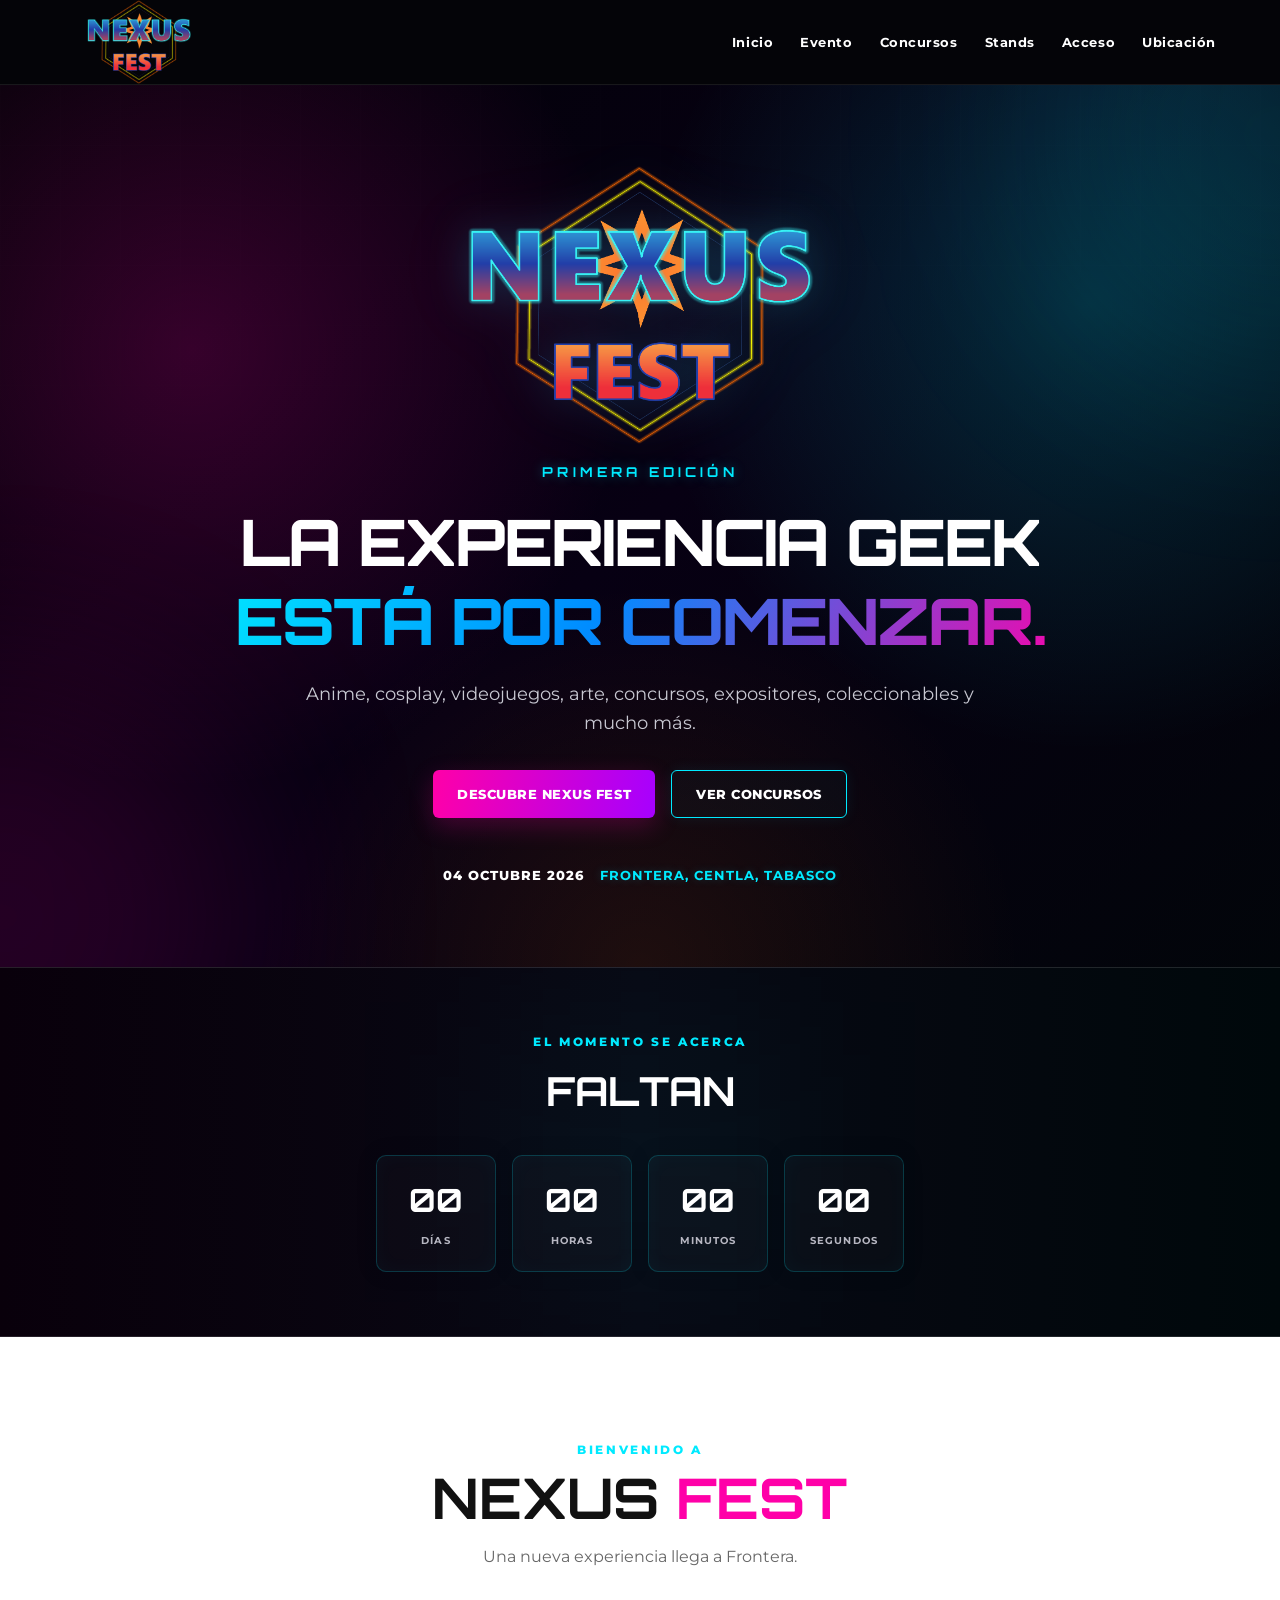
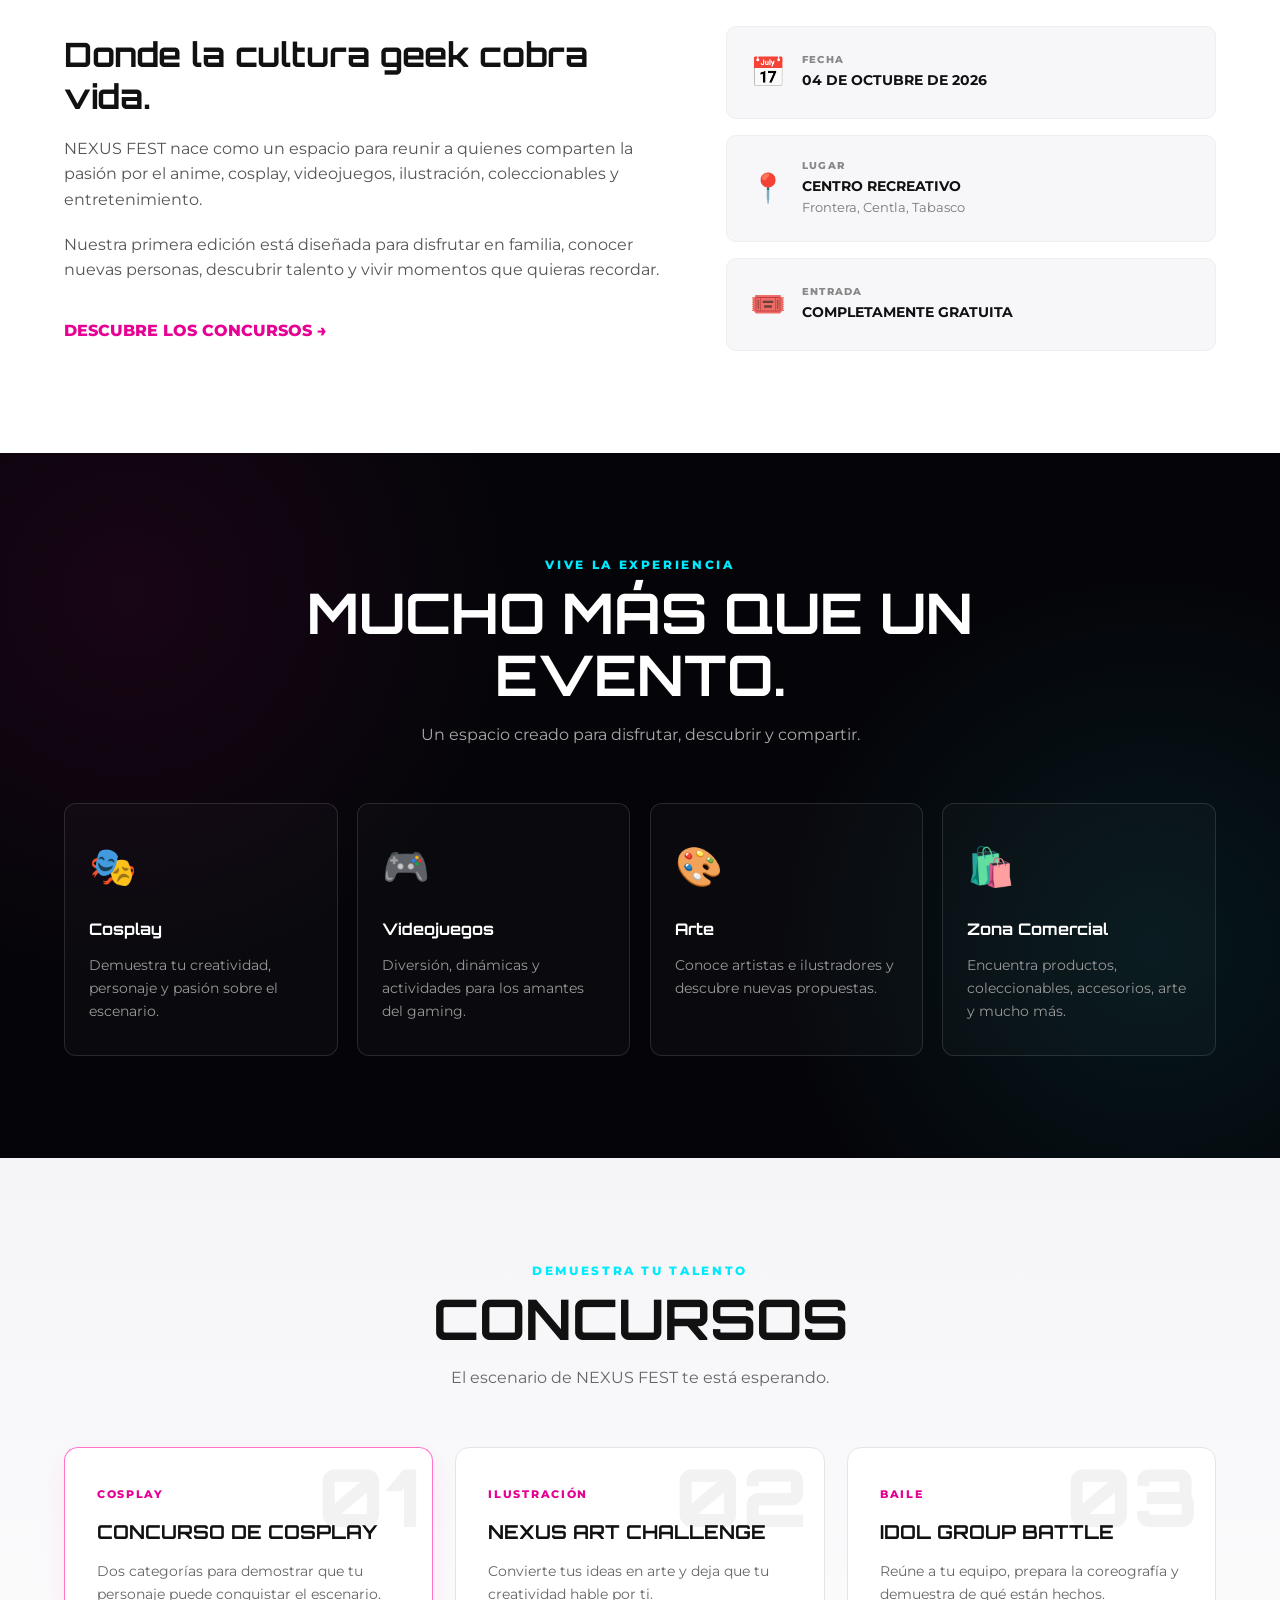
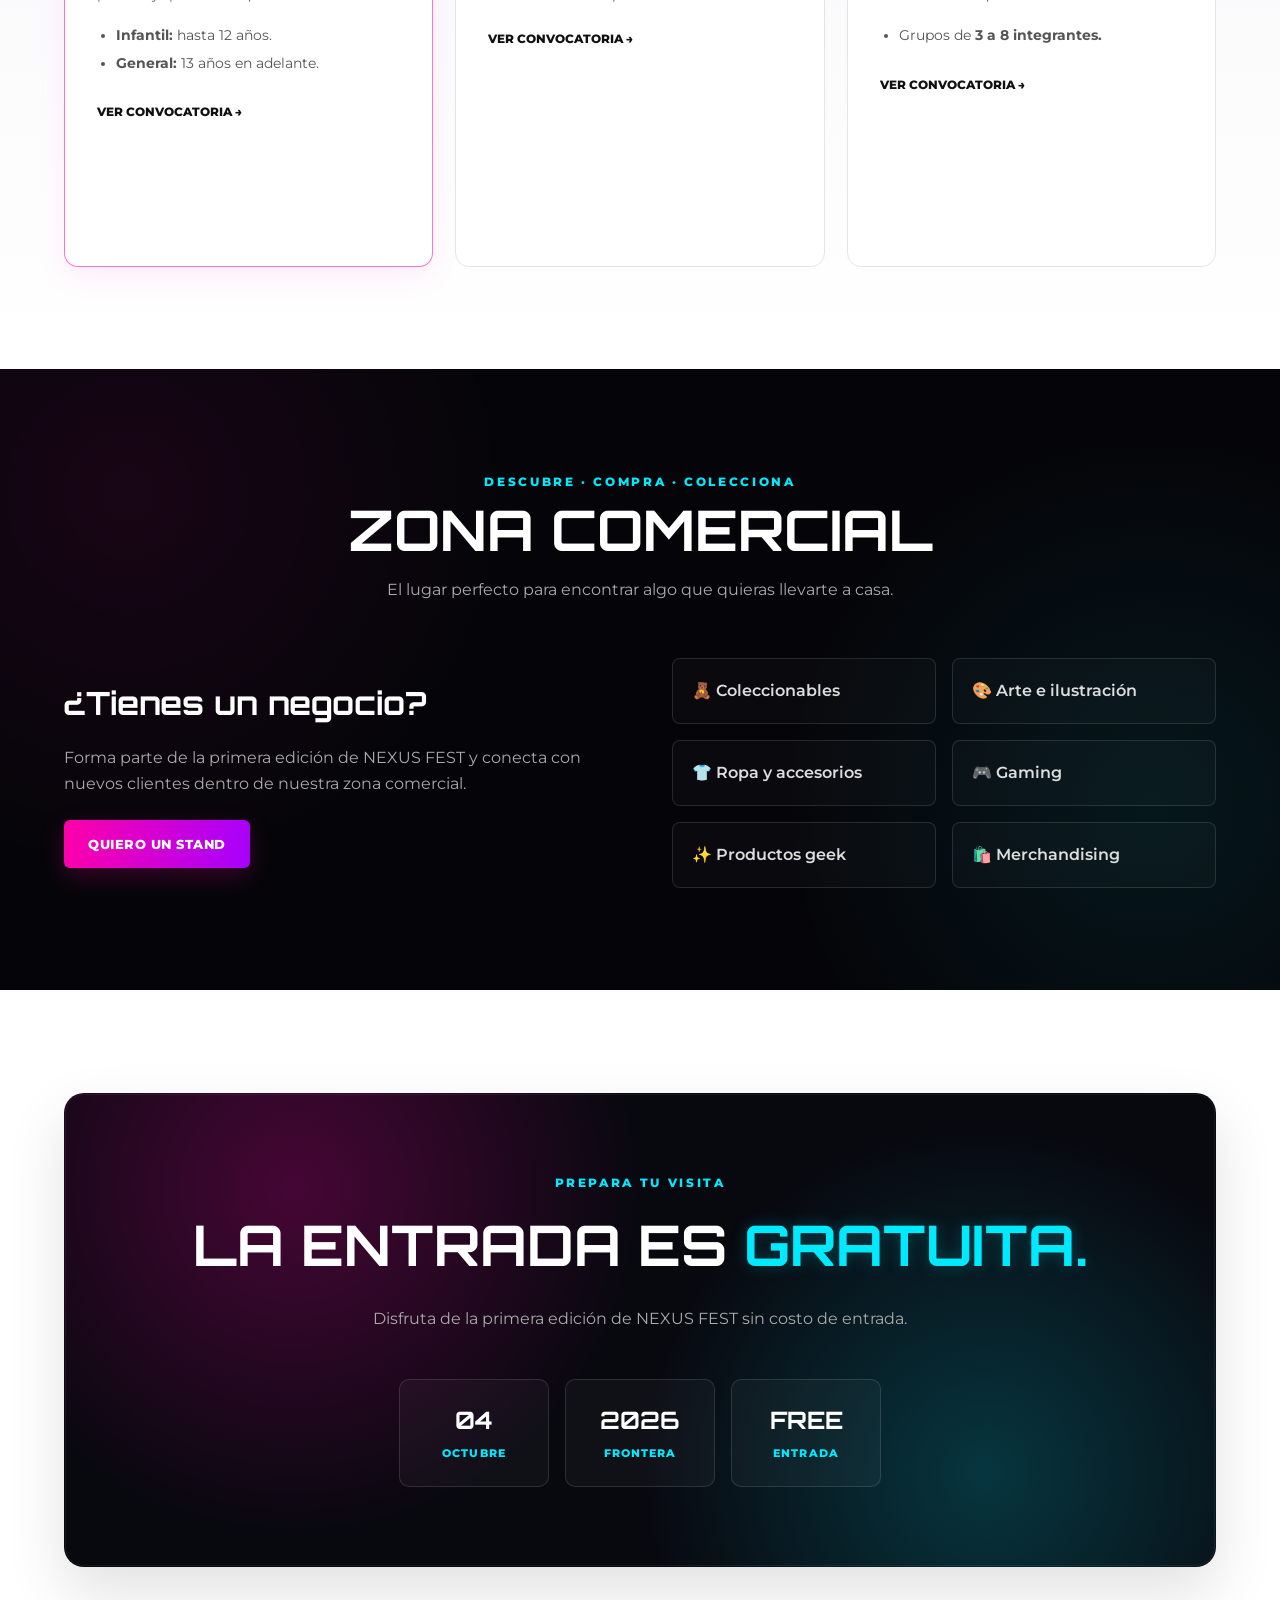
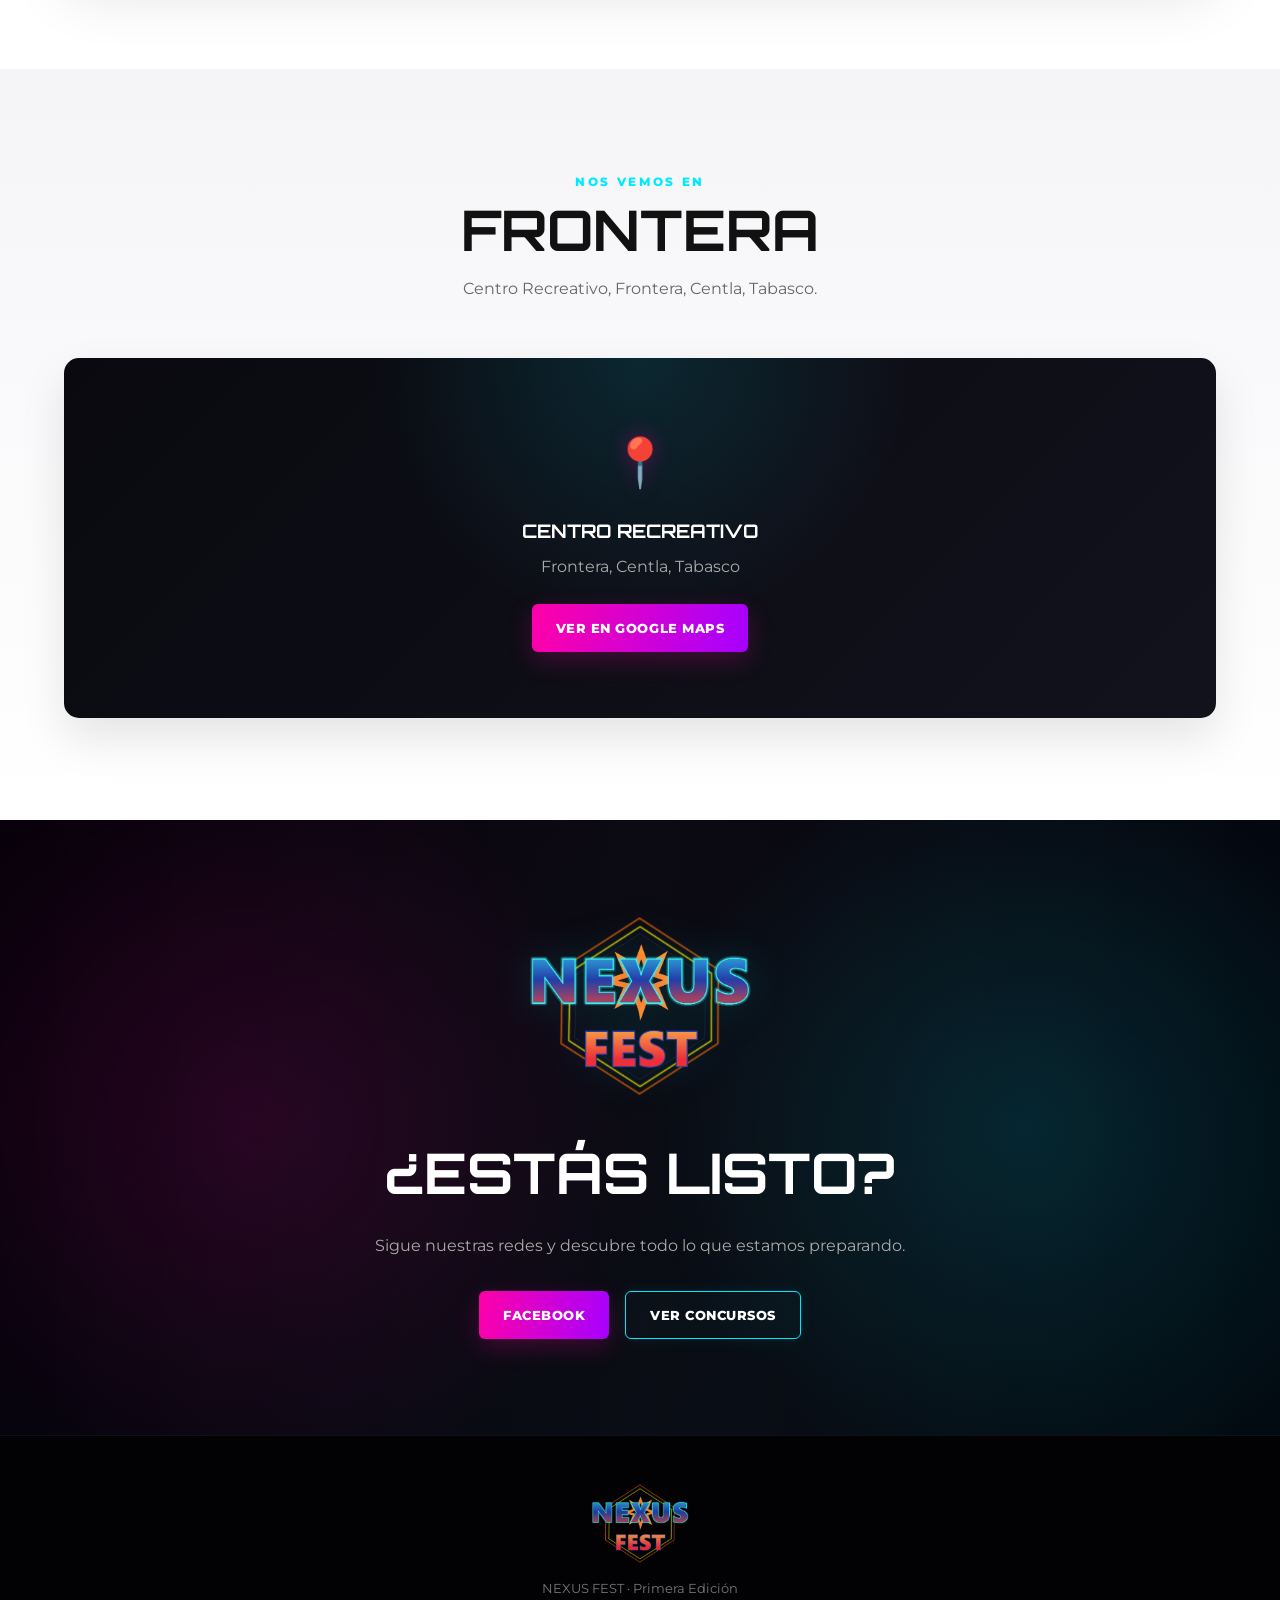
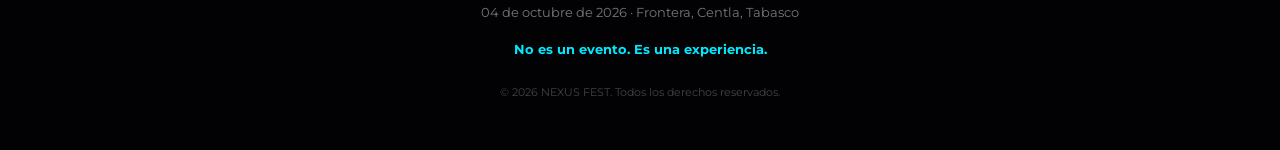
<file: index.html>
<!DOCTYPE html>
<html lang="es">
<head>
  <meta charset="UTF-8">

  <meta
    name="viewport"
    content="width=device-width, initial-scale=1.0"
  >

  <meta
    name="description"
    content="NEXUS FEST — Primera edición. Anime, cosplay, videojuegos, arte, concursos, expositores y entretenimiento en Frontera, Centla, Tabasco."
  >

  <meta
    name="theme-color"
    content="#050509"
  >

  <title>NEXUS FEST | Primera Edición</title>

  <!-- Google Fonts -->
  <link rel="preconnect" href="https://fonts.googleapis.com">
  <link rel="preconnect" href="https://fonts.gstatic.com" crossorigin>

  <link
    href="https://fonts.googleapis.com/css2?family=Montserrat:wght@400;500;600;700;800;900&family=Orbitron:wght@500;600;700;800&display=swap"
    rel="stylesheet"
  >

  <!-- CSS -->
  <link rel="stylesheet" href="css/styles.css">
</head>

<body>

  <!-- ========================= -->
  <!-- HEADER -->
  <!-- ========================= -->

  <header class="header" id="inicio">

    <div class="container nav">

      <a href="#inicio" class="logo">
        <img
          src="assets/img/logo-nexus-fest-sin-fondo.png"
          alt="NEXUS FEST"
        >
      </a>

      <!-- BOTÓN MENÚ MÓVIL -->
      <button
        class="menu-toggle"
        id="menuToggle"
        aria-label="Abrir menú"
        aria-expanded="false"
        type="button"
      >
        <span></span>
        <span></span>
        <span></span>
      </button>

      <!-- NAVEGACIÓN -->
      <nav class="nav-menu" id="navMenu">

        <ul class="nav-links">

          <li>
            <a href="#inicio">Inicio</a>
          </li>

          <li>
            <a href="#evento">Evento</a>
          </li>

          <li>
            <a href="#concursos">Concursos</a>
          </li>

          <li>
            <a href="#stands">Stands</a>
          </li>

          <li>
            <a href="#acceso">Acceso</a>
          </li>

          <li>
            <a href="#ubicacion">Ubicación</a>
          </li>

        </ul>

      </nav>

    </div>

  </header>


  <!-- ========================= -->
  <!-- HERO -->
  <!-- ========================= -->

  <main>

    <section class="hero">

      <div class="hero-background"></div>

      <div class="container hero-content">

        <div class="hero-logo">
          <img
            src="assets/img/logo-nexus-fest-sin-fondo.png"
            alt="NEXUS FEST Primera Edición"
          >
        </div>

        <p class="hero-edition">
          PRIMERA EDICIÓN
        </p>

        <h1>
          LA EXPERIENCIA GEEK
          <span>ESTÁ POR COMENZAR.</span>
        </h1>

        <p class="hero-description">
          Anime, cosplay, videojuegos, arte, concursos,
          expositores, coleccionables y mucho más.
        </p>

        <div class="hero-buttons">

          <a href="#evento" class="btn btn-primary">
            DESCUBRE NEXUS FEST
          </a>

          <a href="#concursos" class="btn btn-outline">
            VER CONCURSOS
          </a>

        </div>

        <div class="hero-date">

          <span>04 OCTUBRE 2026</span>
          <strong>FRONTERA, CENTLA, TABASCO</strong>

        </div>

      </div>

    </section>


    <!-- ========================= -->
    <!-- CUENTA REGRESIVA -->
    <!-- ========================= -->

    <section class="countdown-section">

      <div class="container">

        <p class="section-kicker">
          EL MOMENTO SE ACERCA
        </p>

        <h2>
          FALTAN
        </h2>

        <div class="countdown" id="countdown">

          <div class="count-box">
            <strong id="days">00</strong>
            <span>DÍAS</span>
          </div>

          <div class="count-box">
            <strong id="hours">00</strong>
            <span>HORAS</span>
          </div>

          <div class="count-box">
            <strong id="minutes">00</strong>
            <span>MINUTOS</span>
          </div>

          <div class="count-box">
            <strong id="seconds">00</strong>
            <span>SEGUNDOS</span>
          </div>

        </div>

      </div>

    </section>


    <!-- ========================= -->
    <!-- EVENTO -->
    <!-- ========================= -->

    <section class="section event-section" id="evento">

      <div class="container">

        <div class="section-heading">

          <p class="section-kicker">
            BIENVENIDO A
          </p>

          <h2>
            NEXUS <span>FEST</span>
          </h2>

          <p>
            Una nueva experiencia llega a Frontera.
          </p>

        </div>


        <div class="event-grid">

          <div class="event-text">

            <h3>
              Donde la cultura geek cobra vida.
            </h3>

            <p>
              NEXUS FEST nace como un espacio para reunir
              a quienes comparten la pasión por el anime,
              cosplay, videojuegos, ilustración, coleccionables
              y entretenimiento.
            </p>

            <p>
              Nuestra primera edición está diseñada para
              disfrutar en familia, conocer nuevas personas,
              descubrir talento y vivir momentos que quieras
              recordar.
            </p>

            <a href="#concursos" class="text-link">
              DESCUBRE LOS CONCURSOS →
            </a>

          </div>


          <div class="event-info">

            <div class="info-card">

              <span>📅</span>

              <div>
                <small>FECHA</small>
                <strong>04 DE OCTUBRE DE 2026</strong>
              </div>

            </div>


            <div class="info-card">

              <span>📍</span>

              <div>
                <small>LUGAR</small>
                <strong>
                  CENTRO RECREATIVO
                </strong>
                <em>
                  Frontera, Centla, Tabasco
                </em>
              </div>

            </div>


            <div class="info-card">

              <span>🎟️</span>

              <div>
                <small>ENTRADA</small>
                <strong>COMPLETAMENTE GRATUITA</strong>
              </div>

            </div>

          </div>

        </div>

      </div>

    </section>


    <!-- ========================= -->
    <!-- EXPERIENCIA -->
    <!-- ========================= -->

    <section class="section dark-section">

      <div class="container">

        <div class="section-heading light">

          <p class="section-kicker">
            VIVE LA EXPERIENCIA
          </p>

          <h2>
            MUCHO MÁS QUE UN EVENTO.
          </h2>

          <p>
            Un espacio creado para disfrutar,
            descubrir y compartir.
          </p>

        </div>


        <div class="experience-grid">

          <article class="experience-card">

            <div class="experience-icon">🎭</div>

            <h3>Cosplay</h3>

            <p>
              Demuestra tu creatividad, personaje
              y pasión sobre el escenario.
            </p>

          </article>


          <article class="experience-card">

            <div class="experience-icon">🎮</div>

            <h3>Videojuegos</h3>

            <p>
              Diversión, dinámicas y actividades
              para los amantes del gaming.
            </p>

          </article>


          <article class="experience-card">

            <div class="experience-icon">🎨</div>

            <h3>Arte</h3>

            <p>
              Conoce artistas e ilustradores
              y descubre nuevas propuestas.
            </p>

          </article>


          <article class="experience-card">

            <div class="experience-icon">🛍️</div>

            <h3>Zona Comercial</h3>

            <p>
              Encuentra productos, coleccionables,
              accesorios, arte y mucho más.
            </p>

          </article>

        </div>

      </div>

    </section>


    <!-- ========================= -->
    <!-- CONCURSOS -->
    <!-- ========================= -->

    <section class="section contests-section" id="concursos">

      <div class="container">

        <div class="section-heading">

          <p class="section-kicker">
            DEMUESTRA TU TALENTO
          </p>

          <h2>
            CONCURSOS
          </h2>

          <p>
            El escenario de NEXUS FEST te está esperando.
          </p>

        </div>


        <div class="contest-grid">


          <!-- COSPLAY -->

          <article class="contest-card featured">

            <div class="contest-number">
              01
            </div>

            <div class="contest-content">

              <span class="contest-tag">
                COSPLAY
              </span>

              <h3>
                CONCURSO DE COSPLAY
              </h3>

              <p>
                Dos categorías para demostrar que
                tu personaje puede conquistar el escenario.
              </p>

              <ul>

                <li>
                  <strong>Infantil:</strong>
                  hasta 12 años.
                </li>

                <li>
                  <strong>General:</strong>
                  13 años en adelante.
                </li>

              </ul>

              <a href="cosplay.html" class="contest-link">
                VER CONVOCATORIA →
              </a>

            </div>

          </article>


          <!-- ART -->

          <article class="contest-card">

            <div class="contest-number">
              02
            </div>

            <div class="contest-content">

              <span class="contest-tag">
                ILUSTRACIÓN
              </span>

              <h3>
                NEXUS ART CHALLENGE
              </h3>

              <p>
                Convierte tus ideas en arte y deja
                que tu creatividad hable por ti.
              </p>

              <a href="nexus-art-challenge.html" class="contest-link">
                VER CONVOCATORIA →
              </a>

            </div>

          </article>


          <!-- IDOL -->

          <article class="contest-card">

            <div class="contest-number">
              03
            </div>

            <div class="contest-content">

              <span class="contest-tag">
                BAILE
              </span>

              <h3>
                IDOL GROUP BATTLE
              </h3>

              <p>
                Reúne a tu equipo, prepara la coreografía
                y demuestra de qué están hechos.
              </p>

              <ul>

                <li>
                  Grupos de <strong>3 a 8 integrantes.</strong>
                </li>

              </ul>

              <a href="idol-group-battle.html" class="contest-link">
                VER CONVOCATORIA →
              </a>

            </div>

          </article>


        </div>

      </div>

    </section>


    <!-- ========================= -->
    <!-- STANDS -->
    <!-- ========================= -->

    <section class="section stands-section" id="stands">

      <div class="container">

        <div class="section-heading light">

          <p class="section-kicker">
            DESCUBRE · COMPRA · COLECCIONA
          </p>

          <h2>
            ZONA COMERCIAL
          </h2>

          <p>
            El lugar perfecto para encontrar
            algo que quieras llevarte a casa.
          </p>

        </div>


        <div class="stands-content">

          <div class="stands-text">

            <h3>
              ¿Tienes un negocio?
            </h3>

            <p>
              Forma parte de la primera edición de
              NEXUS FEST y conecta con nuevos clientes
              dentro de nuestra zona comercial.
            </p>

            <!--
              IMPORTANTE:
              Este enlace queda temporalmente en "#"
              hasta colocar el número oficial de WhatsApp.
            -->

            <a
              href="stands.html"
              class="btn btn-primary"
            >
              QUIERO UN STAND
            </a>

          </div>


          <div class="stands-list">

            <div>🧸 Coleccionables</div>
            <div>🎨 Arte e ilustración</div>
            <div>👕 Ropa y accesorios</div>
            <div>🎮 Gaming</div>
            <div>✨ Productos geek</div>
            <div>🛍️ Merchandising</div>

          </div>

        </div>

      </div>

    </section>


    <!-- ========================= -->
    <!-- ACCESO -->
    <!-- ========================= -->

    <section class="section access-section" id="acceso">

      <div class="container">

        <div class="access-box">

          <p class="section-kicker">
            PREPARA TU VISITA
          </p>

          <h2>
            LA ENTRADA ES
            <span>GRATUITA.</span>
          </h2>

          <p>
            Disfruta de la primera edición de
            NEXUS FEST sin costo de entrada.
          </p>

          <div class="access-details">

            <div>
              <strong>04</strong>
              <span>OCTUBRE</span>
            </div>

            <div>
              <strong>2026</strong>
              <span>FRONTERA</span>
            </div>

            <div>
              <strong>FREE</strong>
              <span>ENTRADA</span>
            </div>

          </div>

        </div>

      </div>

    </section>


    <!-- ========================= -->
    <!-- UBICACIÓN -->
    <!-- ========================= -->

    <section class="section location-section" id="ubicacion">

      <div class="container">

        <div class="section-heading">

          <p class="section-kicker">
            NOS VEMOS EN
          </p>

          <h2>
            FRONTERA
          </h2>

          <p>
            Centro Recreativo, Frontera,
            Centla, Tabasco.
          </p>

        </div>


        <div class="location-box">

          <div class="location-info">

            <span class="location-icon">
              📍
            </span>

            <h3>
              CENTRO RECREATIVO
            </h3>

            <p>
              Frontera, Centla, Tabasco
            </p>

            <a
              href="https://www.google.com/maps/search/?api=1&query=Centro+Recreativo+Frontera+Centla+Tabasco"
              target="_blank"
              rel="noopener noreferrer"
              class="btn btn-primary"
            >
              VER EN GOOGLE MAPS
            </a>

          </div>

        </div>

      </div>

    </section>


    <!-- ========================= -->
    <!-- CTA FINAL -->
    <!-- ========================= -->

    <section class="final-cta">

      <div class="container">

        <img
          src="assets/img/logo-nexus-fest-sin-fondo.png"
          alt="NEXUS FEST"
          class="final-logo"
        >

        <h2>
          ¿ESTÁS LISTO?
        </h2>

        <p>
          Sigue nuestras redes y descubre
          todo lo que estamos preparando.
        </p>

        <div class="cta-buttons">

          <!--
            El enlace oficial de Facebook se agregará
            cuando coloquemos la URL exacta de la página.
          -->

          <a
            href="https://www.facebook.com/share/1Kh1a2YHDY/"
            class="btn btn-primary"
          >
            FACEBOOK
          </a>

          <a
            href="#concursos"
            class="btn btn-outline"
          >
            VER CONCURSOS
          </a>

        </div>

      </div>

    </section>

  </main>


  <!-- ========================= -->
  <!-- FOOTER -->
  <!-- ========================= -->

  <footer class="footer">

    <div class="container">

      <img
        src="assets/img/logo-nexus-fest-sin-fondo.png"
        alt="NEXUS FEST"
        class="footer-logo"
      >

      <p>
        NEXUS FEST · Primera Edición
      </p>

      <p>
        04 de octubre de 2026 · Frontera, Centla, Tabasco
      </p>

      <p class="footer-slogan">
        No es un evento. Es una experiencia.
      </p>

      <small>
        © 2026 NEXUS FEST. Todos los derechos reservados.
      </small>

    </div>

  </footer>


  <!-- ========================= -->
  <!-- JAVASCRIPT -->
  <!-- ========================= -->

  <script src="js/main.js"></script>

</body>
</html>
</file>
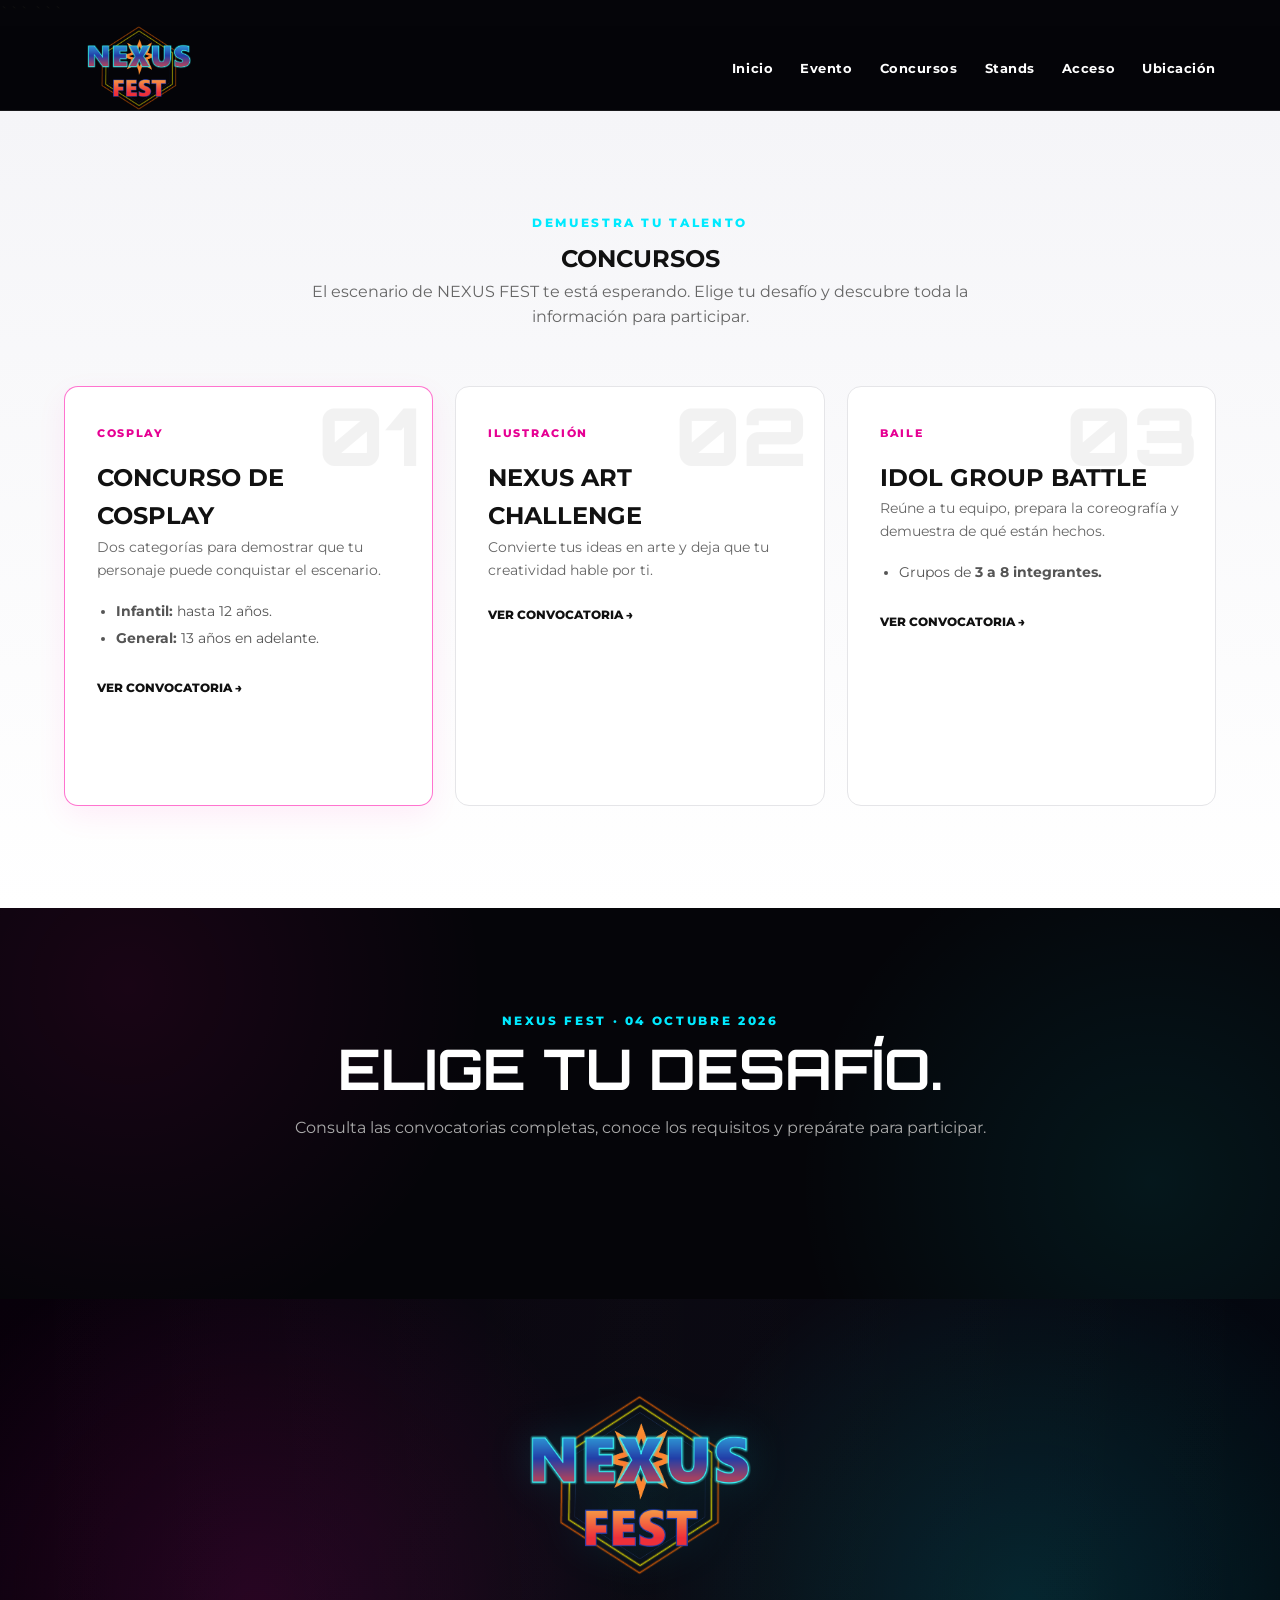
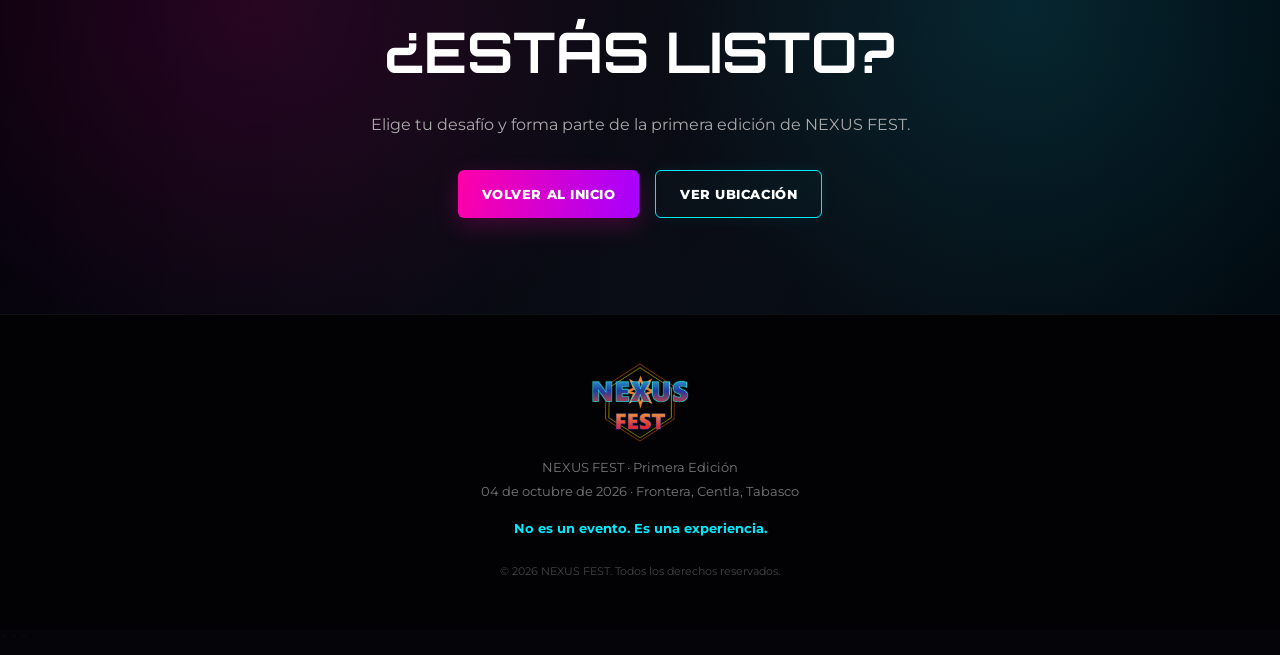
<file: concursos.html>
<!DOCTYPE html>

<html lang="es">

<head>

<meta charset="UTF-8">

<meta
    name="viewport"
    content="width=device-width, initial-scale=1.0"
>

<meta
    name="description"
    content="Concursos de NEXUS FEST — Cosplay, ilustración e Idol Group Battle en Frontera, Centla, Tabasco."
>

<meta
    name="theme-color"
    content="#050509"
>

<title>Concursos | NEXUS FEST</title>


<!-- ========================= -->
<!-- GOOGLE FONTS -->
<!-- ========================= -->

<link
    rel="preconnect"
    href="https://fonts.googleapis.com"
>

<link
    rel="preconnect"
    href="https://fonts.gstatic.com"
    crossorigin
>

<link
    href="https://fonts.googleapis.com/css2?family=Montserrat:wght@400;500;600;700;800;900&family=Orbitron:wght@500;600;700;800&display=swap"
    rel="stylesheet"
>


<!-- ========================= -->
<!-- CSS -->
<!-- ========================= -->

<link
    rel="stylesheet"
    href="css/styles.css"
>
```

</head>

<body>

```
<!-- ========================= -->
<!-- HEADER -->
<!-- ========================= -->

<header class="header">

    <div class="container nav">


        <!-- LOGO -->

        <a
            href="index.html"
            class="logo"
        >

            <img
                src="assets/img/logo-nexus-fest-sin-fondo.png"
                alt="NEXUS FEST"
            >

        </a>


        <!-- BOTÓN MENÚ MÓVIL -->

        <button
            class="menu-toggle"
            id="menuToggle"
            aria-label="Abrir menú"
            aria-expanded="false"
            type="button"
        >

            <span></span>
            <span></span>
            <span></span>

        </button>


        <!-- NAVEGACIÓN -->

        <nav
            class="nav-menu"
            id="navMenu"
        >

            <ul class="nav-links">

                <li>
                    <a href="index.html">
                        Inicio
                    </a>
                </li>

                <li>
                    <a href="index.html#evento">
                        Evento
                    </a>
                </li>

                <li>
                    <a
                        href="concursos.html"
                        class="active"
                    >
                        Concursos
                    </a>
                </li>

                <li>
                    <a href="index.html#stands">
                        Stands
                    </a>
                </li>

                <li>
                    <a href="index.html#acceso">
                        Acceso
                    </a>
                </li>

                <li>
                    <a href="index.html#ubicacion">
                        Ubicación
                    </a>
                </li>

            </ul>

        </nav>

    </div>

</header>



<!-- ========================= -->
<!-- CONTENIDO PRINCIPAL -->
<!-- ========================= -->

<main>


    <!-- ========================= -->
    <!-- ENCABEZADO -->
    <!-- ========================= -->

    <section class="section contests-section">

        <div class="container">


            <div class="section-heading">

                <p class="section-kicker">
                    DEMUESTRA TU TALENTO
                </p>

                <h1>
                    CONCURSOS
                </h1>

                <p>
                    El escenario de NEXUS FEST te está esperando.
                    Elige tu desafío y descubre toda la información
                    para participar.
                </p>

            </div>



            <!-- ========================= -->
            <!-- TARJETAS DE CONCURSOS -->
            <!-- ========================= -->

            <div class="contest-grid">


                <!-- ========================= -->
                <!-- COSPLAY -->
                <!-- ========================= -->

                <article class="contest-card featured">

                    <div class="contest-number">
                        01
                    </div>


                    <div class="contest-content">

                        <span class="contest-tag">
                            COSPLAY
                        </span>

                        <h2>
                            CONCURSO DE COSPLAY
                        </h2>

                        <p>
                            Dos categorías para demostrar que
                            tu personaje puede conquistar el escenario.
                        </p>


                        <ul>

                            <li>
                                <strong>Infantil:</strong>
                                hasta 12 años.
                            </li>

                            <li>
                                <strong>General:</strong>
                                13 años en adelante.
                            </li>

                        </ul>


                        <a
                            href="cosplay.html"
                            class="contest-link"
                        >
                            VER CONVOCATORIA →
                        </a>

                    </div>

                </article>



                <!-- ========================= -->
                <!-- NEXUS ART -->
                <!-- ========================= -->

                <article class="contest-card">

                    <div class="contest-number">
                        02
                    </div>


                    <div class="contest-content">

                        <span class="contest-tag">
                            ILUSTRACIÓN
                        </span>

                        <h2>
                            NEXUS ART CHALLENGE
                        </h2>

                        <p>
                            Convierte tus ideas en arte y deja
                            que tu creatividad hable por ti.
                        </p>


                        <a
                            href="nexus-art-challenge.html"
                            class="contest-link"
                        >
                            VER CONVOCATORIA →
                        </a>

                    </div>

                </article>



                <!-- ========================= -->
                <!-- IDOL GROUP -->
                <!-- ========================= -->

                <article class="contest-card">

                    <div class="contest-number">
                        03
                    </div>


                    <div class="contest-content">

                        <span class="contest-tag">
                            BAILE
                        </span>

                        <h2>
                            IDOL GROUP BATTLE
                        </h2>

                        <p>
                            Reúne a tu equipo, prepara la coreografía
                            y demuestra de qué están hechos.
                        </p>


                        <ul>

                            <li>
                                Grupos de
                                <strong>
                                    3 a 8 integrantes.
                                </strong>
                            </li>

                        </ul>


                        <a
                            href="idol-group-battle.html"
                            class="contest-link"
                        >
                            VER CONVOCATORIA →
                        </a>

                    </div>

                </article>


            </div>

        </div>

    </section>



    <!-- ========================= -->
    <!-- INFORMACIÓN -->
    <!-- ========================= -->

    <section class="section dark-section">

        <div class="container">

            <div class="section-heading light">

                <p class="section-kicker">
                    NEXUS FEST · 04 OCTUBRE 2026
                </p>

                <h2>
                    ELIGE TU DESAFÍO.
                </h2>

                <p>
                    Consulta las convocatorias completas,
                    conoce los requisitos y prepárate para participar.
                </p>

            </div>

        </div>

    </section>



    <!-- ========================= -->
    <!-- CTA -->
    <!-- ========================= -->

    <section class="final-cta">

        <div class="container">


            <img
                src="assets/img/logo-nexus-fest-sin-fondo.png"
                alt="NEXUS FEST"
                class="final-logo"
            >


            <h2>
                ¿ESTÁS LISTO?
            </h2>


            <p>
                Elige tu desafío y forma parte de la
                primera edición de NEXUS FEST.
            </p>


            <div class="cta-buttons">

                <a
                    href="index.html"
                    class="btn btn-primary"
                >
                    VOLVER AL INICIO
                </a>


                <a
                    href="index.html#ubicacion"
                    class="btn btn-outline"
                >
                    VER UBICACIÓN
                </a>

            </div>

        </div>

    </section>


</main>



<!-- ========================= -->
<!-- FOOTER -->
<!-- ========================= -->

<footer class="footer">

    <div class="container">


        <img
            src="assets/img/logo-nexus-fest-sin-fondo.png"
            alt="NEXUS FEST"
            class="footer-logo"
        >


        <p>
            NEXUS FEST · Primera Edición
        </p>


        <p>
            04 de octubre de 2026 · Frontera, Centla, Tabasco
        </p>


        <p class="footer-slogan">
            No es un evento. Es una experiencia.
        </p>


        <small>
            © 2026 NEXUS FEST. Todos los derechos reservados.
        </small>


    </div>

</footer>



<!-- ========================= -->
<!-- JAVASCRIPT -->
<!-- ========================= -->

<script src="js/main.js"></script>
```

</body>

</html>
</file>
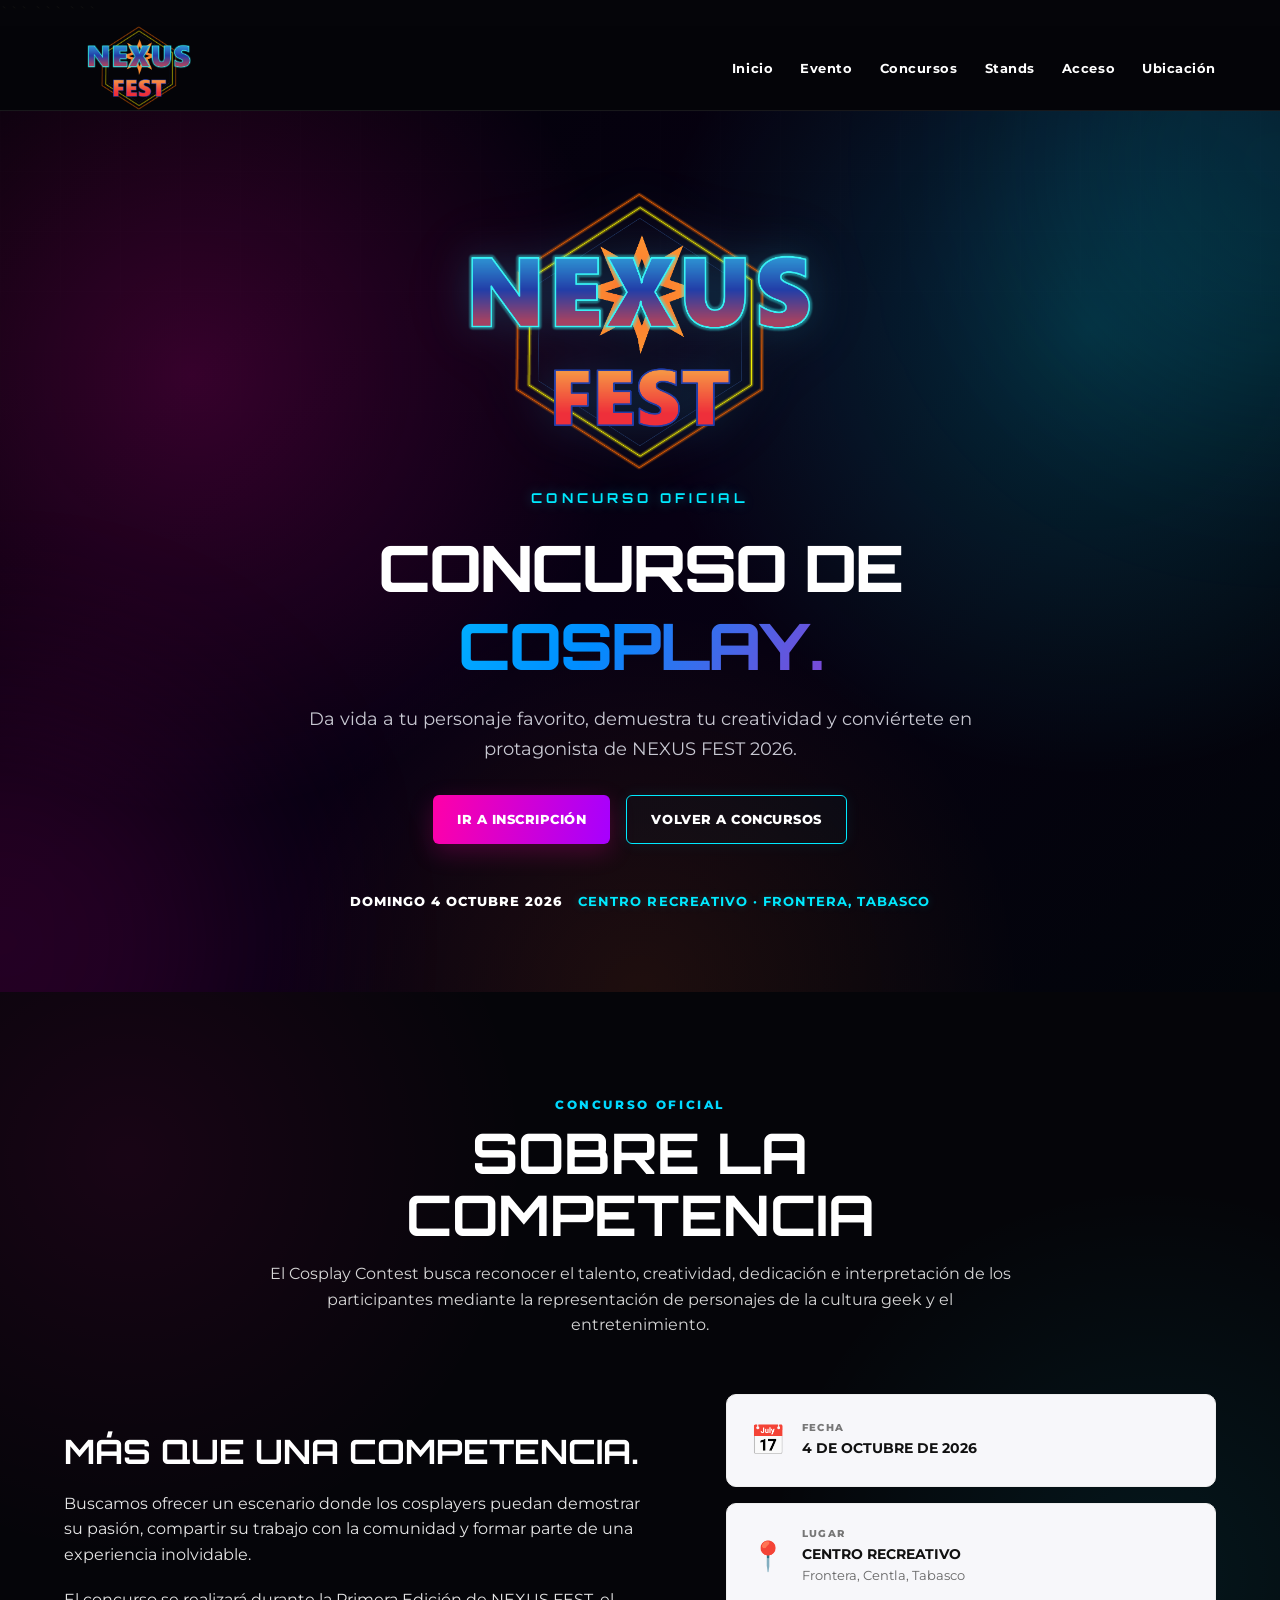
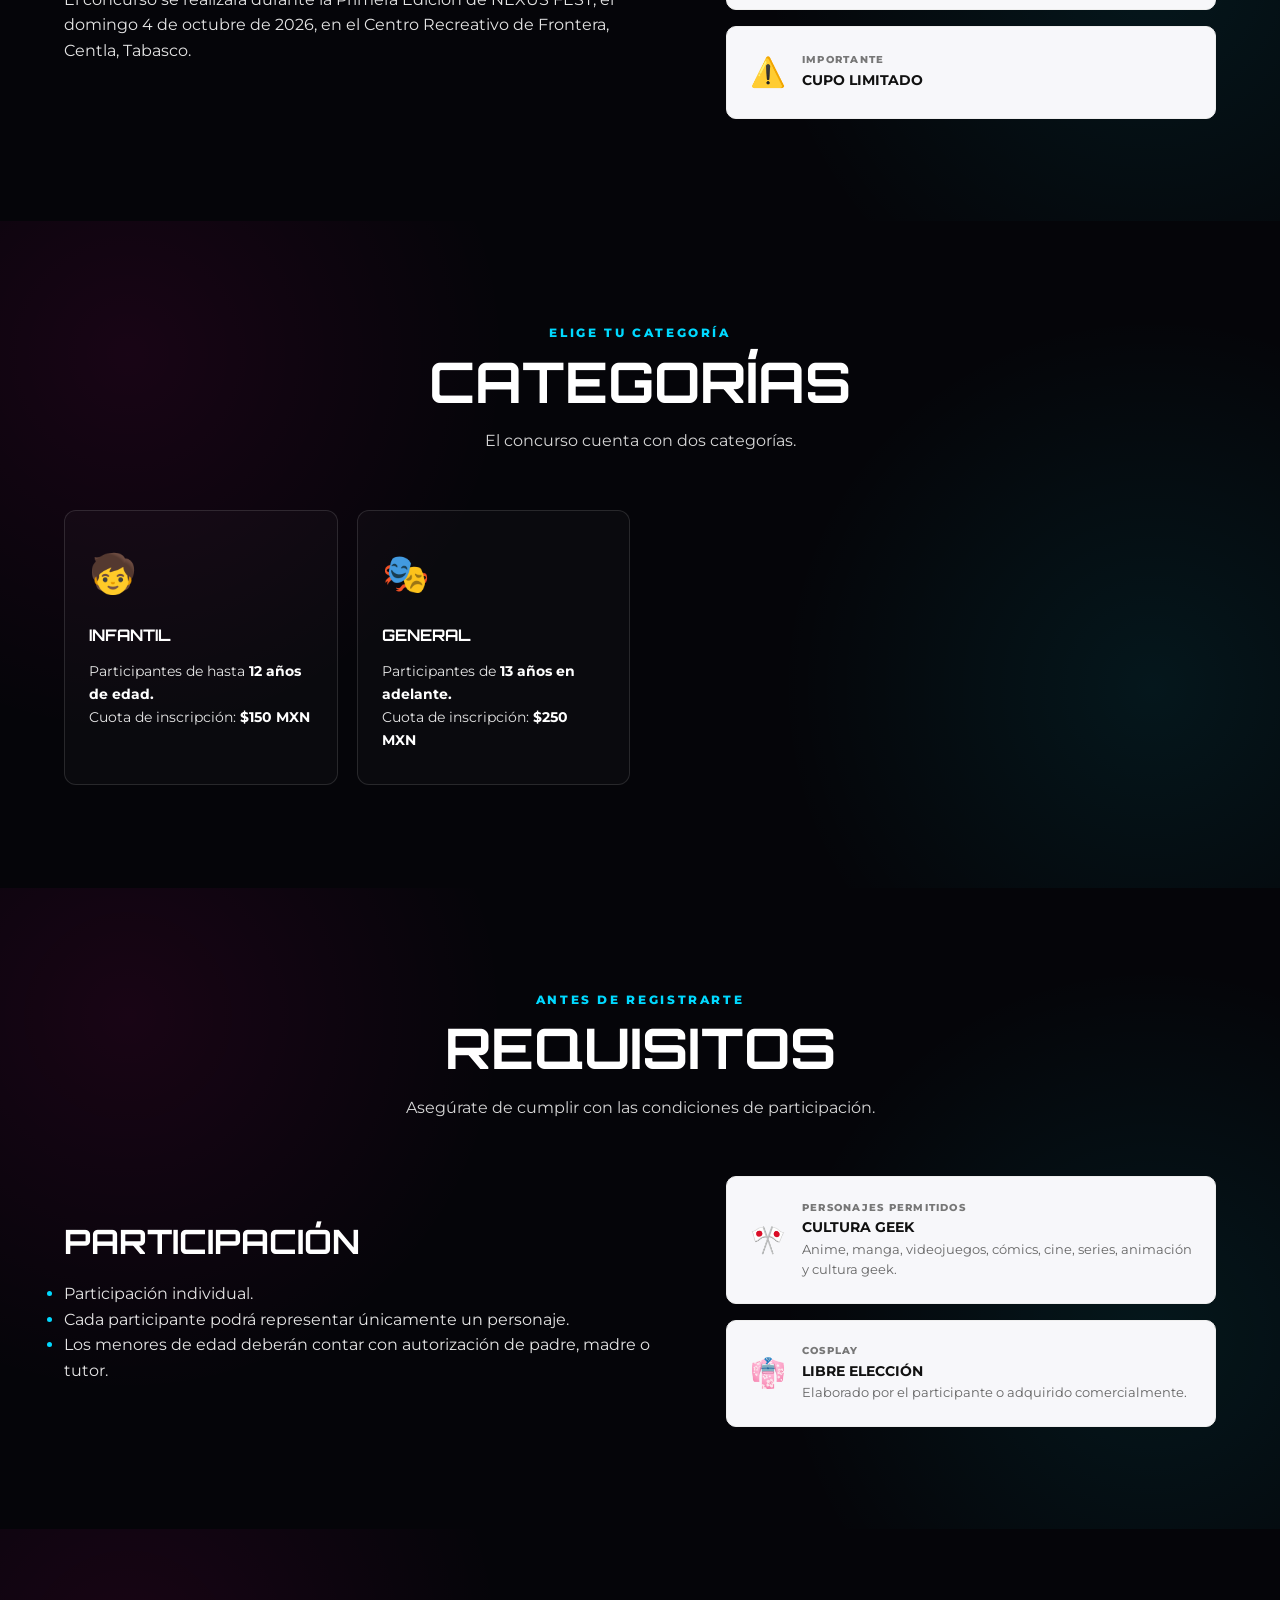
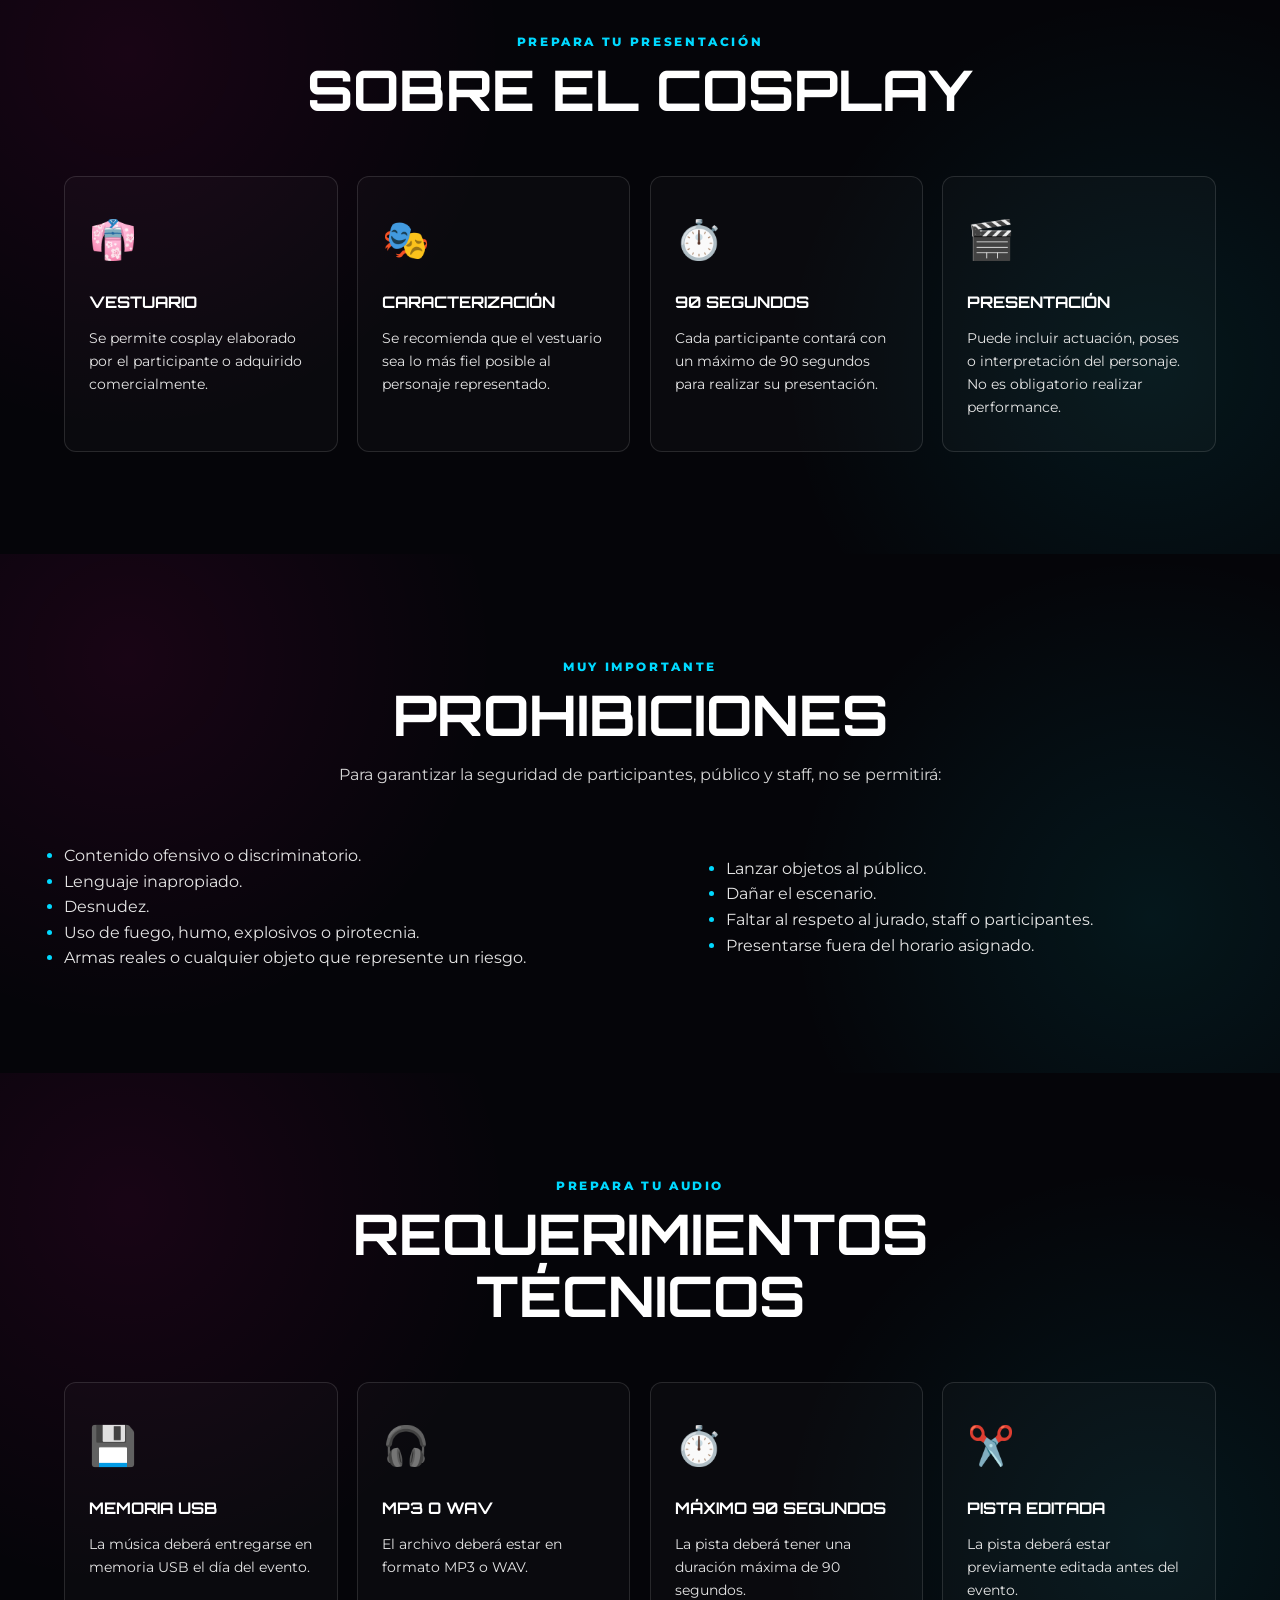
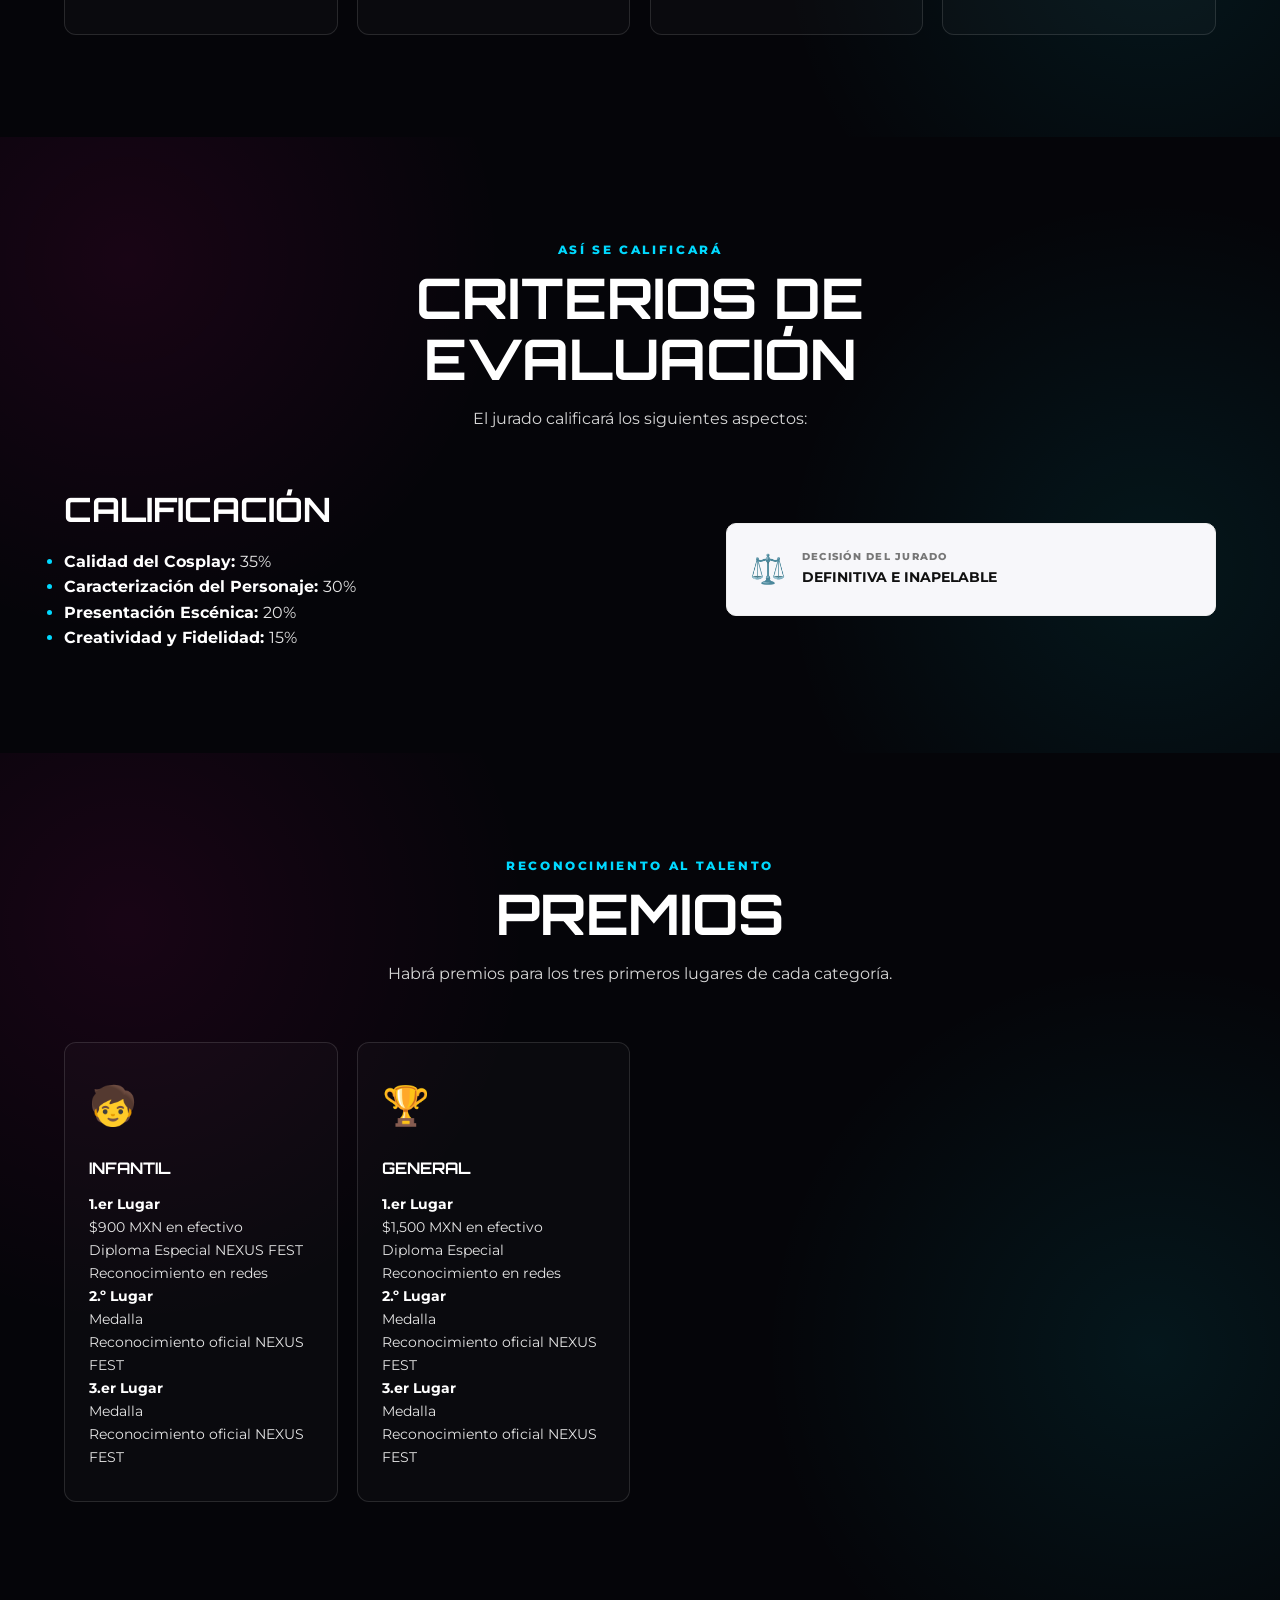
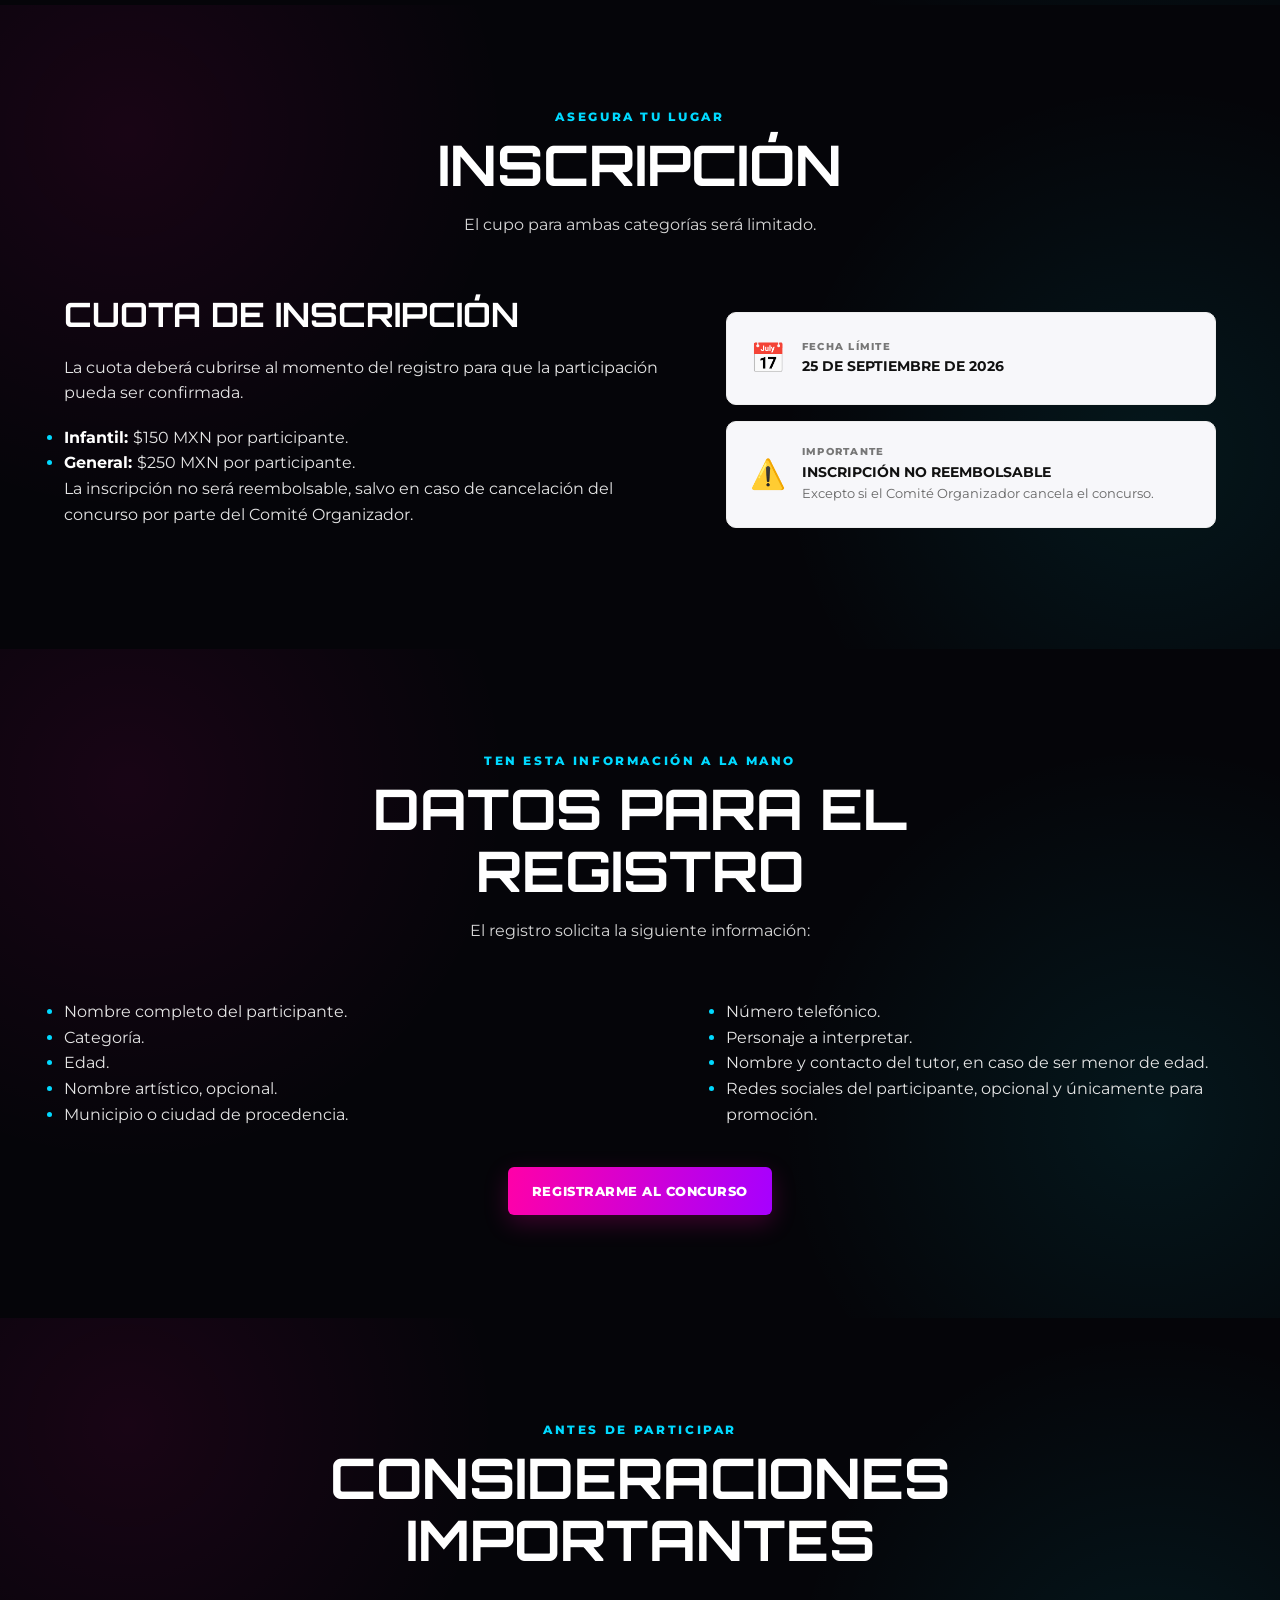
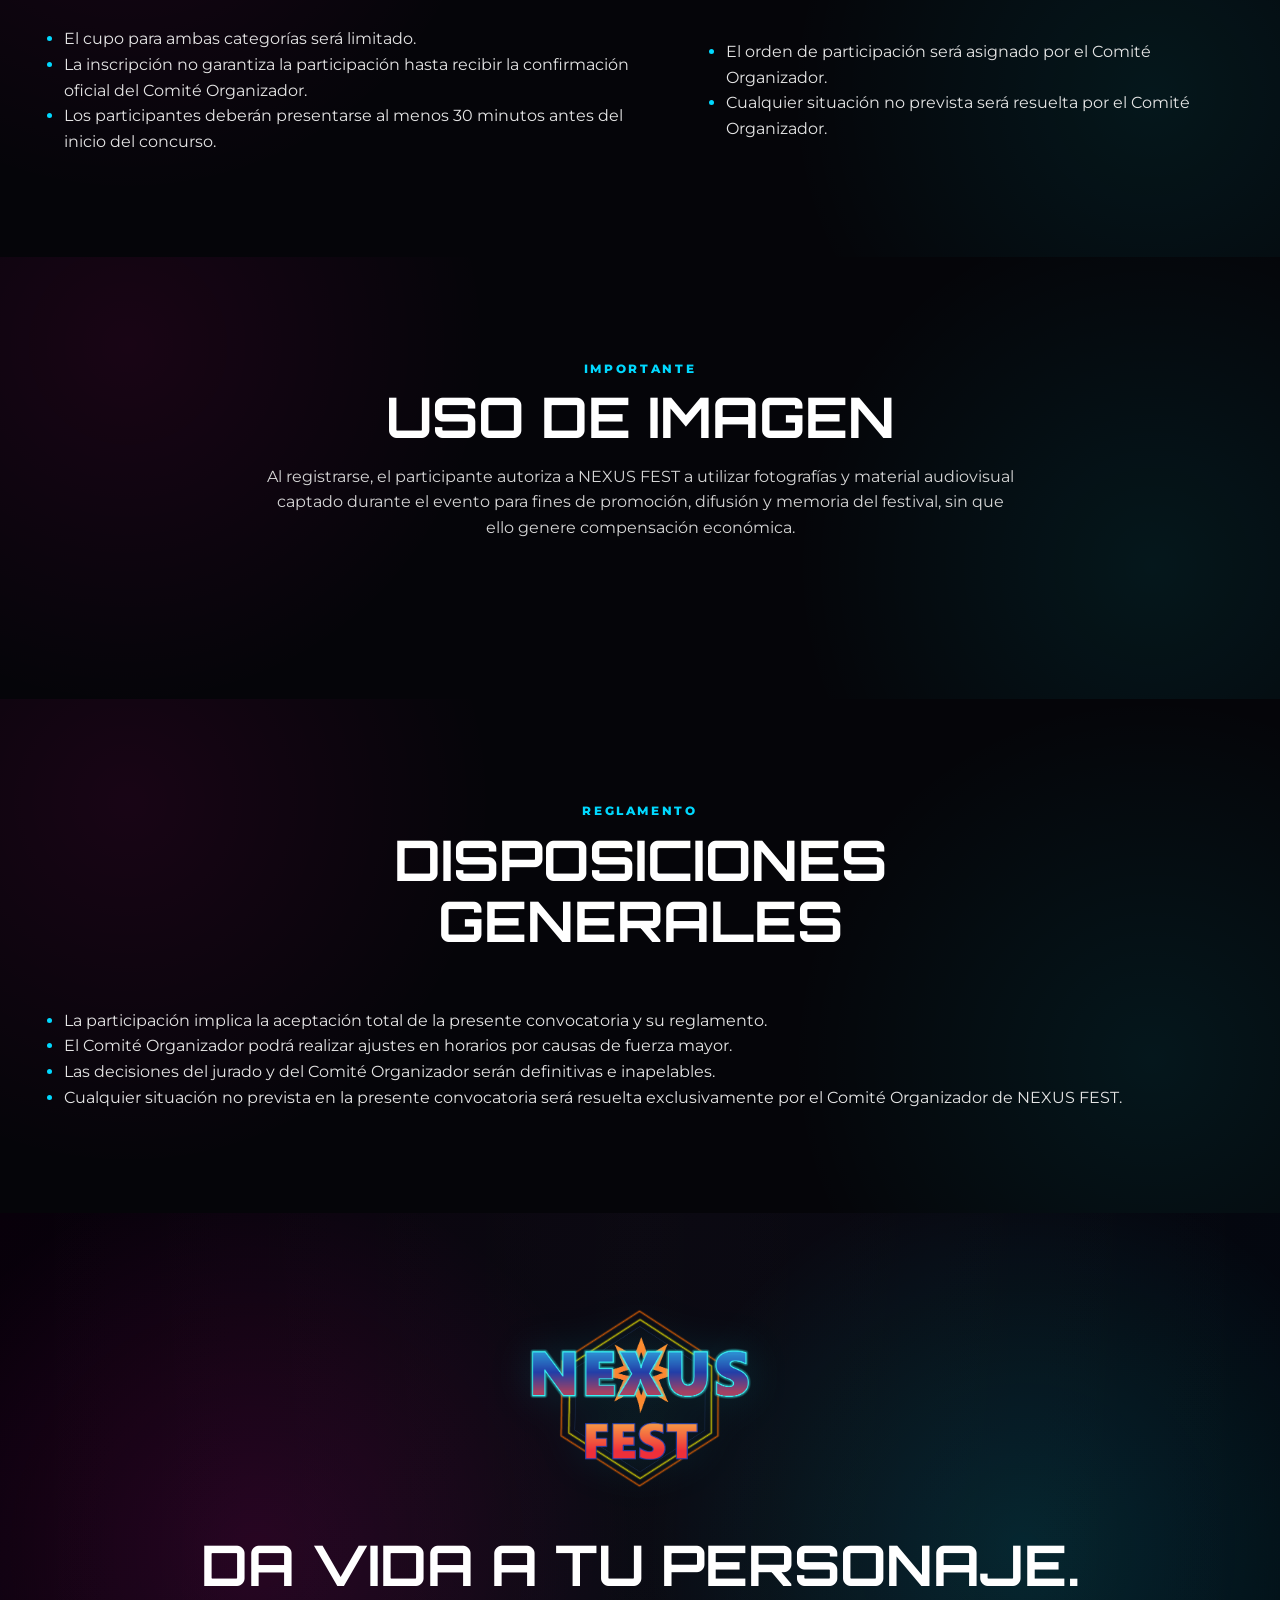
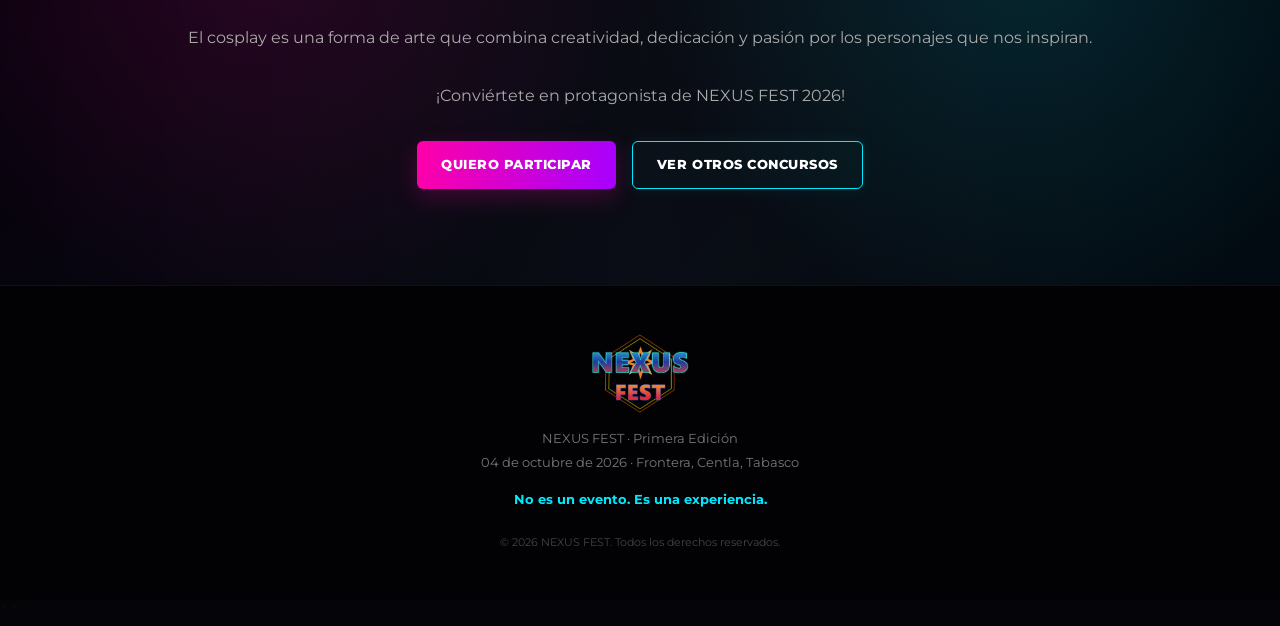
<file: cosplay.html>
<!DOCTYPE html>

<html lang="es">

<head>

```
<meta charset="UTF-8">

<meta
    name="viewport"
    content="width=device-width, initial-scale=1.0"
>

<meta
    name="description"
    content="Concurso Oficial de Cosplay NEXUS FEST — Categorías Infantil y General. Domingo 4 de octubre de 2026 en Frontera, Centla, Tabasco."
>

<meta
    name="theme-color"
    content="#050509"
>

<title>Concurso de Cosplay | NEXUS FEST</title>


<!-- ========================= -->
<!-- GOOGLE FONTS -->
<!-- ========================= -->

<link
    rel="preconnect"
    href="https://fonts.googleapis.com"
>

<link
    rel="preconnect"
    href="https://fonts.gstatic.com"
    crossorigin
>

<link
    href="https://fonts.googleapis.com/css2?family=Montserrat:wght@400;500;600;700;800;900&family=Orbitron:wght@500;600;700;800&display=swap"
    rel="stylesheet"
>


<!-- ========================= -->
<!-- CSS GENERAL -->
<!-- ========================= -->

<link
    rel="stylesheet"
    href="css/styles.css"
>


<!-- ===================================================== -->
<!-- CORRECCIÓN ESPECÍFICA DE COLORES PARA COSPLAY.HTML -->
<!-- ===================================================== -->

<style>

    /*
    ========================================================
    SECCIONES CLARAS
    ========================================================
    */

    .section:not(.dark-section) {
        color: #202020;
    }


    .section:not(.dark-section) .section-heading h1,
    .section:not(.dark-section) .section-heading h2,
    .section:not(.dark-section) .section-heading h3 {
        color: #111111 !important;
        opacity: 1 !important;
    }


    .section:not(.dark-section) .section-heading p:not(.section-kicker) {
        color: #555555 !important;
        opacity: 1 !important;
    }


    .section:not(.dark-section) .event-text {
        color: #222222 !important;
        opacity: 1 !important;
    }


    .section:not(.dark-section) .event-text h3,
    .section:not(.dark-section) .event-text h4 {
        color: #111111 !important;
        opacity: 1 !important;
    }


    .section:not(.dark-section) .event-text p,
    .section:not(.dark-section) .event-text li {
        color: #333333 !important;
        opacity: 1 !important;
    }


    .section:not(.dark-section) .event-text strong {
        color: #111111 !important;
    }


    .section:not(.dark-section) .event-text ul {
        color: #333333 !important;
    }


    .section:not(.dark-section) .section-kicker {
        color: #00d9ff !important;
        opacity: 1 !important;
    }


    /*
    ========================================================
    LISTAS DE SECCIONES CLARAS
    ========================================================
    */

    .section:not(.dark-section) .event-text ul li::marker {
        color: #00bcd4;
    }


    /*
    ========================================================
    SECCIONES OSCURAS
    ========================================================
    */

    .dark-section {
        color: #ffffff;
    }


    .dark-section .section-heading h1,
    .dark-section .section-heading h2,
    .dark-section .section-heading h3 {
        color: #ffffff !important;
        opacity: 1 !important;
    }


    .dark-section .section-heading p:not(.section-kicker) {
        color: #d6d6d6 !important;
        opacity: 1 !important;
    }


    .dark-section .event-text {
        color: #eeeeee !important;
        opacity: 1 !important;
    }


    .dark-section .event-text h3,
    .dark-section .event-text h4 {
        color: #ffffff !important;
        opacity: 1 !important;
    }


    .dark-section .event-text p,
    .dark-section .event-text li {
        color: #e5e5e5 !important;
        opacity: 1 !important;
    }


    .dark-section .event-text strong {
        color: #ffffff !important;
    }


    .dark-section .section-kicker {
        color: #00d9ff !important;
        opacity: 1 !important;
    }


    .dark-section .event-text ul li::marker {
        color: #00d9ff;
    }


    /*
    ========================================================
    CUADROS BLANCOS
    ========================================================
    */

    .info-card {
        color: #222222 !important;
        opacity: 1 !important;
    }


    .info-card small {
        color: #777777 !important;
        opacity: 1 !important;
    }


    .info-card strong {
        color: #111111 !important;
        opacity: 1 !important;
    }


    .info-card em {
        color: #666666 !important;
        opacity: 1 !important;
    }


    /*
    ========================================================
    TARJETAS OSCURAS DE EXPERIENCIA
    ========================================================
    */

    .experience-card h3 {
        color: #ffffff !important;
        opacity: 1 !important;
    }


    .experience-card p {
        color: #e5e5e5 !important;
        opacity: 1 !important;
    }


    .experience-card strong {
        color: #ffffff !important;
    }


    /*
    ========================================================
    BOTONES
    ========================================================
    */

    .btn {
        opacity: 1 !important;
    }


    /*
    ========================================================
    CORRECCIÓN ESPECÍFICA PARA SECCIONES CLARAS
    ========================================================
    */

    #informacion .event-text,
    #informacion .event-text p,

    .section:not(.dark-section) .event-text,
    .section:not(.dark-section) .event-text p,
    .section:not(.dark-section) .event-text li,

    .section:not(.dark-section) .event-text h3 {
        color: #222222 !important;
        opacity: 1 !important;
    }


    /*
    ========================================================
    MOBILE
    ========================================================
    */

    @media (max-width: 768px) {

        .section:not(.dark-section) .event-text,
        .section:not(.dark-section) .event-text p,
        .section:not(.dark-section) .event-text li {
            color: #222222 !important;
            opacity: 1 !important;
        }


        .dark-section .event-text,
        .dark-section .event-text p,
        .dark-section .event-text li {
            color: #eeeeee !important;
            opacity: 1 !important;
        }

    }

</style>
```

</head>

<body>

```
<!-- ========================= -->
<!-- HEADER -->
<!-- ========================= -->

<header class="header">

    <div class="container nav">

        <!-- LOGO -->

        <a
            href="index.html"
            class="logo"
        >

            <img
                src="assets/img/logo-nexus-fest-sin-fondo.png"
                alt="NEXUS FEST"
            >

        </a>


        <!-- BOTÓN MENÚ MÓVIL -->

        <button
            class="menu-toggle"
            id="menuToggle"
            aria-label="Abrir menú"
            aria-expanded="false"
            type="button"
        >

            <span></span>
            <span></span>
            <span></span>

        </button>


        <!-- NAVEGACIÓN -->

        <nav
            class="nav-menu"
            id="navMenu"
        >

            <ul class="nav-links">

                <li>
                    <a href="index.html">
                        Inicio
                    </a>
                </li>

                <li>
                    <a href="index.html#evento">
                        Evento
                    </a>
                </li>

                <li>
                    <a
                        href="concursos.html"
                        class="active"
                    >
                        Concursos
                    </a>
                </li>

                <li>
                    <a href="index.html#stands">
                        Stands
                    </a>
                </li>

                <li>
                    <a href="index.html#acceso">
                        Acceso
                    </a>
                </li>

                <li>
                    <a href="index.html#ubicacion">
                        Ubicación
                    </a>
                </li>

            </ul>

        </nav>

    </div>

</header>



<!-- ========================= -->
<!-- CONTENIDO PRINCIPAL -->
<!-- ========================= -->

<main>


    <!-- ========================= -->
    <!-- HERO -->
    <!-- ========================= -->

    <section class="hero">

        <div class="hero-background"></div>

        <div class="container hero-content">


            <div class="hero-logo">

                <img
                    src="assets/img/logo-nexus-fest-sin-fondo.png"
                    alt="NEXUS FEST"
                >

            </div>


            <p class="hero-edition">
                CONCURSO OFICIAL
            </p>


            <h1>

                CONCURSO DE

                <span>
                    COSPLAY.
                </span>

            </h1>


            <p class="hero-description">

                Da vida a tu personaje favorito,
                demuestra tu creatividad y conviértete
                en protagonista de NEXUS FEST 2026.

            </p>


            <div class="hero-buttons">

                <a
                    href="#inscripcion"
                    class="btn btn-primary"
                >
                    IR A INSCRIPCIÓN
                </a>


                <a
                    href="concursos.html"
                    class="btn btn-outline"
                >
                    VOLVER A CONCURSOS
                </a>

            </div>


            <div class="hero-date">

                <span>
                    DOMINGO 4 OCTUBRE 2026
                </span>

                <strong>
                    CENTRO RECREATIVO · FRONTERA, TABASCO
                </strong>

            </div>

        </div>

    </section>



    <!-- ========================= -->
    <!-- PRESENTACIÓN -->
    <!-- ========================= -->

    <section
        class="section dark-section"
        id="inscripcion">

        <div class="container">


            <div class="section-heading">

                <p class="section-kicker">
                    CONCURSO OFICIAL
                </p>

                <h2>
                    SOBRE LA COMPETENCIA
                </h2>

                <p>

                    El Cosplay Contest busca reconocer
                    el talento, creatividad, dedicación
                    e interpretación de los participantes
                    mediante la representación de
                    personajes de la cultura geek
                    y el entretenimiento.

                </p>

            </div>


            <div class="event-grid">


                <div class="event-text">

                    <h3>
                        MÁS QUE UNA COMPETENCIA.
                    </h3>


                    <p>

                        Buscamos ofrecer un escenario
                        donde los cosplayers puedan
                        demostrar su pasión, compartir
                        su trabajo con la comunidad
                        y formar parte de una experiencia
                        inolvidable.

                    </p>


                    <p>

                        El concurso se realizará durante
                        la Primera Edición de NEXUS FEST,
                        el domingo 4 de octubre de 2026,
                        en el Centro Recreativo de
                        Frontera, Centla, Tabasco.

                    </p>

                </div>


                <div class="event-info">


                    <div class="info-card">

                        <span>
                            📅
                        </span>

                        <div>

                            <small>
                                FECHA
                            </small>

                            <strong>
                                4 DE OCTUBRE DE 2026
                            </strong>

                        </div>

                    </div>


                    <div class="info-card">

                        <span>
                            📍
                        </span>

                        <div>

                            <small>
                                LUGAR
                            </small>

                            <strong>
                                CENTRO RECREATIVO
                            </strong>

                            <em>
                                Frontera, Centla, Tabasco
                            </em>

                        </div>

                    </div>


                    <div class="info-card">

                        <span>
                            ⚠️
                        </span>

                        <div>

                            <small>
                                IMPORTANTE
                            </small>

                            <strong>
                                CUPO LIMITADO
                            </strong>

                        </div>

                    </div>


                </div>

            </div>

        </div>

    </section>



    <!-- ========================= -->
    <!-- CATEGORÍAS -->
    <!-- ========================= -->

    <section class="section dark-section">

        <div class="container">


            <div class="section-heading light">

                <p class="section-kicker">
                    ELIGE TU CATEGORÍA
                </p>

                <h2>
                    CATEGORÍAS
                </h2>

                <p>
                    El concurso cuenta con dos categorías.
                </p>

            </div>


            <div class="experience-grid">


                <article class="experience-card">

                    <div class="experience-icon">
                        🧒
                    </div>

                    <h3>
                        INFANTIL
                    </h3>

                    <p>
                        Participantes de hasta
                        <strong>12 años de edad.</strong>
                    </p>

                    <p>
                        Cuota de inscripción:
                        <strong>$150 MXN</strong>
                    </p>

                </article>


                <article class="experience-card">

                    <div class="experience-icon">
                        🎭
                    </div>

                    <h3>
                        GENERAL
                    </h3>

                    <p>
                        Participantes de
                        <strong>13 años en adelante.</strong>
                    </p>

                    <p>
                        Cuota de inscripción:
                        <strong>$250 MXN</strong>
                    </p>

                </article>


            </div>

        </div>

    </section>



    <!-- ========================= -->
    <!-- REQUISITOS -->
    <!-- ========================= -->

    <section class="section dark-section">

        <div class="container">


            <div class="section-heading">

                <p class="section-kicker">
                    ANTES DE REGISTRARTE
                </p>

                <h2>
                    REQUISITOS
                </h2>

                <p>
                    Asegúrate de cumplir con las
                    condiciones de participación.
                </p>

            </div>


            <div class="event-grid">


                <div class="event-text">

                    <h3>
                        PARTICIPACIÓN
                    </h3>

                    <ul>

                        <li>
                            Participación individual.
                        </li>

                        <li>
                            Cada participante podrá
                            representar únicamente
                            un personaje.
                        </li>

                        <li>
                            Los menores de edad deberán
                            contar con autorización de
                            padre, madre o tutor.
                        </li>

                    </ul>

                </div>


                <div class="event-info">

                    <div class="info-card">

                        <span>
                            🎌
                        </span>

                        <div>

                            <small>
                                PERSONAJES PERMITIDOS
                            </small>

                            <strong>
                                CULTURA GEEK
                            </strong>

                            <em>
                                Anime, manga, videojuegos,
                                cómics, cine, series,
                                animación y cultura geek.
                            </em>

                        </div>

                    </div>


                    <div class="info-card">

                        <span>
                            👘
                        </span>

                        <div>

                            <small>
                                COSPLAY
                            </small>

                            <strong>
                                LIBRE ELECCIÓN
                            </strong>

                            <em>
                                Elaborado por el participante
                                o adquirido comercialmente.
                            </em>

                        </div>

                    </div>

                </div>

            </div>

        </div>

    </section>



    <!-- ========================= -->
    <!-- SOBRE EL COSPLAY -->
    <!-- ========================= -->

    <section class="section dark-section">

        <div class="container">


            <div class="section-heading light">

                <p class="section-kicker">
                    PREPARA TU PRESENTACIÓN
                </p>

                <h2>
                    SOBRE EL COSPLAY
                </h2>

            </div>


            <div class="experience-grid">


                <article class="experience-card">

                    <div class="experience-icon">
                        👘
                    </div>

                    <h3>
                        VESTUARIO
                    </h3>

                    <p>
                        Se permite cosplay elaborado
                        por el participante o adquirido
                        comercialmente.
                    </p>

                </article>


                <article class="experience-card">

                    <div class="experience-icon">
                        🎭
                    </div>

                    <h3>
                        CARACTERIZACIÓN
                    </h3>

                    <p>
                        Se recomienda que el vestuario
                        sea lo más fiel posible al
                        personaje representado.
                    </p>

                </article>


                <article class="experience-card">

                    <div class="experience-icon">
                        ⏱️
                    </div>

                    <h3>
                        90 SEGUNDOS
                    </h3>

                    <p>
                        Cada participante contará con
                        un máximo de 90 segundos para
                        realizar su presentación.
                    </p>

                </article>


                <article class="experience-card">

                    <div class="experience-icon">
                        🎬
                    </div>

                    <h3>
                        PRESENTACIÓN
                    </h3>

                    <p>
                        Puede incluir actuación,
                        poses o interpretación
                        del personaje.
                    </p>

                    <p>
                        No es obligatorio realizar
                        performance.
                    </p>

                </article>


            </div>

        </div>

    </section>



    <!-- ========================= -->
    <!-- PROHIBICIONES -->
    <!-- ========================= -->

    <section class="section dark-section">

        <div class="container">


            <div class="section-heading">

                <p class="section-kicker">
                    MUY IMPORTANTE
                </p>

                <h2>
                    PROHIBICIONES
                </h2>

                <p>
                    Para garantizar la seguridad de
                    participantes, público y staff,
                    no se permitirá:
                </p>

            </div>


            <div class="event-grid">


                <div class="event-text">

                    <ul>

                        <li>
                            Contenido ofensivo o discriminatorio.
                        </li>

                        <li>
                            Lenguaje inapropiado.
                        </li>

                        <li>
                            Desnudez.
                        </li>

                        <li>
                            Uso de fuego, humo, explosivos
                            o pirotecnia.
                        </li>

                        <li>
                            Armas reales o cualquier objeto
                            que represente un riesgo.
                        </li>

                    </ul>

                </div>


                <div class="event-text">

                    <ul>

                        <li>
                            Lanzar objetos al público.
                        </li>

                        <li>
                            Dañar el escenario.
                        </li>

                        <li>
                            Faltar al respeto al jurado,
                            staff o participantes.
                        </li>

                        <li>
                            Presentarse fuera del horario
                            asignado.
                        </li>

                    </ul>

                </div>


            </div>

        </div>

    </section>



    <!-- ========================= -->
    <!-- REQUERIMIENTOS TÉCNICOS -->
    <!-- ========================= -->

    <section class="section dark-section">

        <div class="container">


            <div class="section-heading light">

                <p class="section-kicker">
                    PREPARA TU AUDIO
                </p>

                <h2>
                    REQUERIMIENTOS TÉCNICOS
                </h2>

            </div>


            <div class="experience-grid">


                <article class="experience-card">

                    <div class="experience-icon">
                        💾
                    </div>

                    <h3>
                        MEMORIA USB
                    </h3>

                    <p>
                        La música deberá entregarse
                        en memoria USB el día del evento.
                    </p>

                </article>


                <article class="experience-card">

                    <div class="experience-icon">
                        🎧
                    </div>

                    <h3>
                        MP3 O WAV
                    </h3>

                    <p>
                        El archivo deberá estar en
                        formato MP3 o WAV.
                    </p>

                </article>


                <article class="experience-card">

                    <div class="experience-icon">
                        ⏱️
                    </div>

                    <h3>
                        MÁXIMO 90 SEGUNDOS
                    </h3>

                    <p>
                        La pista deberá tener una
                        duración máxima de 90 segundos.
                    </p>

                </article>


                <article class="experience-card">

                    <div class="experience-icon">
                        ✂️
                    </div>

                    <h3>
                        PISTA EDITADA
                    </h3>

                    <p>
                        La pista deberá estar previamente
                        editada antes del evento.
                    </p>

                </article>


            </div>

        </div>

    </section>



    <!-- ========================= -->
    <!-- EVALUACIÓN -->
    <!-- ========================= -->

    <section class="section dark-section">

        <div class="container">


            <div class="section-heading">

                <p class="section-kicker">
                    ASÍ SE CALIFICARÁ
                </p>

                <h2>
                    CRITERIOS DE EVALUACIÓN
                </h2>

                <p>
                    El jurado calificará los siguientes
                    aspectos:
                </p>

            </div>


            <div class="event-grid">


                <div class="event-text">

                    <h3>
                        CALIFICACIÓN
                    </h3>

                    <ul>

                        <li>
                            <strong>
                                Calidad del Cosplay:
                            </strong>
                            35%
                        </li>

                        <li>
                            <strong>
                                Caracterización del Personaje:
                            </strong>
                            30%
                        </li>

                        <li>
                            <strong>
                                Presentación Escénica:
                            </strong>
                            20%
                        </li>

                        <li>
                            <strong>
                                Creatividad y Fidelidad:
                            </strong>
                            15%
                        </li>

                    </ul>

                </div>


                <div class="event-info">

                    <div class="info-card">

                        <span>
                            ⚖️
                        </span>

                        <div>

                            <small>
                                DECISIÓN DEL JURADO
                            </small>

                            <strong>
                                DEFINITIVA E INAPELABLE
                            </strong>

                        </div>

                    </div>

                </div>


            </div>

        </div>

    </section>



    <!-- ========================= -->
    <!-- PREMIOS -->
    <!-- ========================= -->

    <section class="section dark-section">

        <div class="container">


            <div class="section-heading light">

                <p class="section-kicker">
                    RECONOCIMIENTO AL TALENTO
                </p>

                <h2>
                    PREMIOS
                </h2>

                <p>
                    Habrá premios para los tres primeros
                    lugares de cada categoría.
                </p>

            </div>


            <div class="experience-grid">


                <!-- INFANTIL -->

                <article class="experience-card">

                    <div class="experience-icon">
                        🧒
                    </div>

                    <h3>
                        INFANTIL
                    </h3>

                    <p>
                        <strong>
                            1.er Lugar
                        </strong>
                    </p>

                    <p>
                        $900 MXN en efectivo<br>
                        Diploma Especial NEXUS FEST<br>
                        Reconocimiento en redes
                    </p>

                    <p>
                        <strong>
                            2.º Lugar
                        </strong>
                    </p>

                    <p>
                        Medalla<br>
                        Reconocimiento oficial NEXUS FEST
                    </p>

                    <p>
                        <strong>
                            3.er Lugar
                        </strong>
                    </p>

                    <p>
                        Medalla<br>
                        Reconocimiento oficial NEXUS FEST
                    </p>

                </article>


                <!-- GENERAL -->

                <article class="experience-card">

                    <div class="experience-icon">
                        🏆
                    </div>

                    <h3>
                        GENERAL
                    </h3>

                    <p>
                        <strong>
                            1.er Lugar
                        </strong>
                    </p>

                    <p>
                        $1,500 MXN en efectivo<br>
                        Diploma Especial<br>
                        Reconocimiento en redes
                    </p>

                    <p>
                        <strong>
                            2.º Lugar
                        </strong>
                    </p>

                    <p>
                        Medalla<br>
                        Reconocimiento oficial NEXUS FEST
                    </p>

                    <p>
                        <strong>
                            3.er Lugar
                        </strong>
                    </p>

                    <p>
                        Medalla<br>
                        Reconocimiento oficial NEXUS FEST
                    </p>

                </article>


            </div>

        </div>

    </section>



    <!-- ========================= -->
    <!-- INSCRIPCIÓN -->
    <!-- ========================= -->

    <section
        class="section dark-section"
        id="inscripcion"
    >

        <div class="container">


            <div class="section-heading">

                <p class="section-kicker">
                    ASEGURA TU LUGAR
                </p>

                <h2>
                    INSCRIPCIÓN
                </h2>

                <p>
                    El cupo para ambas categorías
                    será limitado.
                </p>

            </div>


            <div class="event-grid">


                <div class="event-text">

                    <h3>
                        CUOTA DE INSCRIPCIÓN
                    </h3>

                    <p>

                        La cuota deberá cubrirse al
                        momento del registro para que
                        la participación pueda ser confirmada.

                    </p>

                    <ul>

                        <li>
                            <strong>
                                Infantil:
                            </strong>
                            $150 MXN por participante.
                        </li>

                        <li>
                            <strong>
                                General:
                            </strong>
                            $250 MXN por participante.
                        </li>

                    </ul>

                    <p>

                        La inscripción no será reembolsable,
                        salvo en caso de cancelación del
                        concurso por parte del Comité Organizador.

                    </p>

                </div>


                <div class="event-info">

                    <div class="info-card">

                        <span>
                            📅
                        </span>

                        <div>

                            <small>
                                FECHA LÍMITE
                            </small>

                            <strong>
                                25 DE SEPTIEMBRE DE 2026
                            </strong>

                        </div>

                    </div>


                    <div class="info-card">

                        <span>
                            ⚠️
                        </span>

                        <div>

                            <small>
                                IMPORTANTE
                            </small>

                            <strong>
                                INSCRIPCIÓN NO REEMBOLSABLE
                            </strong>

                            <em>
                                Excepto si el Comité Organizador
                                cancela el concurso.
                            </em>

                        </div>

                    </div>

                </div>

            </div>

        </div>

    </section>



    <!-- ========================= -->
    <!-- DATOS PARA REGISTRO -->
    <!-- ========================= -->

    <section class="section dark-section">

        <div class="container">


            <div class="section-heading light">

                <p class="section-kicker">
                    TEN ESTA INFORMACIÓN A LA MANO
                </p>

                <h2>
                    DATOS PARA EL REGISTRO
                </h2>

                <p>
                    El registro solicita la siguiente información:
                </p>

            </div>


            <div class="event-grid">


                <div class="event-text">

                    <ul>

                        <li>
                            Nombre completo del participante.
                        </li>

                        <li>
                            Categoría.
                        </li>

                        <li>
                            Edad.
                        </li>

                        <li>
                            Nombre artístico, opcional.
                        </li>

                        <li>
                            Municipio o ciudad de procedencia.
                        </li>

                    </ul>

                </div>


                <div class="event-text">

                    <ul>

                        <li>
                            Número telefónico.
                        </li>

                        <li>
                            Personaje a interpretar.
                        </li>

                        <li>
                            Nombre y contacto del tutor,
                            en caso de ser menor de edad.
                        </li>

                        <li>
                            Redes sociales del participante,
                            opcional y únicamente para promoción.
                        </li>

                    </ul>

                </div>


            </div>


            <div
                class="cta-buttons"
                style="margin-top: 40px;"
            >

                <a
                    href="https://docs.google.com/forms/d/e/1FAIpQLSfJweVcjLWrtXGcUlcUZo2UbX-4QiQ_EtwkTAiqq-mi909JFA/viewform"
                    target="_blank"
                    rel="noopener noreferrer"
                    class="btn btn-primary"
                >
                    REGISTRARME AL CONCURSO
                </a>

            </div>

        </div>

    </section>



    <!-- ========================= -->
    <!-- CONSIDERACIONES -->
    <!-- ========================= -->

    <section class="section dark-section">

        <div class="container">


            <div class="section-heading">

                <p class="section-kicker">
                    ANTES DE PARTICIPAR
                </p>

                <h2>
                    CONSIDERACIONES IMPORTANTES
                </h2>

            </div>


            <div class="event-grid">


                <div class="event-text">

                    <ul>

                        <li>
                            El cupo para ambas categorías será limitado.
                        </li>

                        <li>
                            La inscripción no garantiza la participación
                            hasta recibir la confirmación oficial del
                            Comité Organizador.
                        </li>

                        <li>
                            Los participantes deberán presentarse al menos
                            30 minutos antes del inicio del concurso.
                        </li>

                    </ul>

                </div>


                <div class="event-text">

                    <ul>

                        <li>
                            El orden de participación será asignado
                            por el Comité Organizador.
                        </li>

                        <li>
                            Cualquier situación no prevista será resuelta
                            por el Comité Organizador.
                        </li>

                    </ul>

                </div>


            </div>

        </div>

    </section>



    <!-- ========================= -->
    <!-- USO DE IMAGEN -->
    <!-- ========================= -->

    <section class="section dark-section">

        <div class="container">


            <div class="section-heading light">

                <p class="section-kicker">
                    IMPORTANTE
                </p>

                <h2>
                    USO DE IMAGEN
                </h2>

                <p>

                    Al registrarse, el participante autoriza
                    a NEXUS FEST a utilizar fotografías y material
                    audiovisual captado durante el evento para
                    fines de promoción, difusión y memoria del
                    festival, sin que ello genere compensación
                    económica.

                </p>

            </div>

        </div>

    </section>



    <!-- ========================= -->
    <!-- DISPOSICIONES -->
    <!-- ========================= -->

    <section class="section dark-section">

        <div class="container">


            <div class="section-heading">

                <p class="section-kicker">
                    REGLAMENTO
                </p>

                <h2>
                    DISPOSICIONES GENERALES
                </h2>

            </div>


            <div class="event-text">

                <ul>

                    <li>
                        La participación implica la aceptación
                        total de la presente convocatoria y su reglamento.
                    </li>

                    <li>
                        El Comité Organizador podrá realizar ajustes
                        en horarios por causas de fuerza mayor.
                    </li>

                    <li>
                        Las decisiones del jurado y del Comité Organizador
                        serán definitivas e inapelables.
                    </li>

                    <li>
                        Cualquier situación no prevista en la presente
                        convocatoria será resuelta exclusivamente por
                        el Comité Organizador de NEXUS FEST.
                    </li>

                </ul>

            </div>

        </div>

    </section>



    <!-- ========================= -->
    <!-- MENSAJE FINAL -->
    <!-- ========================= -->

    <section class="final-cta">

        <div class="container">


            <img
                src="assets/img/logo-nexus-fest-sin-fondo.png"
                alt="NEXUS FEST"
                class="final-logo"
            >


            <h2>
                DA VIDA A TU PERSONAJE.
            </h2>


            <p>

                El cosplay es una forma de arte que
                combina creatividad, dedicación y pasión
                por los personajes que nos inspiran.

            </p>


            <p>

                ¡Conviértete en protagonista de
                NEXUS FEST 2026!

            </p>


            <div class="cta-buttons">


                <a
                    href="https://docs.google.com/forms/d/e/1FAIpQLSfJweVcjLWrtXGcUlcUZo2UbX-4QiQ_EtwkTAiqq-mi909JFA/viewform"
                    target="_blank"
                    rel="noopener noreferrer"
                    class="btn btn-primary"
                >
                    QUIERO PARTICIPAR
                </a>


                <a
                    href="concursos.html"
                    class="btn btn-outline"
                >
                    VER OTROS CONCURSOS
                </a>


            </div>

        </div>

    </section>


</main>



<!-- ========================= -->
<!-- FOOTER -->
<!-- ========================= -->

<footer class="footer">

    <div class="container">


        <img
            src="assets/img/logo-nexus-fest-sin-fondo.png"
            alt="NEXUS FEST"
            class="footer-logo"
        >


        <p>
            NEXUS FEST · Primera Edición
        </p>


        <p>
            04 de octubre de 2026 ·
            Frontera, Centla, Tabasco
        </p>


        <p class="footer-slogan">
            No es un evento. Es una experiencia.
        </p>


        <small>
            © 2026 NEXUS FEST.
            Todos los derechos reservados.
        </small>


    </div>

</footer>



<!-- ========================= -->
<!-- JAVASCRIPT -->
<!-- ========================= -->

<script src="js/main.js"></script>
```

</body>

</html>
</file>
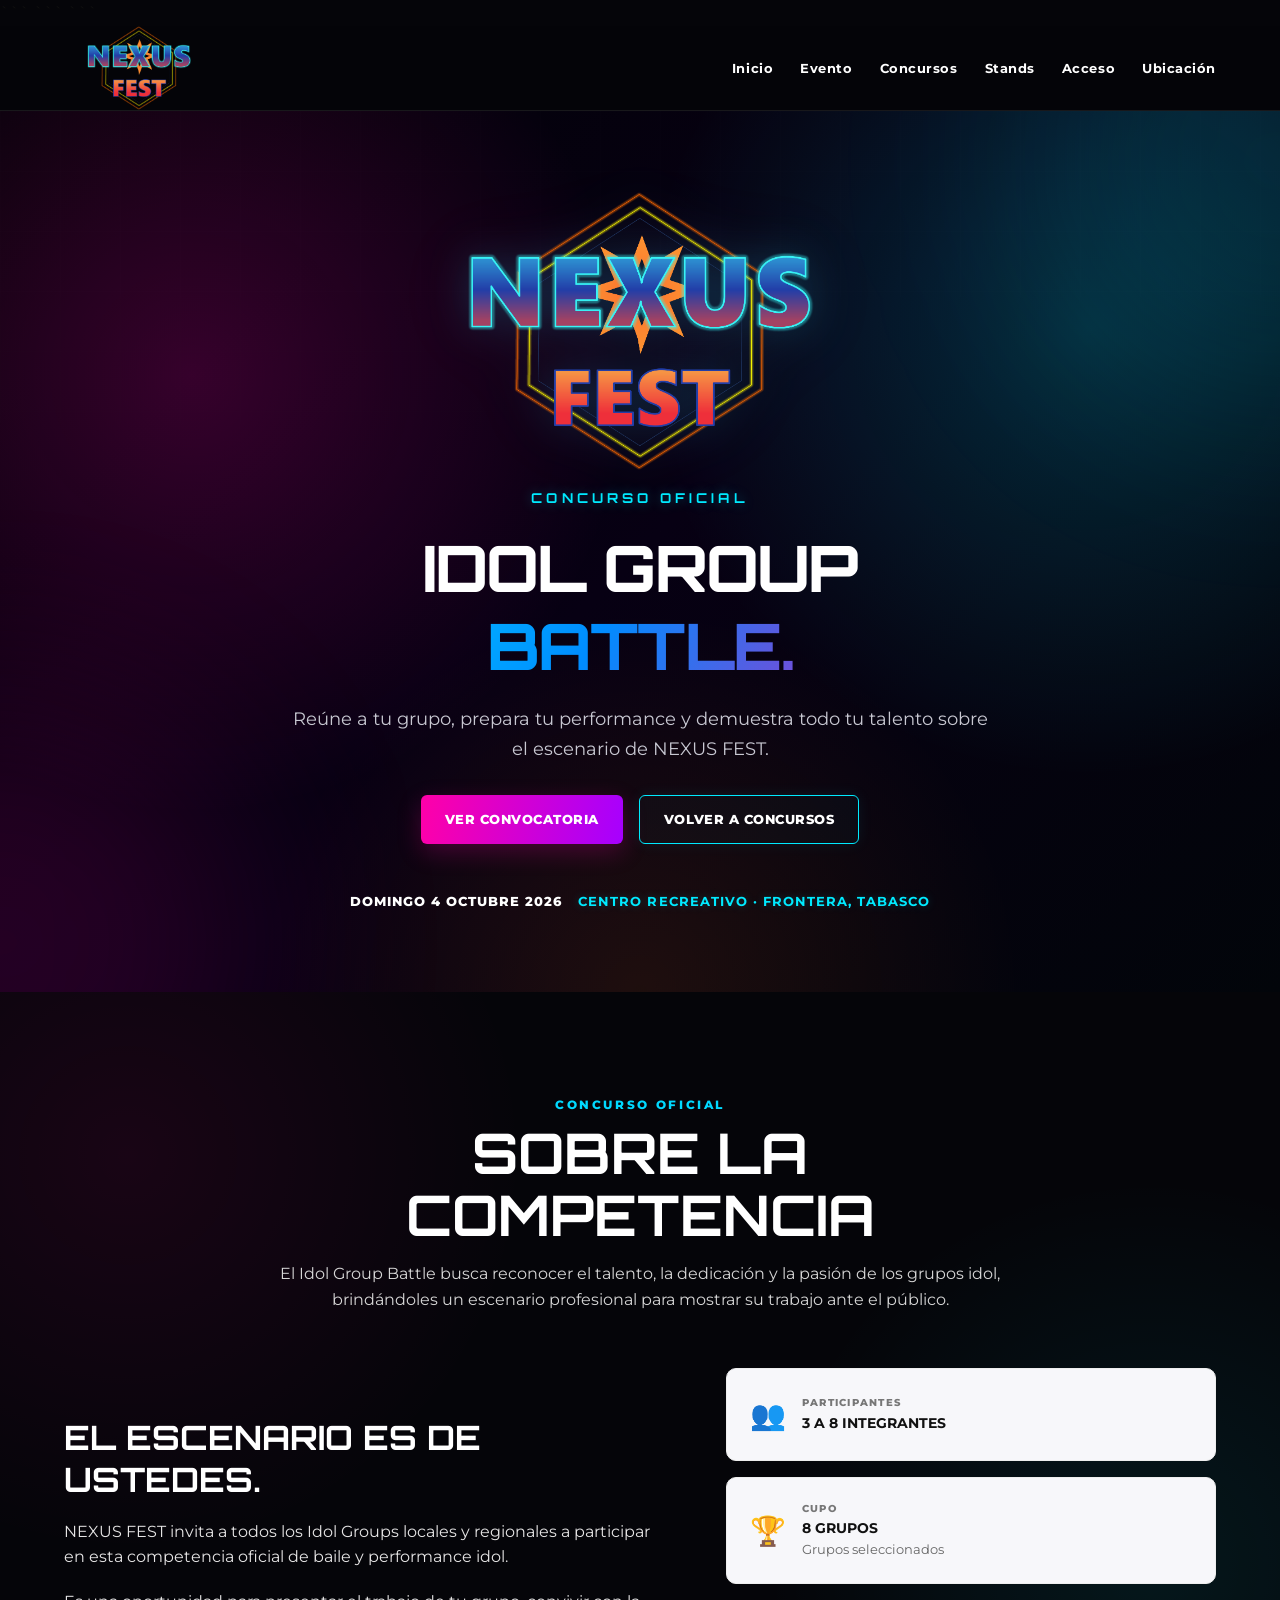
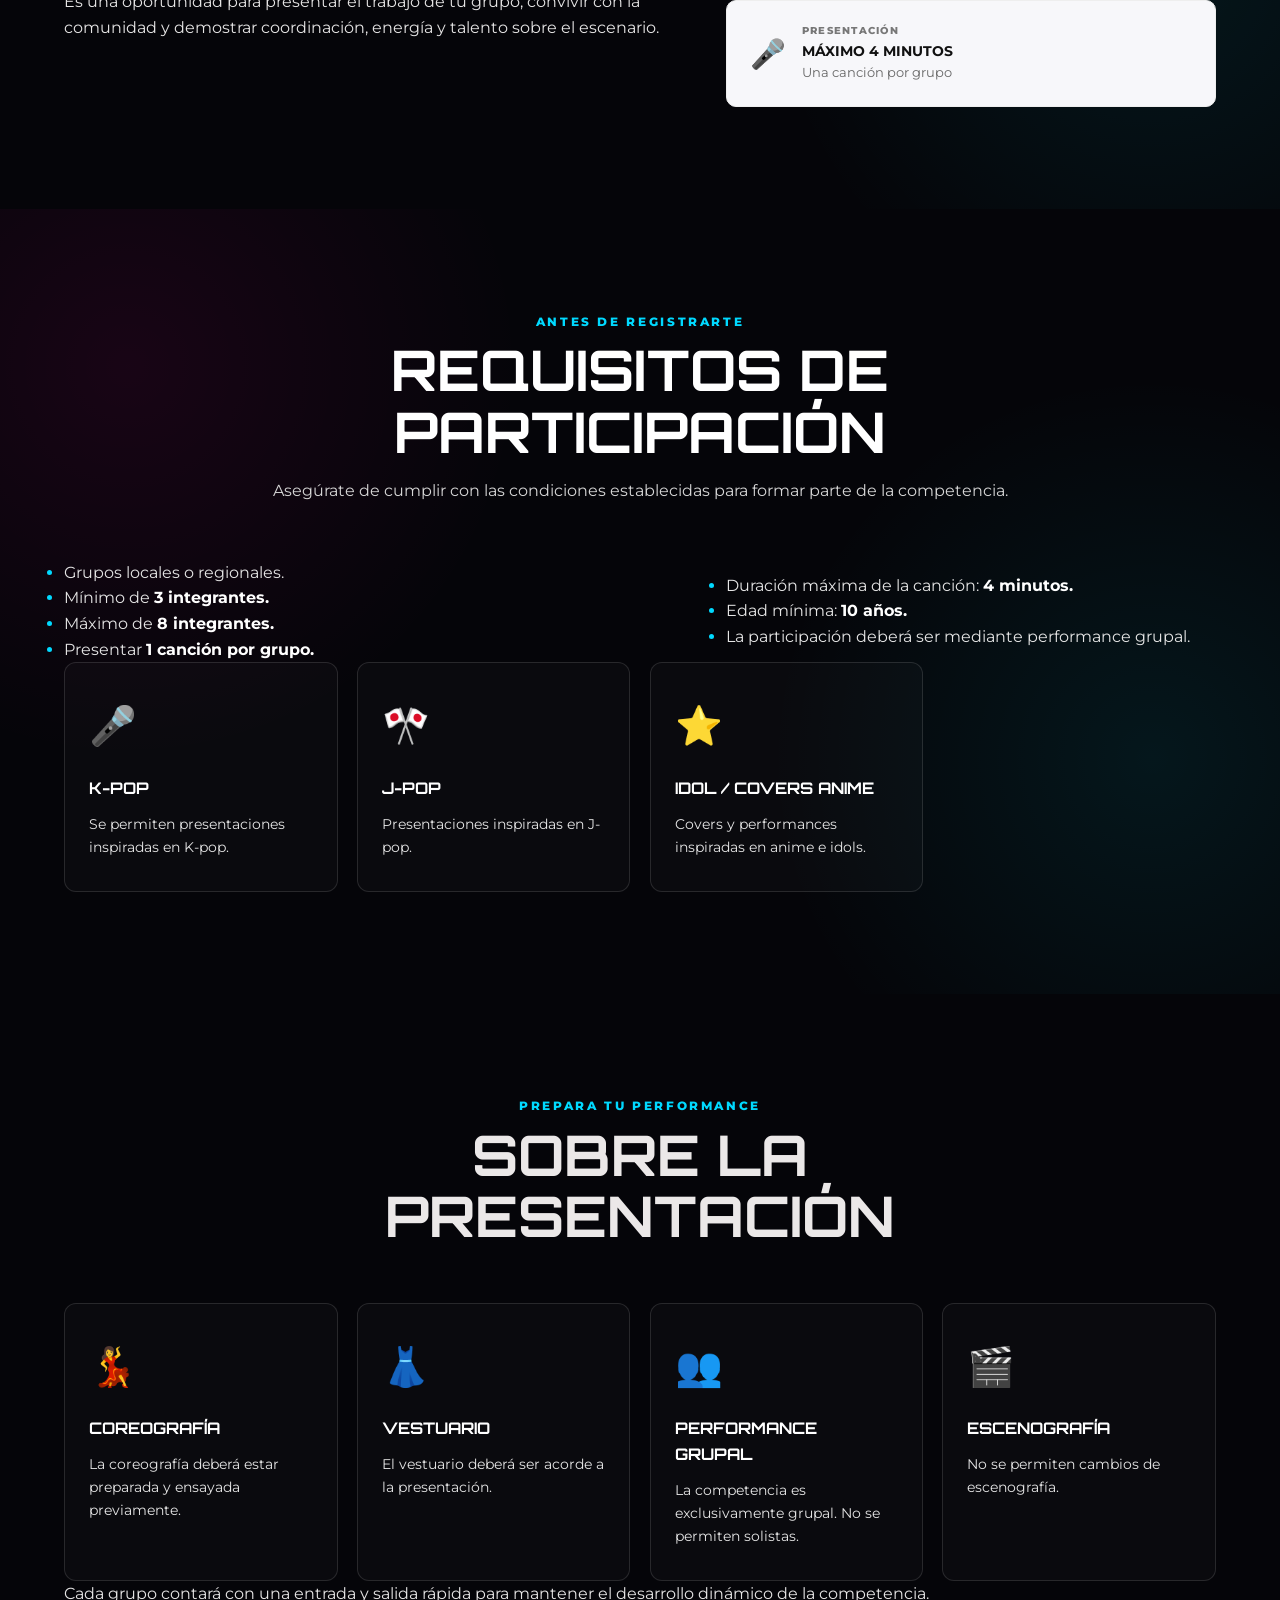
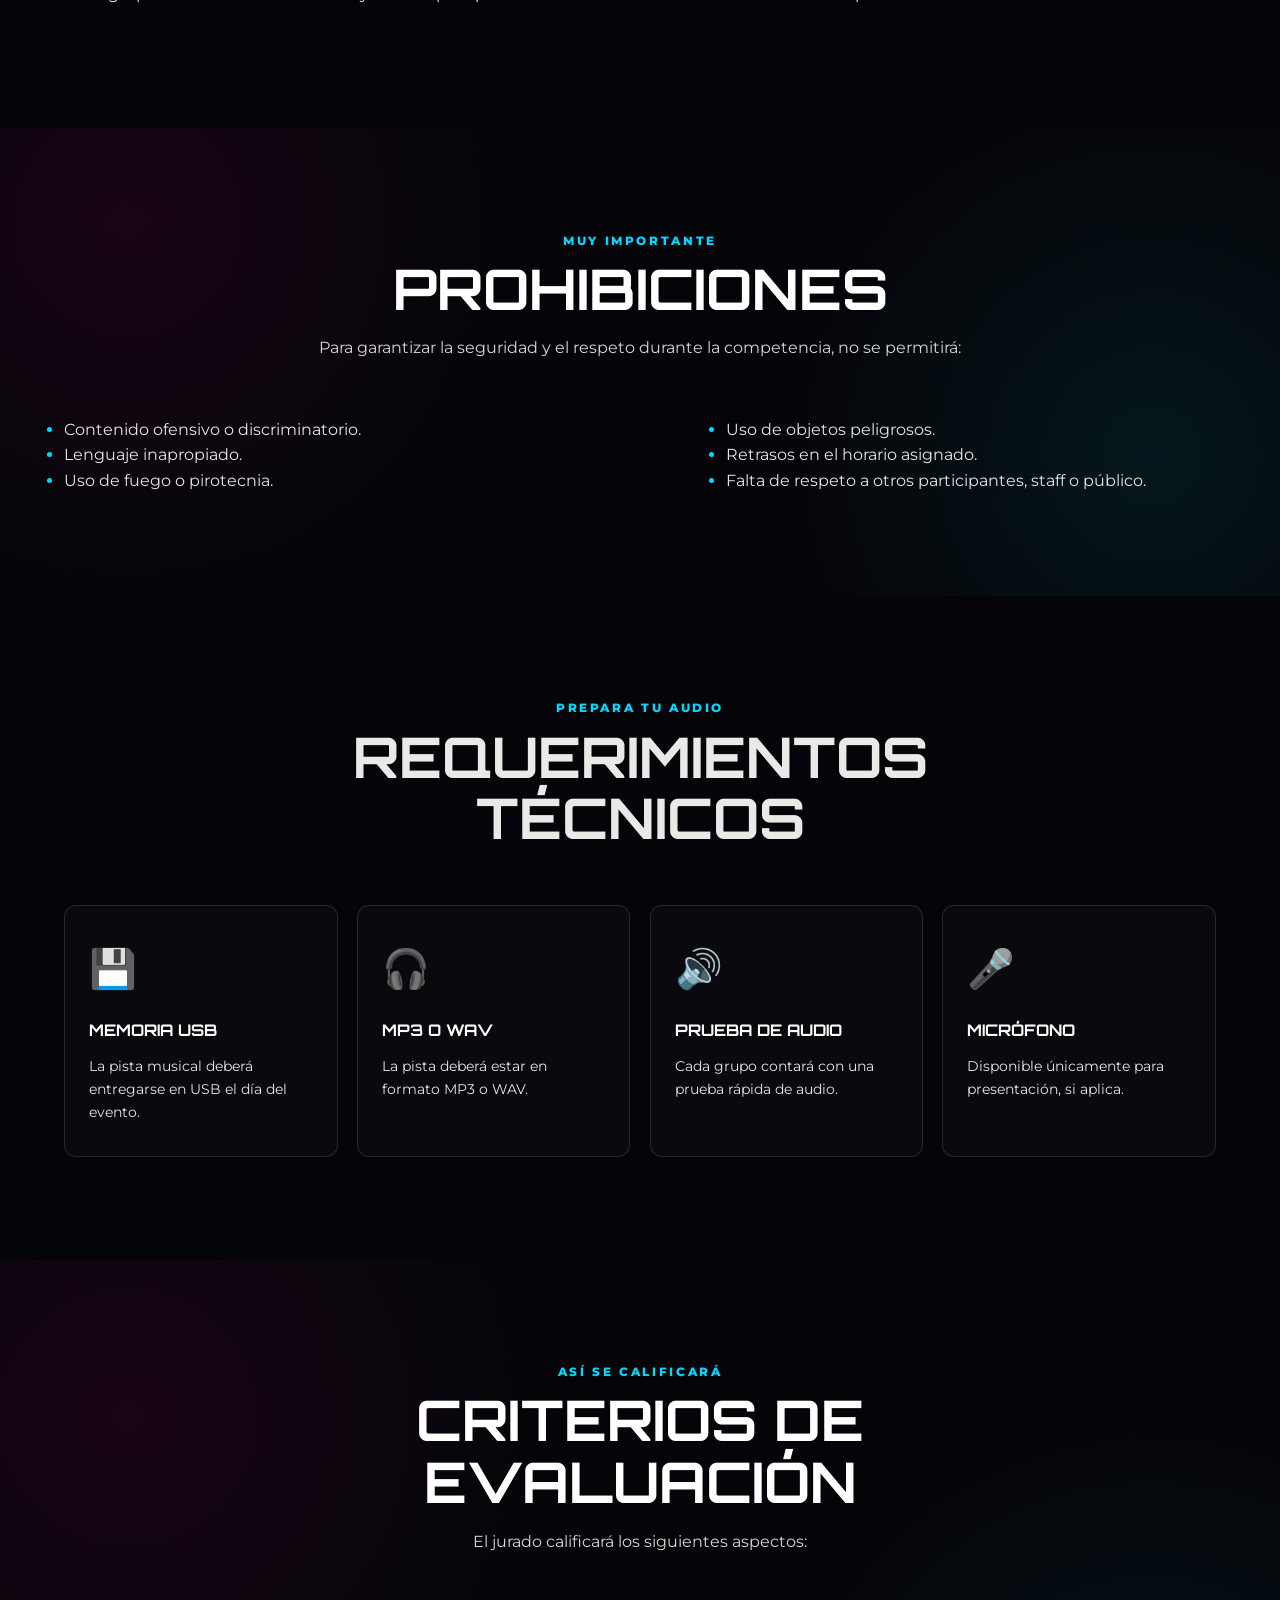
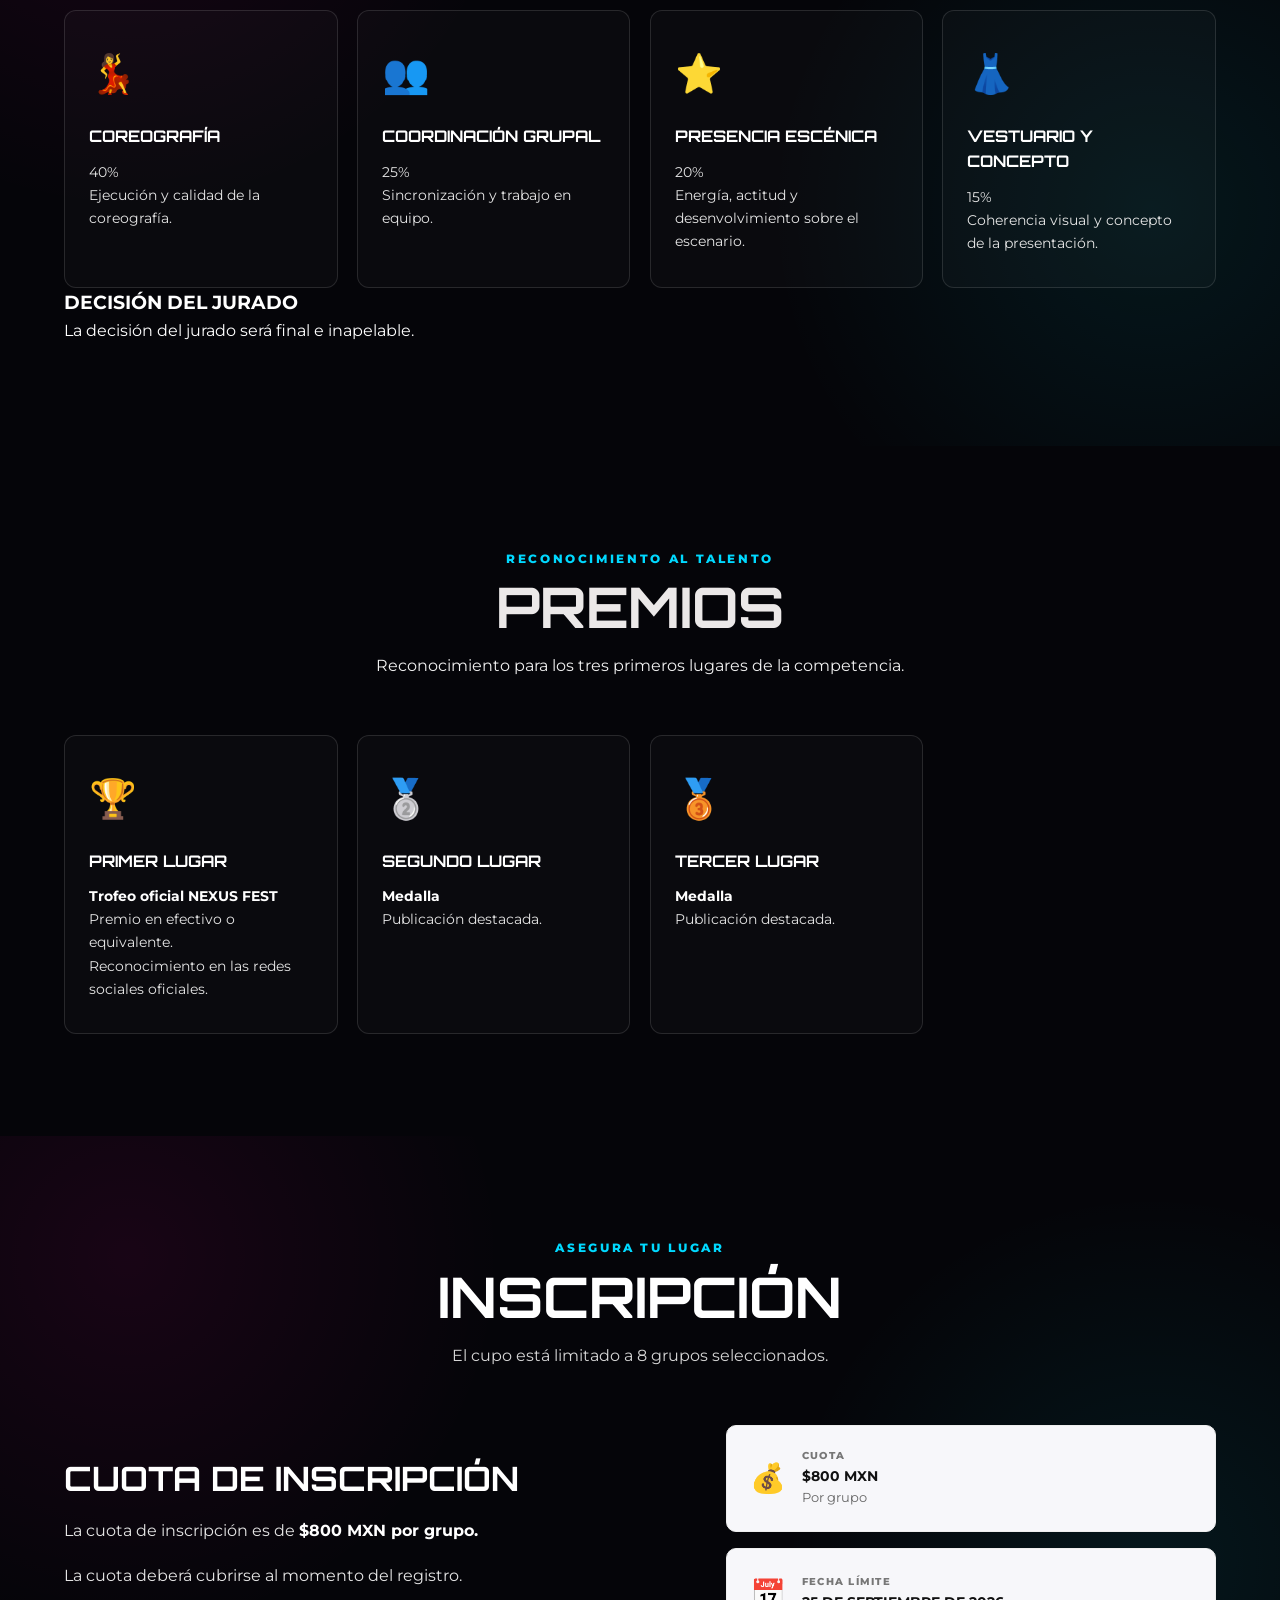
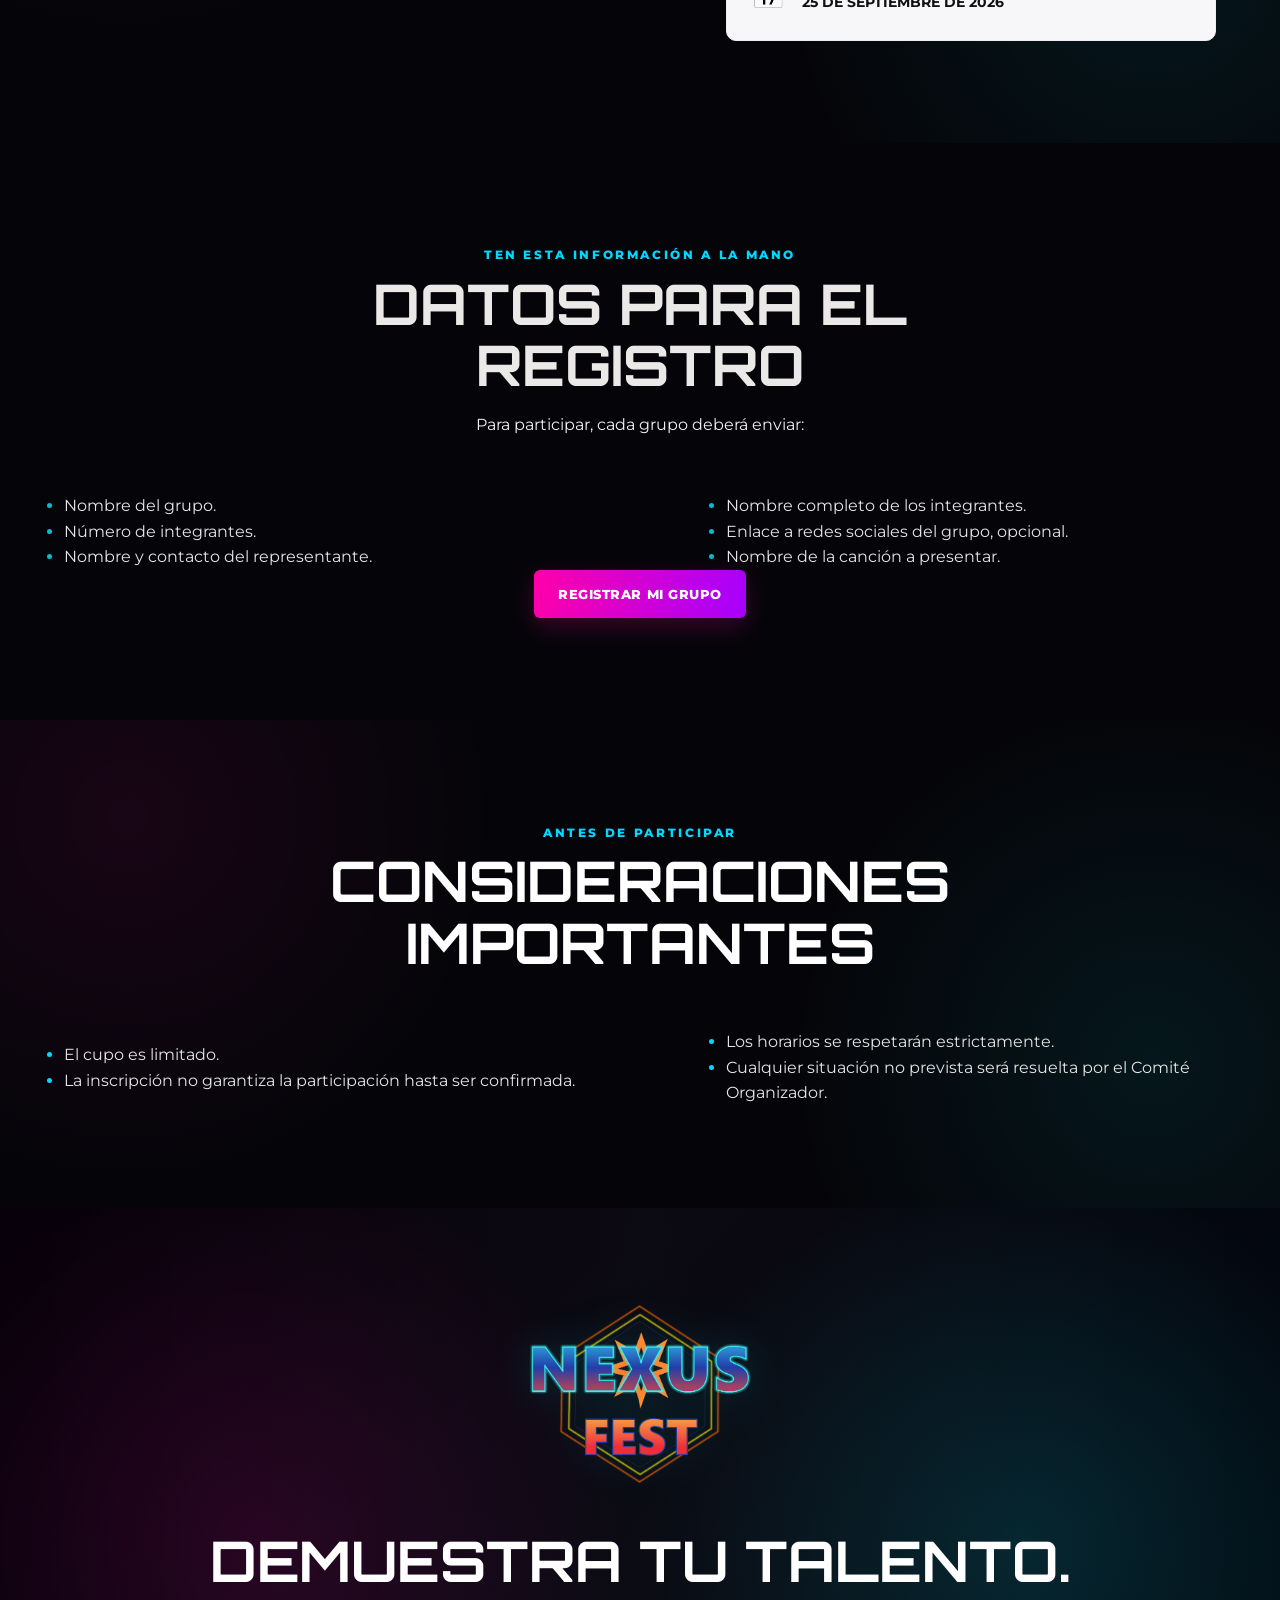
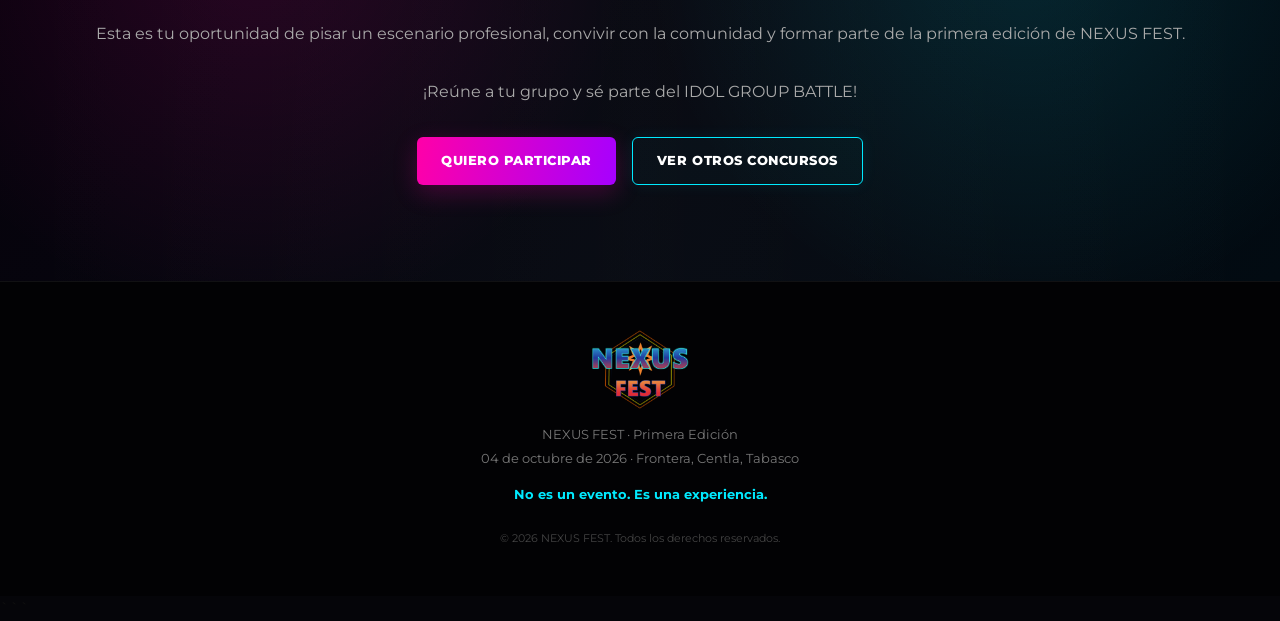
<file: idol-group-battle.html>
<!DOCTYPE html>

<html lang="es">

<head>

```
<meta charset="UTF-8">

<meta
    name="viewport"
    content="width=device-width, initial-scale=1.0"
>

<meta
    name="description"
    content="IDOL GROUP BATTLE — Concurso oficial de baile y performance idol de NEXUS FEST. Primera edición en Frontera, Centla, Tabasco."
>

<meta
    name="theme-color"
    content="#050509"
>

<title>IDOL GROUP BATTLE | NEXUS FEST</title>


<!-- ========================= -->
<!-- GOOGLE FONTS -->
<!-- ========================= -->

<link
    rel="preconnect"
    href="https://fonts.googleapis.com"
>

<link
    rel="preconnect"
    href="https://fonts.gstatic.com"
    crossorigin
>

<link
    href="https://fonts.googleapis.com/css2?family=Montserrat:wght@400;500;600;700;800;900&family=Orbitron:wght@500;600;700;800&display=swap"
    rel="stylesheet"
>


<!-- ========================= -->
<!-- CSS -->
<!-- ========================= -->

<link
    rel="stylesheet"
    href="css/styles.css"
>
```

<style>

    /*
    ========================================================
    SECCIONES CLARAS
    ========================================================
    */

    .section:not(.dark-section) {
        color: #eeecec;
    }


    .section:not(.dark-section) .section-heading h1,
    .section:not(.dark-section) .section-heading h2,
    .section:not(.dark-section) .section-heading h3 {
        color: #ebe8e8 !important;
        opacity: 1 !important;
    }


    .section:not(.dark-section) .section-heading p:not(.section-kicker) {
        color: #f1f1f1 !important;
        opacity: 1 !important;
    }


    .section:not(.dark-section) .event-text {
        color: #d6d6d6 !important;
        opacity: 1 !important;
    }


    .section:not(.dark-section) .event-text h3,
    .section:not(.dark-section) .event-text h4 {
        color: #e2e1e1 !important;
        opacity: 1 !important;
    }


    .section:not(.dark-section) .event-text p,
    .section:not(.dark-section) .event-text li {
        color: #ececec !important;
        opacity: 1 !important;
    }


    .section:not(.dark-section) .event-text strong {
        color: #cccccc !important;
    }


    .section:not(.dark-section) .event-text ul {
        color: #dfdfdf !important;
    }


    .section:not(.dark-section) .section-kicker {
        color: #00d9ff !important;
        opacity: 1 !important;
    }


    /*
    ========================================================
    LISTAS DE SECCIONES CLARAS
    ========================================================
    */

    .section:not(.dark-section) .event-text ul li::marker {
        color: #00bcd4;
    }


    /*
    ========================================================
    SECCIONES OSCURAS
    ========================================================
    */

    .dark-section {
        color: #ffffff;
    }


    .dark-section .section-heading h1,
    .dark-section .section-heading h2,
    .dark-section .section-heading h3 {
        color: #ffffff !important;
        opacity: 1 !important;
    }


    .dark-section .section-heading p:not(.section-kicker) {
        color: #d6d6d6 !important;
        opacity: 1 !important;
    }


    .dark-section .event-text {
        color: #eeeeee !important;
        opacity: 1 !important;
    }


    .dark-section .event-text h3,
    .dark-section .event-text h4 {
        color: #ffffff !important;
        opacity: 1 !important;
    }


    .dark-section .event-text p,
    .dark-section .event-text li {
        color: #e5e5e5 !important;
        opacity: 1 !important;
    }


    .dark-section .event-text strong {
        color: #ffffff !important;
    }


    .dark-section .section-kicker {
        color: #00d9ff !important;
        opacity: 1 !important;
    }


    .dark-section .event-text ul li::marker {
        color: #00d9ff;
    }


    /*
    ========================================================
    CUADROS BLANCOS
    ========================================================
    */

    .info-card {
        color: #e2e2e2 !important;
        opacity: 1 !important;
    }


    .info-card small {
        color: #777777 !important;
        opacity: 1 !important;
    }


    .info-card strong {
        color: #111111 !important;
        opacity: 1 !important;
    }


    .info-card em {
        color: #666666 !important;
        opacity: 1 !important;
    }


    /*
    ========================================================
    TARJETAS OSCURAS DE EXPERIENCIA
    ========================================================
    */

    .experience-card h3 {
        color: #ffffff !important;
        opacity: 1 !important;
    }


    .experience-card p {
        color: #e5e5e5 !important;
        opacity: 1 !important;
    }


    .experience-card strong {
        color: #ffffff !important;
    }


    /*
    ========================================================
    BOTONES
    ========================================================
    */

    .btn {
        opacity: 1 !important;
    }


    /*
    ========================================================
    CORRECCIÓN ESPECÍFICA PARA SECCIONES CLARAS
    ========================================================
    */

    #informacion .event-text,
    #informacion .event-text p,

    .section:not(.dark-section) .event-text,
    .section:not(.dark-section) .event-text p,
    .section:not(.dark-section) .event-text li,

    .section:not(.dark-section) .event-text h3 {
        color: #e6e5e5 !important;
        opacity: 1 !important;
    }


    /*
    ========================================================
    MOBILE
    ========================================================
    */

    @media (max-width: 768px) {

        .section:not(.dark-section) .event-text,
        .section:not(.dark-section) .event-text p,
        .section:not(.dark-section) .event-text li {
            color: #9e9e9e !important;
            opacity: 1 !important;
        }


        .dark-section .event-text,
        .dark-section .event-text p,
        .dark-section .event-text li {
            color: #eeeeee !important;
            opacity: 1 !important;
        }

    }

</style>


</head>

<body>

```
<!-- ========================= -->
<!-- HEADER -->
<!-- ========================= -->

<header class="header">

    <div class="container nav">


        <!-- LOGO -->

        <a
            href="index.html"
            class="logo"
        >

            <img
                src="assets/img/logo-nexus-fest-sin-fondo.png"
                alt="NEXUS FEST"
            >

        </a>


        <!-- BOTÓN MENÚ MÓVIL -->

        <button
            class="menu-toggle"
            id="menuToggle"
            aria-label="Abrir menú"
            aria-expanded="false"
            type="button"
        >

            <span></span>
            <span></span>
            <span></span>

        </button>


        <!-- NAVEGACIÓN -->

        <nav
            class="nav-menu"
            id="navMenu"
        >

            <ul class="nav-links">

                <li>
                    <a href="index.html">
                        Inicio
                    </a>
                </li>

                <li>
                    <a href="index.html#evento">
                        Evento
                    </a>
                </li>

                <li>
                    <a
                        href="concursos.html"
                        class="active"
                    >
                        Concursos
                    </a>
                </li>

                <li>
                    <a href="index.html#stands">
                        Stands
                    </a>
                </li>

                <li>
                    <a href="index.html#acceso">
                        Acceso
                    </a>
                </li>

                <li>
                    <a href="index.html#ubicacion">
                        Ubicación
                    </a>
                </li>

            </ul>

        </nav>

    </div>

</header>



<!-- ========================= -->
<!-- CONTENIDO PRINCIPAL -->
<!-- ========================= -->

<main>


    <!-- ========================= -->
    <!-- HERO -->
    <!-- ========================= -->

    <section class="hero idol-hero">

        <div class="hero-background"></div>

        <div class="container hero-content">


            <div class="hero-logo">

                <img
                    src="assets/img/logo-nexus-fest-sin-fondo.png"
                    alt="NEXUS FEST"
                >

            </div>


            <p class="hero-edition">
                CONCURSO OFICIAL
            </p>


            <h1>

                IDOL GROUP

                <span>
                    BATTLE.
                </span>

            </h1>


            <p class="hero-description">

                Reúne a tu grupo, prepara tu performance
                y demuestra todo tu talento sobre el
                escenario de NEXUS FEST.

            </p>


            <div class="hero-buttons">

                <a
                    href="#informacion"
                    class="btn btn-primary"
                >
                    VER CONVOCATORIA
                </a>


                <a
                    href="concursos.html"
                    class="btn btn-outline"
                >
                    VOLVER A CONCURSOS
                </a>

            </div>


            <div class="hero-date">

                <span>
                    DOMINGO 4 OCTUBRE 2026
                </span>

                <strong>
                    CENTRO RECREATIVO · FRONTERA, TABASCO
                </strong>

            </div>

        </div>

    </section>



    <!-- ========================= -->
    <!-- SOBRE LA COMPETENCIA -->
    <!-- ========================= -->

    <section
        class="section dark-section"
        id="informacion"
    >

        <div class="container">


            <div class="section-heading">

                <p class="section-kicker">
                    CONCURSO OFICIAL
                </p>

                <h2>
                    SOBRE LA COMPETENCIA
                </h2>

                <p>

                    El Idol Group Battle busca reconocer
                    el talento, la dedicación y la pasión
                    de los grupos idol, brindándoles un
                    escenario profesional para mostrar
                    su trabajo ante el público.

                </p>

            </div>


            <div class="event-grid">


                <div class="event-text">

                    <h3>
                        EL ESCENARIO ES DE USTEDES.
                    </h3>

                    <p>

                        NEXUS FEST invita a todos los
                        Idol Groups locales y regionales
                        a participar en esta competencia
                        oficial de baile y performance idol.

                    </p>

                    <p>

                        Es una oportunidad para presentar
                        el trabajo de tu grupo, convivir
                        con la comunidad y demostrar
                        coordinación, energía y talento
                        sobre el escenario.

                    </p>

                </div>


                <div class="event-info">


                    <div class="info-card">

                        <span>
                            👥
                        </span>

                        <div>

                            <small>
                                PARTICIPANTES
                            </small>

                            <strong>
                                3 A 8 INTEGRANTES
                            </strong>

                        </div>

                    </div>


                    <div class="info-card">

                        <span>
                            🏆
                        </span>

                        <div>

                            <small>
                                CUPO
                            </small>

                            <strong>
                                8 GRUPOS
                            </strong>

                            <em>
                                Grupos seleccionados
                            </em>

                        </div>

                    </div>


                    <div class="info-card">

                        <span>
                            🎤
                        </span>

                        <div>

                            <small>
                                PRESENTACIÓN
                            </small>

                            <strong>
                                MÁXIMO 4 MINUTOS
                            </strong>

                            <em>
                                Una canción por grupo
                            </em>

                        </div>

                    </div>


                </div>

            </div>

        </div>

    </section>



    <!-- ========================= -->
    <!-- REQUISITOS -->
    <!-- ========================= -->

    <section class="section dark-section idol-section">

        <div class="container">


            <div class="section-heading light">

                <p class="section-kicker">
                    ANTES DE REGISTRARTE
                </p>

                <h2>
                    REQUISITOS DE PARTICIPACIÓN
                </h2>

                <p>
                    Asegúrate de cumplir con las condiciones
                    establecidas para formar parte de la competencia.
                </p>

            </div>


            <div class="event-grid">


                <div class="event-text">

                    <ul>

                        <li>
                            Grupos locales o regionales.
                        </li>

                        <li>
                            Mínimo de
                            <strong>3 integrantes.</strong>
                        </li>

                        <li>
                            Máximo de
                            <strong>8 integrantes.</strong>
                        </li>

                        <li>
                            Presentar
                            <strong>1 canción por grupo.</strong>
                        </li>

                    </ul>

                </div>


                <div class="event-text">

                    <ul>

                        <li>
                            Duración máxima de la canción:
                            <strong>4 minutos.</strong>
                        </li>

                        <li>
                            Edad mínima:
                            <strong>10 años.</strong>
                        </li>

                        <li>
                            La participación deberá ser
                            mediante performance grupal.
                        </li>

                    </ul>

                </div>

            </div>


            <div class="experience-grid">


                <article class="experience-card">

                    <div class="experience-icon">
                        🎤
                    </div>

                    <h3>
                        K-POP
                    </h3>

                    <p>
                        Se permiten presentaciones
                        inspiradas en K-pop.
                    </p>

                </article>


                <article class="experience-card">

                    <div class="experience-icon">
                        🎌
                    </div>

                    <h3>
                        J-POP
                    </h3>

                    <p>
                        Presentaciones inspiradas
                        en J-pop.
                    </p>

                </article>


                <article class="experience-card">

                    <div class="experience-icon">
                        ⭐
                    </div>

                    <h3>
                        IDOL / COVERS ANIME
                    </h3>

                    <p>
                        Covers y performances
                        inspiradas en anime e idols.
                    </p>

                </article>


            </div>

        </div>

    </section>



    <!-- ========================= -->
    <!-- PRESENTACIÓN -->
    <!-- ========================= -->

    <section class="section idol-section">

        <div class="container">


            <div class="section-heading">

                <p class="section-kicker">
                    PREPARA TU PERFORMANCE
                </p>

                <h2>
                    SOBRE LA PRESENTACIÓN
                </h2>

            </div>


            <div class="experience-grid">


                <article class="experience-card">

                    <div class="experience-icon">
                        💃
                    </div>

                    <h3>
                        COREOGRAFÍA
                    </h3>

                    <p>
                        La coreografía deberá estar
                        preparada y ensayada previamente.
                    </p>

                </article>


                <article class="experience-card">

                    <div class="experience-icon">
                        👗
                    </div>

                    <h3>
                        VESTUARIO
                    </h3>

                    <p>
                        El vestuario deberá ser acorde
                        a la presentación.
                    </p>

                </article>


                <article class="experience-card">

                    <div class="experience-icon">
                        👥
                    </div>

                    <h3>
                        PERFORMANCE GRUPAL
                    </h3>

                    <p>
                        La competencia es exclusivamente
                        grupal. No se permiten solistas.
                    </p>

                </article>


                <article class="experience-card">

                    <div class="experience-icon">
                        🎬
                    </div>

                    <h3>
                        ESCENOGRAFÍA
                    </h3>

                    <p>
                        No se permiten cambios
                        de escenografía.
                    </p>

                </article>


            </div>


            <div class="event-text">

                <p>

                    Cada grupo contará con una entrada
                    y salida rápida para mantener
                    el desarrollo dinámico de la competencia.

                </p>

            </div>

        </div>

    </section>



    <!-- ========================= -->
    <!-- PROHIBICIONES -->
    <!-- ========================= -->

    <section class="section dark-section idol-section">

        <div class="container">


            <div class="section-heading light">

                <p class="section-kicker">
                    MUY IMPORTANTE
                </p>

                <h2>
                    PROHIBICIONES
                </h2>

                <p>
                    Para garantizar la seguridad y el respeto
                    durante la competencia, no se permitirá:
                </p>

            </div>


            <div class="event-grid">


                <div class="event-text">

                    <ul>

                        <li>
                            Contenido ofensivo o discriminatorio.
                        </li>

                        <li>
                            Lenguaje inapropiado.
                        </li>

                        <li>
                            Uso de fuego o pirotecnia.
                        </li>

                    </ul>

                </div>


                <div class="event-text">

                    <ul>

                        <li>
                            Uso de objetos peligrosos.
                        </li>

                        <li>
                            Retrasos en el horario asignado.
                        </li>

                        <li>
                            Falta de respeto a otros participantes,
                            staff o público.
                        </li>

                    </ul>

                </div>

            </div>

        </div>

    </section>



    <!-- ========================= -->
    <!-- REQUERIMIENTOS TÉCNICOS -->
    <!-- ========================= -->

    <section class="section idol-section">

        <div class="container">


            <div class="section-heading">

                <p class="section-kicker">
                    PREPARA TU AUDIO
                </p>

                <h2>
                    REQUERIMIENTOS TÉCNICOS
                </h2>

            </div>


            <div class="experience-grid">


                <article class="experience-card">

                    <div class="experience-icon">
                        💾
                    </div>

                    <h3>
                        MEMORIA USB
                    </h3>

                    <p>
                        La pista musical deberá entregarse
                        en USB el día del evento.
                    </p>

                </article>


                <article class="experience-card">

                    <div class="experience-icon">
                        🎧
                    </div>

                    <h3>
                        MP3 O WAV
                    </h3>

                    <p>
                        La pista deberá estar en formato
                        MP3 o WAV.
                    </p>

                </article>


                <article class="experience-card">

                    <div class="experience-icon">
                        🔊
                    </div>

                    <h3>
                        PRUEBA DE AUDIO
                    </h3>

                    <p>
                        Cada grupo contará con una
                        prueba rápida de audio.
                    </p>

                </article>


                <article class="experience-card">

                    <div class="experience-icon">
                        🎤
                    </div>

                    <h3>
                        MICRÓFONO
                    </h3>

                    <p>
                        Disponible únicamente para
                        presentación, si aplica.
                    </p>

                </article>


            </div>

        </div>

    </section>



    <!-- ========================= -->
    <!-- EVALUACIÓN -->
    <!-- ========================= -->

    <section class="section dark-section idol-section">

        <div class="container">


            <div class="section-heading light">

                <p class="section-kicker">
                    ASÍ SE CALIFICARÁ
                </p>

                <h2>
                    CRITERIOS DE EVALUACIÓN
                </h2>

                <p>
                    El jurado calificará los siguientes aspectos:
                </p>

            </div>


            <div class="experience-grid">


                <article class="experience-card">

                    <div class="experience-icon">
                        💃
                    </div>

                    <h3>
                        COREOGRAFÍA
                    </h3>

                    <p class="prize-amount">
                        40%
                    </p>

                    <p>
                        Ejecución y calidad de la coreografía.
                    </p>

                </article>


                <article class="experience-card">

                    <div class="experience-icon">
                        👥
                    </div>

                    <h3>
                        COORDINACIÓN GRUPAL
                    </h3>

                    <p class="prize-amount">
                        25%
                    </p>

                    <p>
                        Sincronización y trabajo en equipo.
                    </p>

                </article>


                <article class="experience-card">

                    <div class="experience-icon">
                        ⭐
                    </div>

                    <h3>
                        PRESENCIA ESCÉNICA
                    </h3>

                    <p class="prize-amount">
                        20%
                    </p>

                    <p>
                        Energía, actitud y desenvolvimiento
                        sobre el escenario.
                    </p>

                </article>


                <article class="experience-card">

                    <div class="experience-icon">
                        👗
                    </div>

                    <h3>
                        VESTUARIO Y CONCEPTO
                    </h3>

                    <p class="prize-amount">
                        15%
                    </p>

                    <p>
                        Coherencia visual y concepto
                        de la presentación.
                    </p>

                </article>


            </div>


            <div class="art-warning">

                <h3>
                    DECISIÓN DEL JURADO
                </h3>

                <p>
                    La decisión del jurado será
                    final e inapelable.
                </p>

            </div>

        </div>

    </section>



    <!-- ========================= -->
    <!-- PREMIOS -->
    <!-- ========================= -->

    <section class="section idol-section">

        <div class="container">


            <div class="section-heading">

                <p class="section-kicker">
                    RECONOCIMIENTO AL TALENTO
                </p>

                <h2>
                    PREMIOS
                </h2>

                <p>
                    Reconocimiento para los tres primeros
                    lugares de la competencia.
                </p>

            </div>


            <div class="experience-grid">


                <!-- PRIMER LUGAR -->

                <article class="experience-card art-prize-card art-prize-first">

                    <div class="experience-icon">
                        🏆
                    </div>

                    <h3>
                        PRIMER LUGAR
                    </h3>

                    <p>
                        <strong>
                            Trofeo oficial NEXUS FEST
                        </strong>
                    </p>

                    <p>
                        Premio en efectivo
                        o equivalente.
                    </p>

                    <p>
                        Reconocimiento en las
                        redes sociales oficiales.
                    </p>

                </article>


                <!-- SEGUNDO LUGAR -->

                <article class="experience-card art-prize-card">

                    <div class="experience-icon">
                        🥈
                    </div>

                    <h3>
                        SEGUNDO LUGAR
                    </h3>

                    <p>
                        <strong>
                            Medalla
                        </strong>
                    </p>

                    <p>
                        Publicación destacada.
                    </p>

                </article>


                <!-- TERCER LUGAR -->

                <article class="experience-card art-prize-card">

                    <div class="experience-icon">
                        🥉
                    </div>

                    <h3>
                        TERCER LUGAR
                    </h3>

                    <p>
                        <strong>
                            Medalla
                        </strong>
                    </p>

                    <p>
                        Publicación destacada.
                    </p>

                </article>


            </div>

        </div>

    </section>



    <!-- ========================= -->
    <!-- INSCRIPCIÓN -->
    <!-- ========================= -->

    <section class="section dark-section idol-section">

        <div class="container">


            <div class="section-heading light">

                <p class="section-kicker">
                    ASEGURA TU LUGAR
                </p>

                <h2>
                    INSCRIPCIÓN
                </h2>

                <p>
                    El cupo está limitado a 8 grupos seleccionados.
                </p>

            </div>


            <div class="event-grid">


                <div class="event-text">

                    <h3>
                        CUOTA DE INSCRIPCIÓN
                    </h3>

                    <p>

                        La cuota de inscripción es de

                        <strong>
                            $800 MXN por grupo.
                        </strong>

                    </p>

                    <p>

                        La cuota deberá cubrirse al momento
                        del registro.

                    </p>

                </div>


                <div class="event-info">

                    <div class="info-card">

                        <span>
                            💰
                        </span>

                        <div>

                            <small>
                                CUOTA
                            </small>

                            <strong>
                                $800 MXN
                            </strong>

                            <em>
                                Por grupo
                            </em>

                        </div>

                    </div>


                    <div class="info-card">

                        <span>
                            📅
                        </span>

                        <div>

                            <small>
                                FECHA LÍMITE
                            </small>

                            <strong>
                                25 DE SEPTIEMBRE DE 2026
                            </strong>

                        </div>

                    </div>

                </div>

            </div>

        </div>

    </section>



    <!-- ========================= -->
    <!-- DATOS PARA REGISTRO -->
    <!-- ========================= -->

    <section class="section idol-section">

        <div class="container">


            <div class="section-heading">

                <p class="section-kicker">
                    TEN ESTA INFORMACIÓN A LA MANO
                </p>

                <h2>
                    DATOS PARA EL REGISTRO
                </h2>

                <p>
                    Para participar, cada grupo deberá enviar:
                </p>

            </div>


            <div class="event-grid">


                <div class="event-text">

                    <ul>

                        <li>
                            Nombre del grupo.
                        </li>

                        <li>
                            Número de integrantes.
                        </li>

                        <li>
                            Nombre y contacto del representante.
                        </li>

                    </ul>

                </div>


                <div class="event-text">

                    <ul>

                        <li>
                            Nombre completo de los integrantes.
                        </li>

                        <li>
                            Enlace a redes sociales del grupo,
                            opcional.
                        </li>

                        <li>
                            Nombre de la canción a presentar.
                        </li>

                    </ul>

                </div>

            </div>


            <div
                class="cta-buttons art-register-box"
            >

                <a
                    href="https://docs.google.com/forms/d/e/1FAIpQLSdGDNLgCbqz_3FOjwu2L2L4TZP9TbRHfA9hquro3cqCpO0bxQ/viewform?usp=dialog"
                    target="_blank"
                    rel="noopener noreferrer"
                    class="btn btn-primary"
                >
                    REGISTRAR MI GRUPO
                </a>

            </div>

        </div>

    </section>



    <!-- ========================= -->
    <!-- CONSIDERACIONES -->
    <!-- ========================= -->

    <section class="section dark-section idol-section">

        <div class="container">


            <div class="section-heading light">

                <p class="section-kicker">
                    ANTES DE PARTICIPAR
                </p>

                <h2>
                    CONSIDERACIONES IMPORTANTES
                </h2>

            </div>


            <div class="event-grid">


                <div class="event-text">

                    <ul>

                        <li>
                            El cupo es limitado.
                        </li>

                        <li>
                            La inscripción no garantiza
                            la participación hasta ser confirmada.
                        </li>

                    </ul>

                </div>


                <div class="event-text">

                    <ul>

                        <li>
                            Los horarios se respetarán
                            estrictamente.
                        </li>

                        <li>
                            Cualquier situación no prevista
                            será resuelta por el Comité Organizador.
                        </li>

                    </ul>

                </div>

            </div>

        </div>

    </section>



    <!-- ========================= -->
    <!-- MENSAJE FINAL -->
    <!-- ========================= -->

    <section class="final-cta">

        <div class="container">


            <img
                src="assets/img/logo-nexus-fest-sin-fondo.png"
                alt="NEXUS FEST"
                class="final-logo"
            >


            <h2>
                DEMUESTRA TU TALENTO.
            </h2>


            <p>

                Esta es tu oportunidad de pisar
                un escenario profesional, convivir
                con la comunidad y formar parte
                de la primera edición de NEXUS FEST.

            </p>


            <p>

                ¡Reúne a tu grupo y sé parte
                del IDOL GROUP BATTLE!

            </p>


            <div class="cta-buttons">


                <a
                    href="https://docs.google.com/forms/d/e/1FAIpQLSdGDNLgCbqz_3FOjwu2L2L4TZP9TbRHfA9hquro3cqCpO0bxQ/viewform?usp=dialog"
                    target="_blank"
                    rel="noopener noreferrer"
                    class="btn btn-primary"
                >
                    QUIERO PARTICIPAR
                </a>


                <a
                    href="concursos.html"
                    class="btn btn-outline"
                >
                    VER OTROS CONCURSOS
                </a>


            </div>

        </div>

    </section>


</main>



<!-- ========================= -->
<!-- FOOTER -->
<!-- ========================= -->

<footer class="footer">

    <div class="container">


        <img
            src="assets/img/logo-nexus-fest-sin-fondo.png"
            alt="NEXUS FEST"
            class="footer-logo"
        >


        <p>
            NEXUS FEST · Primera Edición
        </p>


        <p>
            04 de octubre de 2026 ·
            Frontera, Centla, Tabasco
        </p>


        <p class="footer-slogan">
            No es un evento. Es una experiencia.
        </p>


        <small>
            © 2026 NEXUS FEST.
            Todos los derechos reservados.
        </small>


    </div>

</footer>



<!-- ========================= -->
<!-- JAVASCRIPT -->
<!-- ========================= -->

<script src="js/main.js"></script>
```

</body>

</html>
</file>
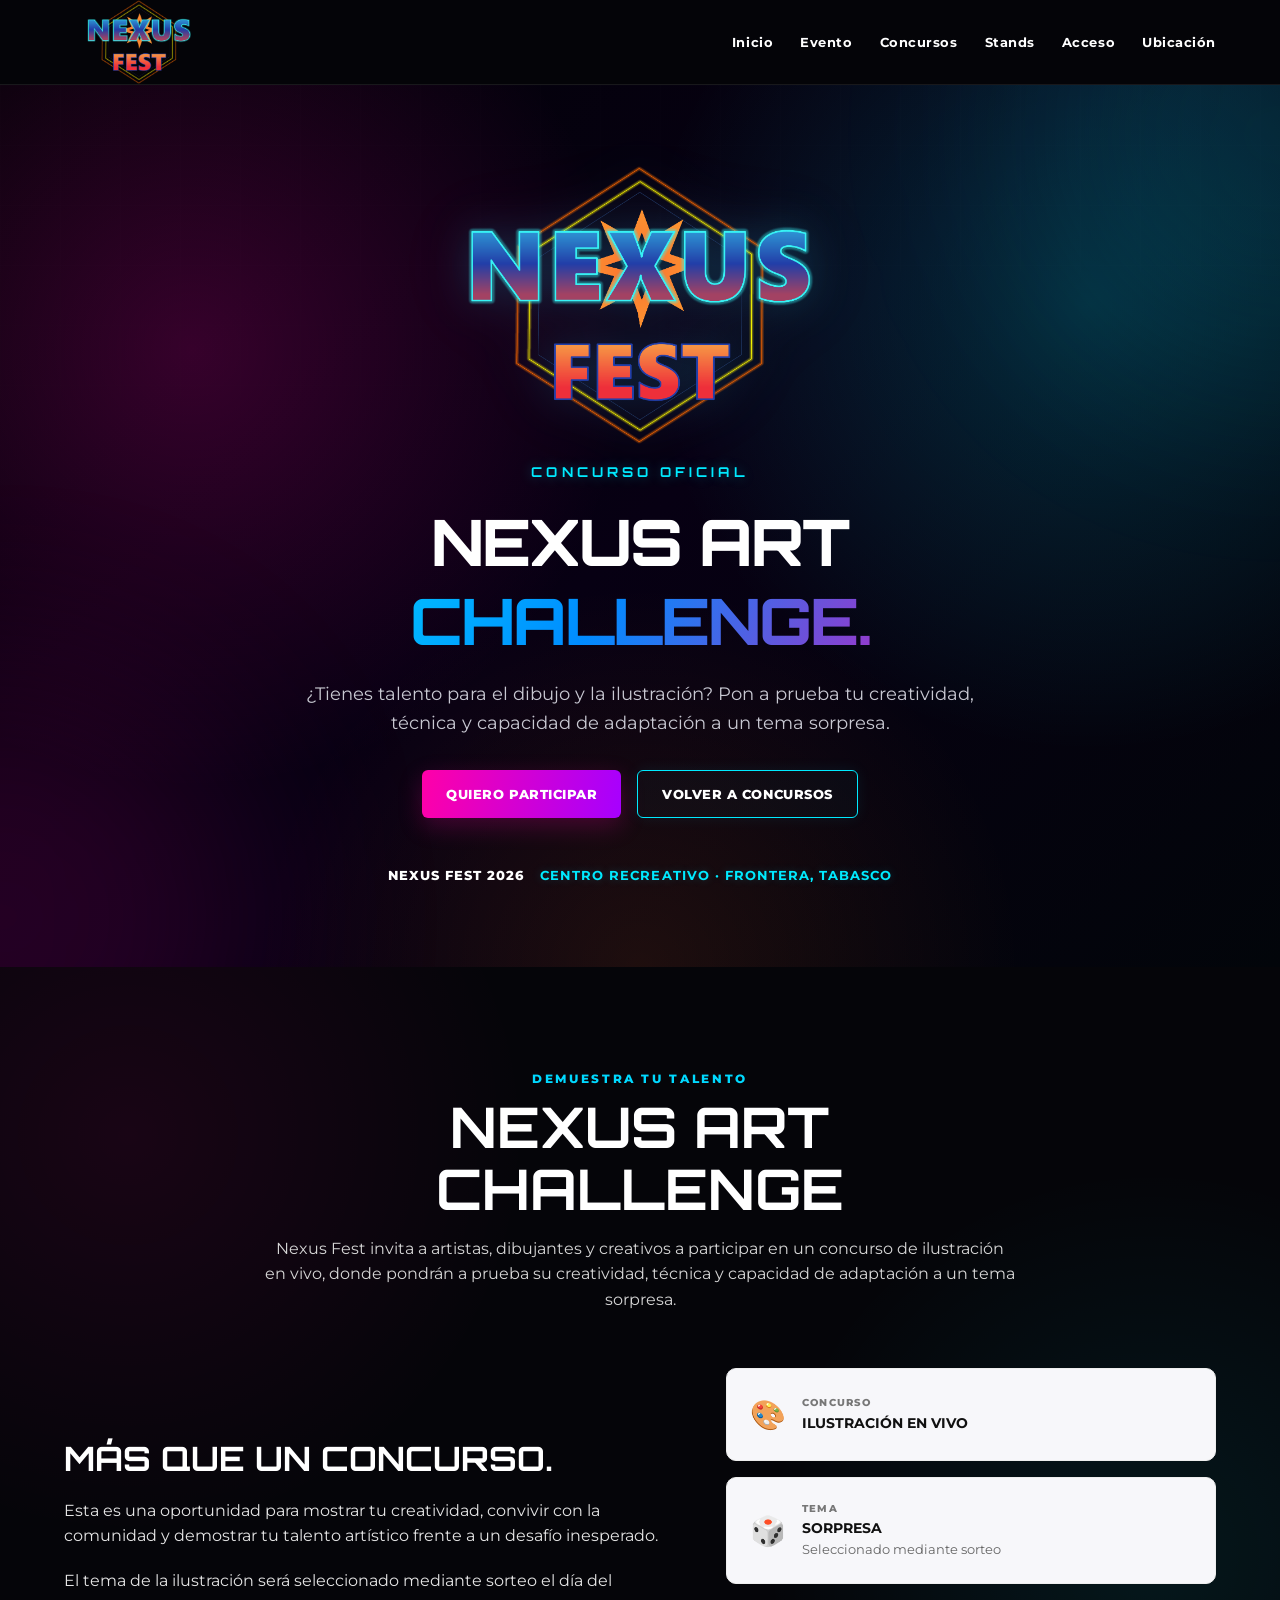
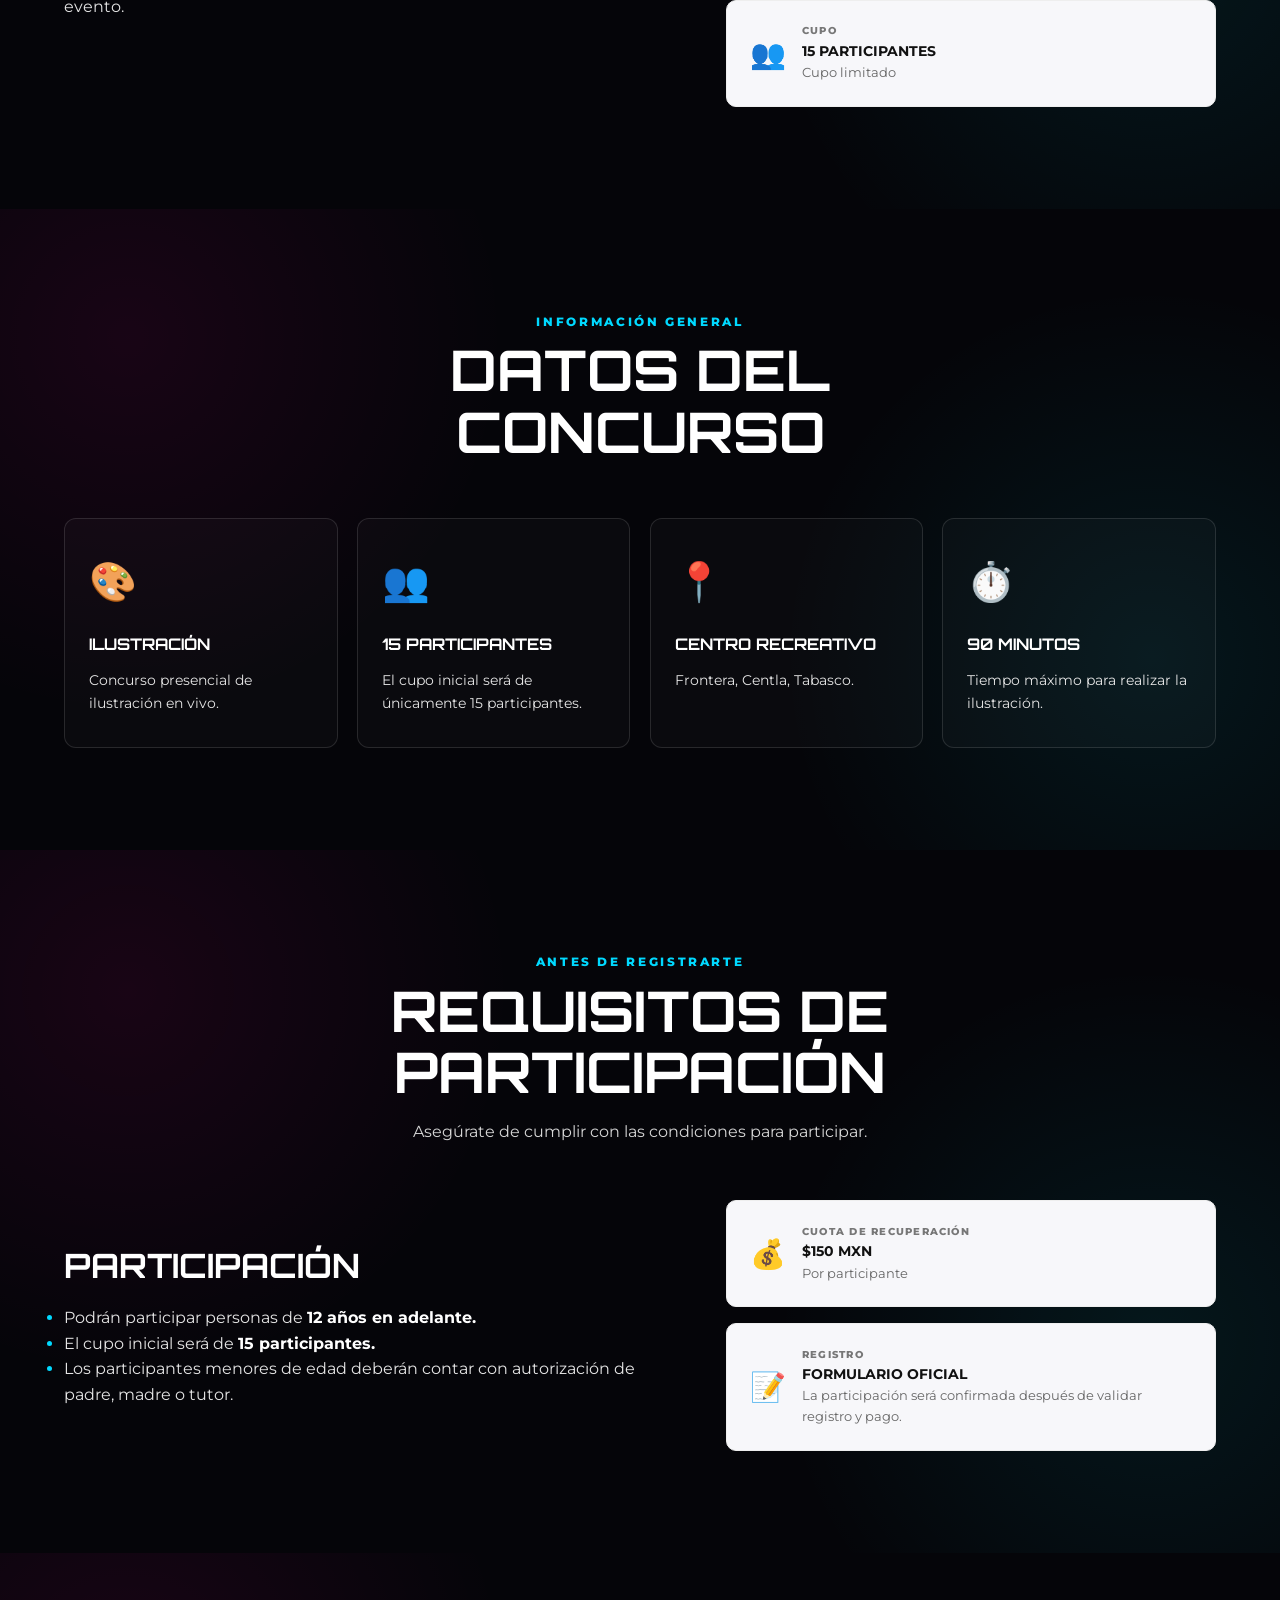
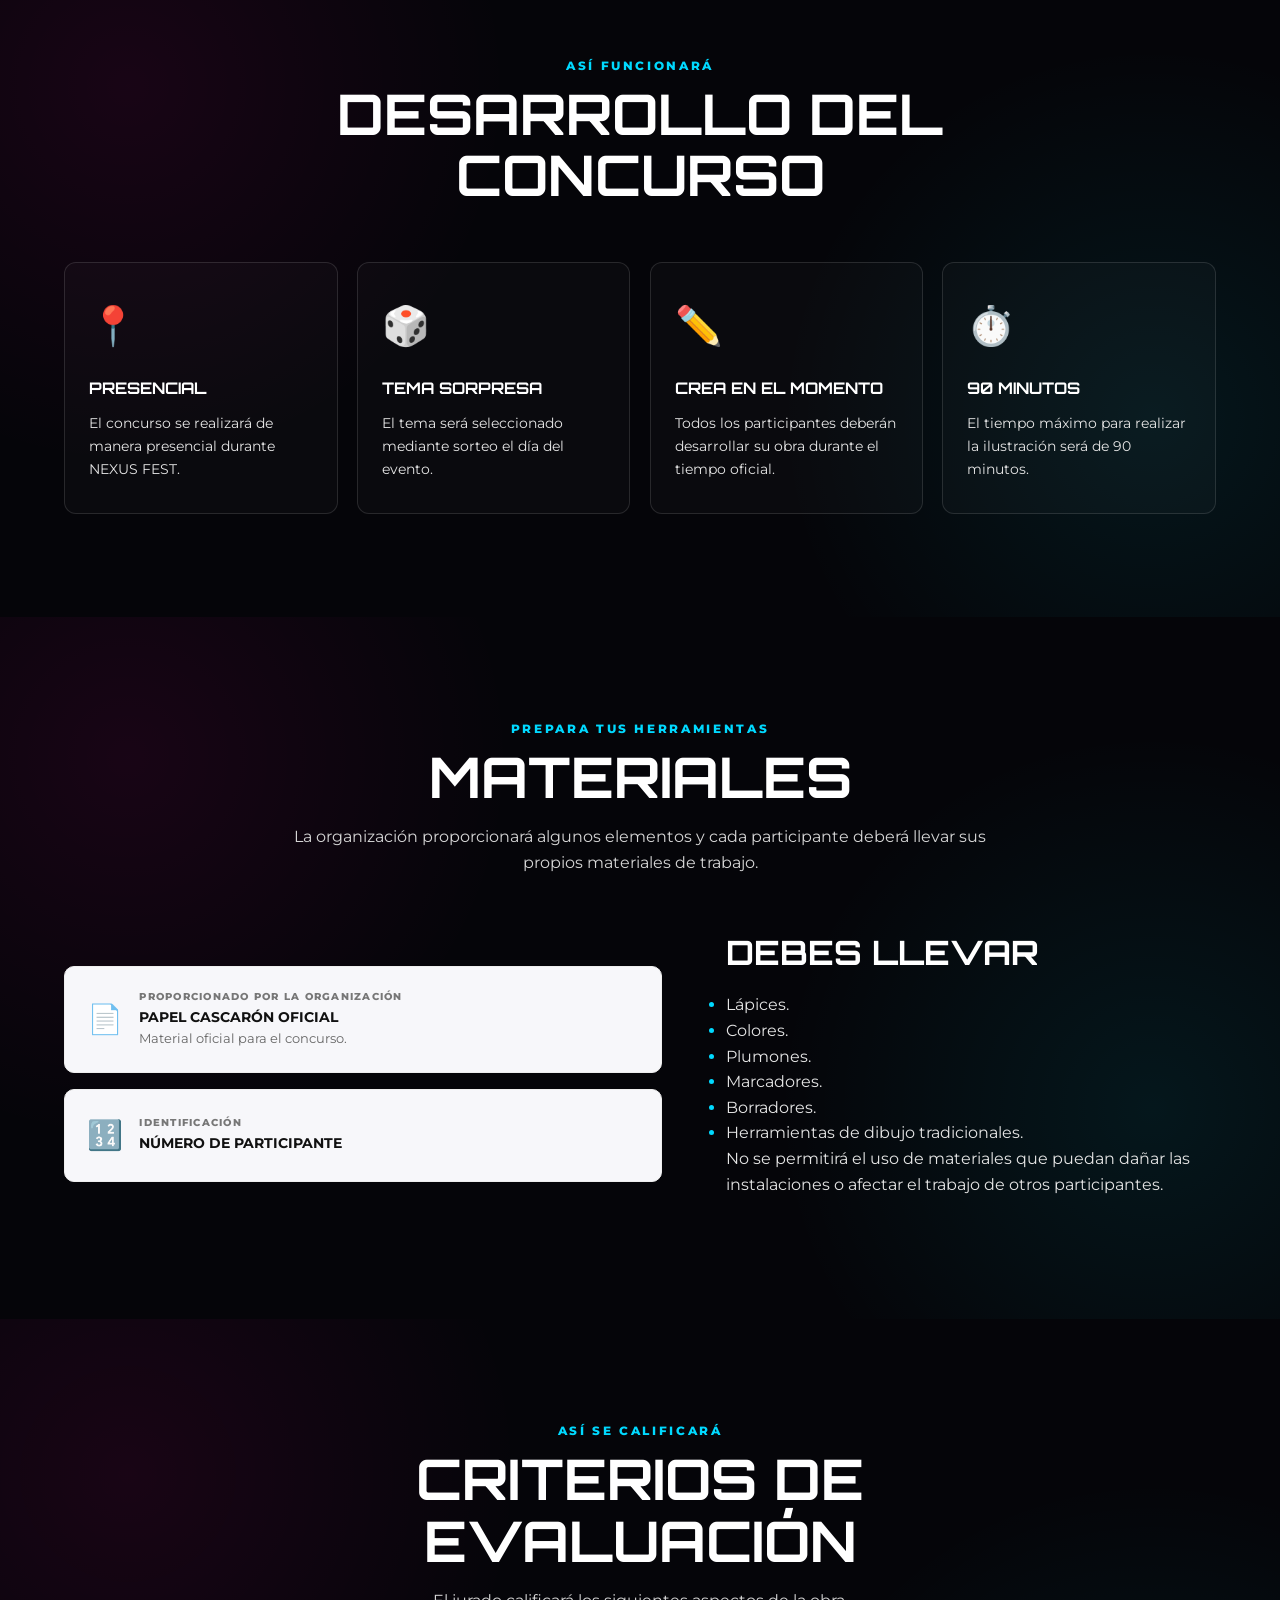
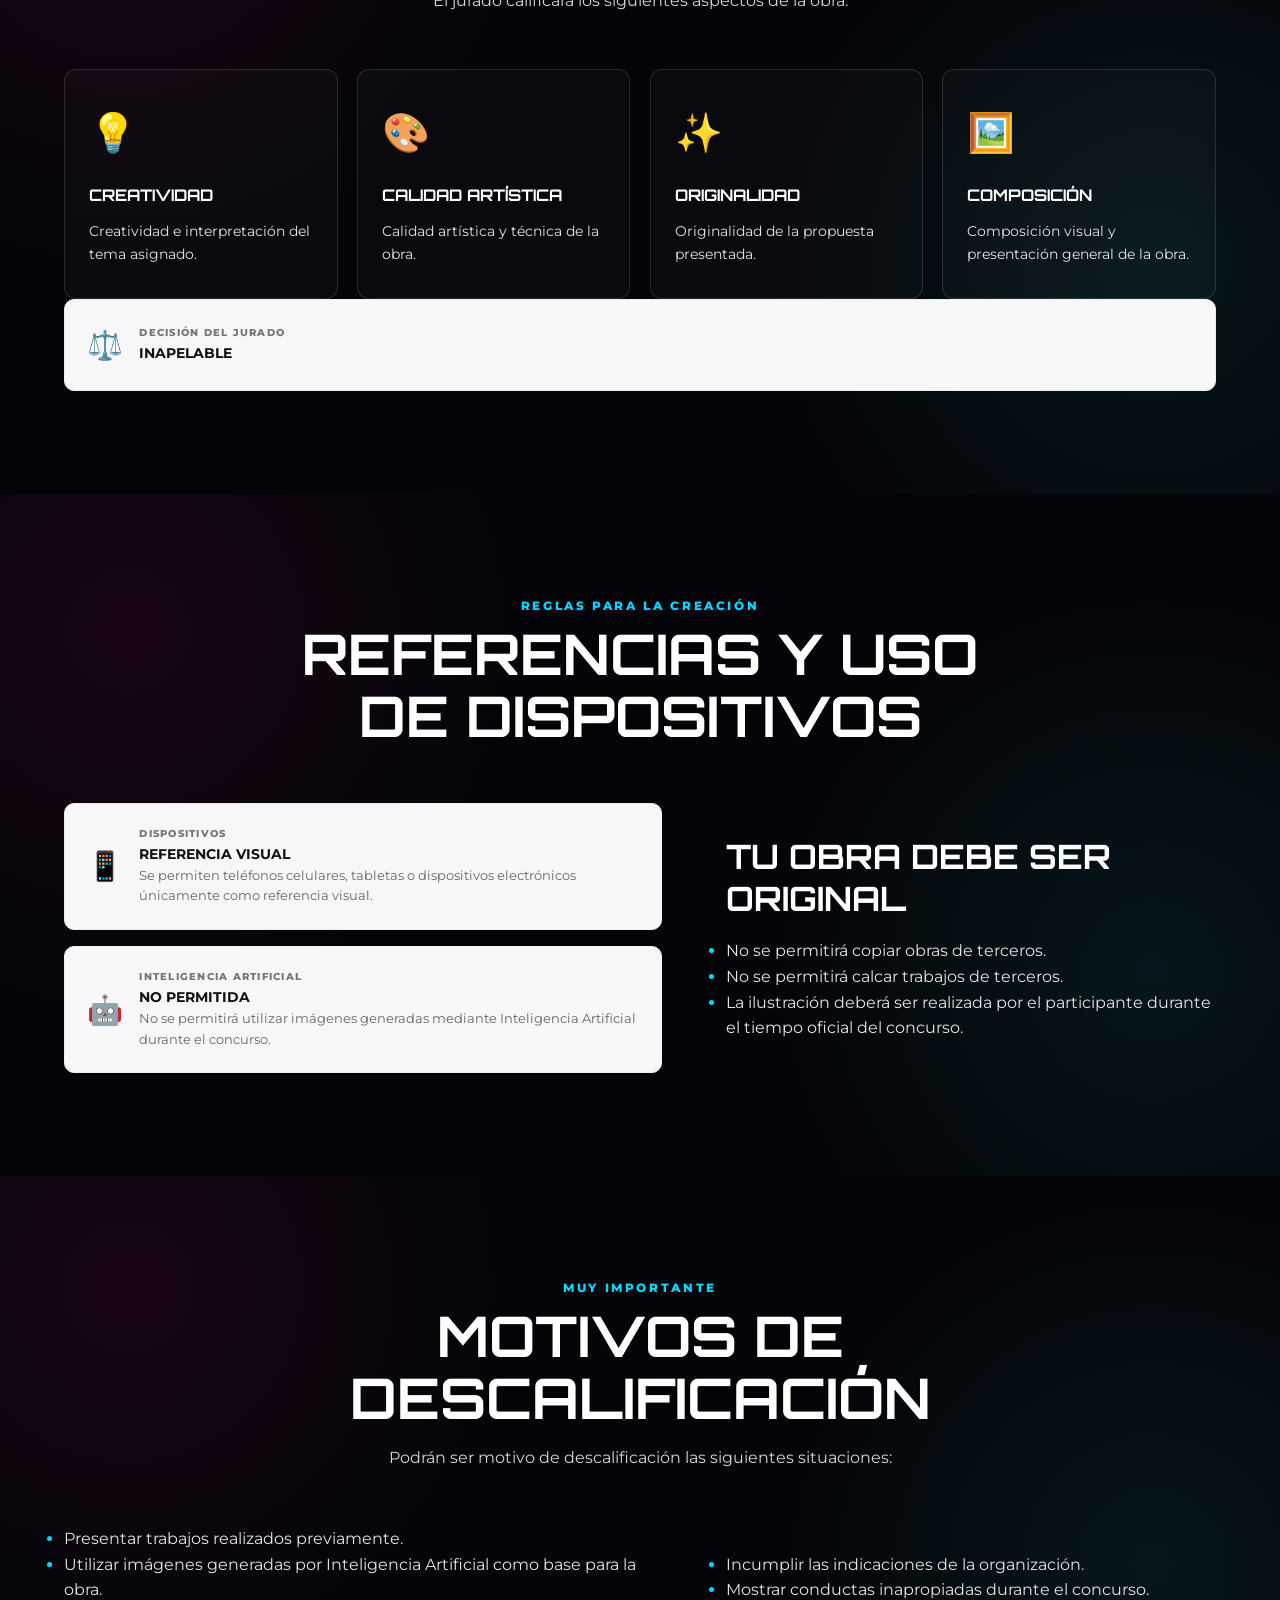
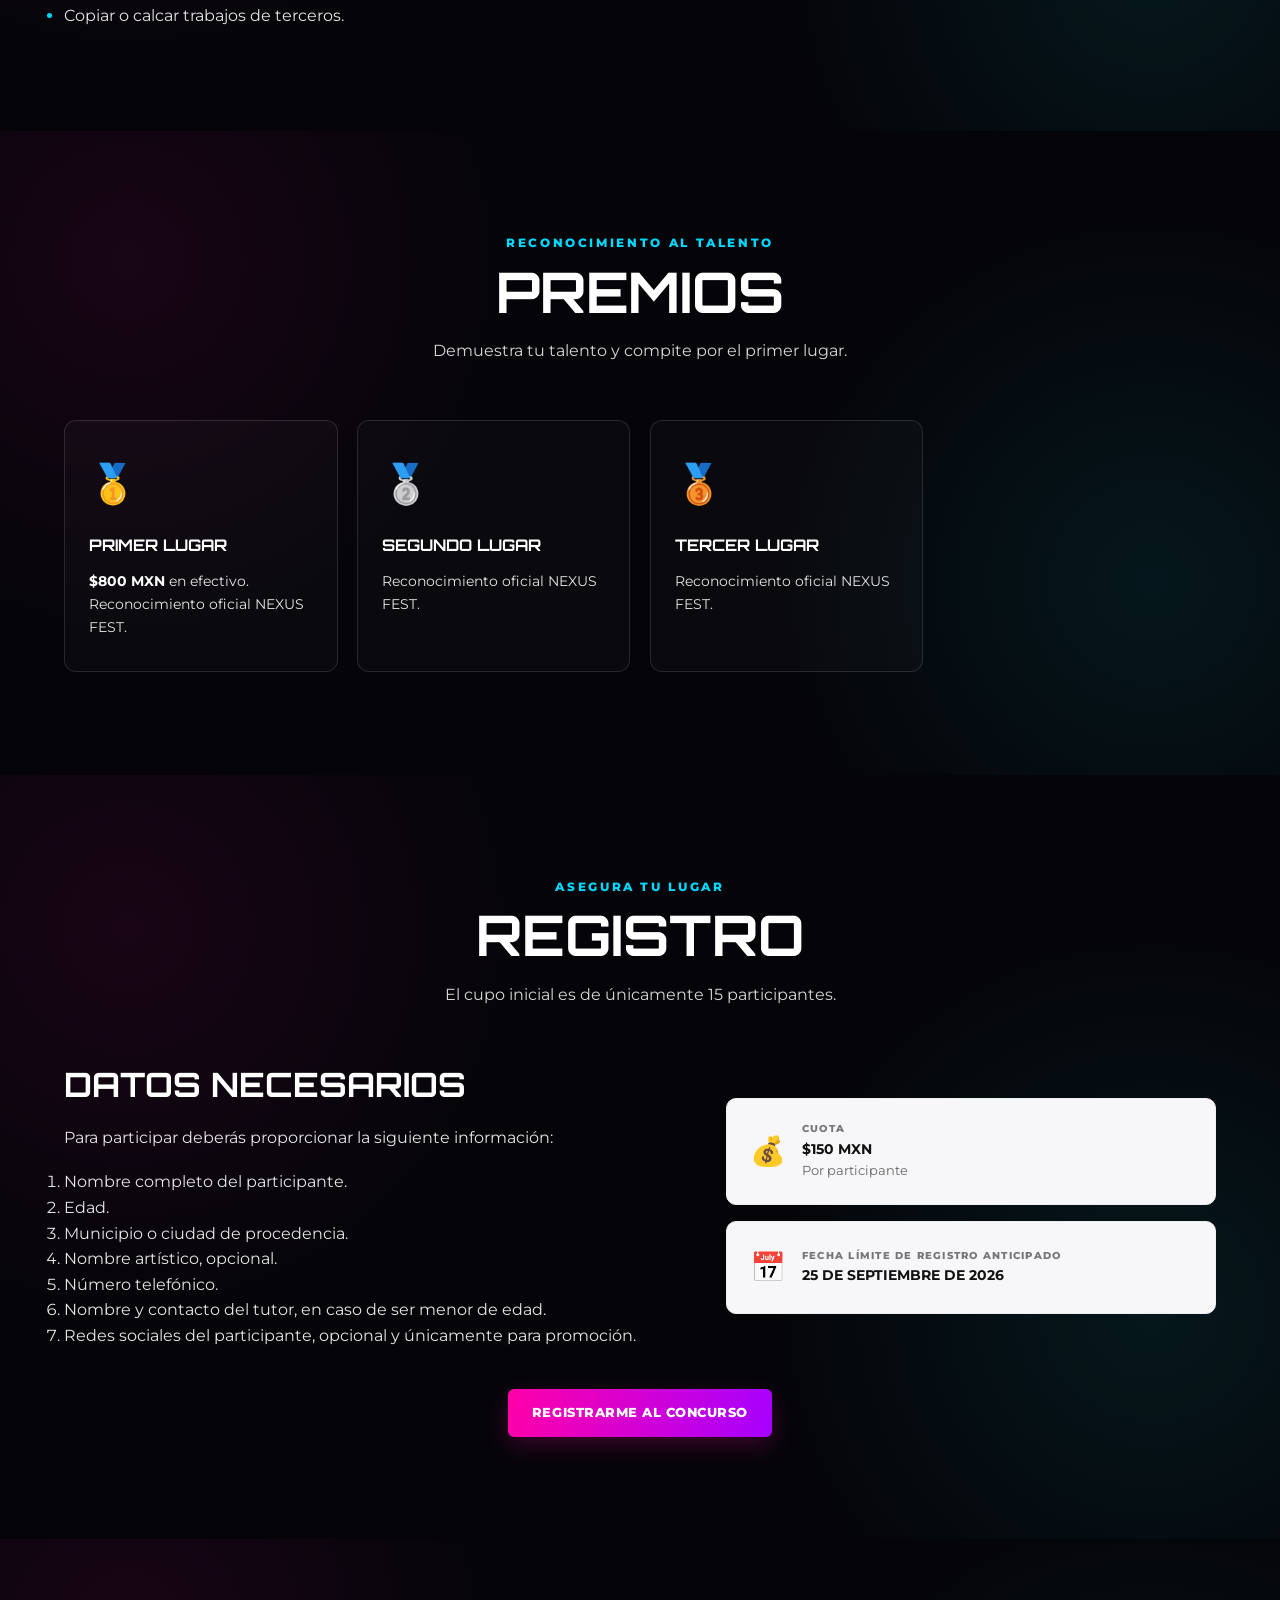
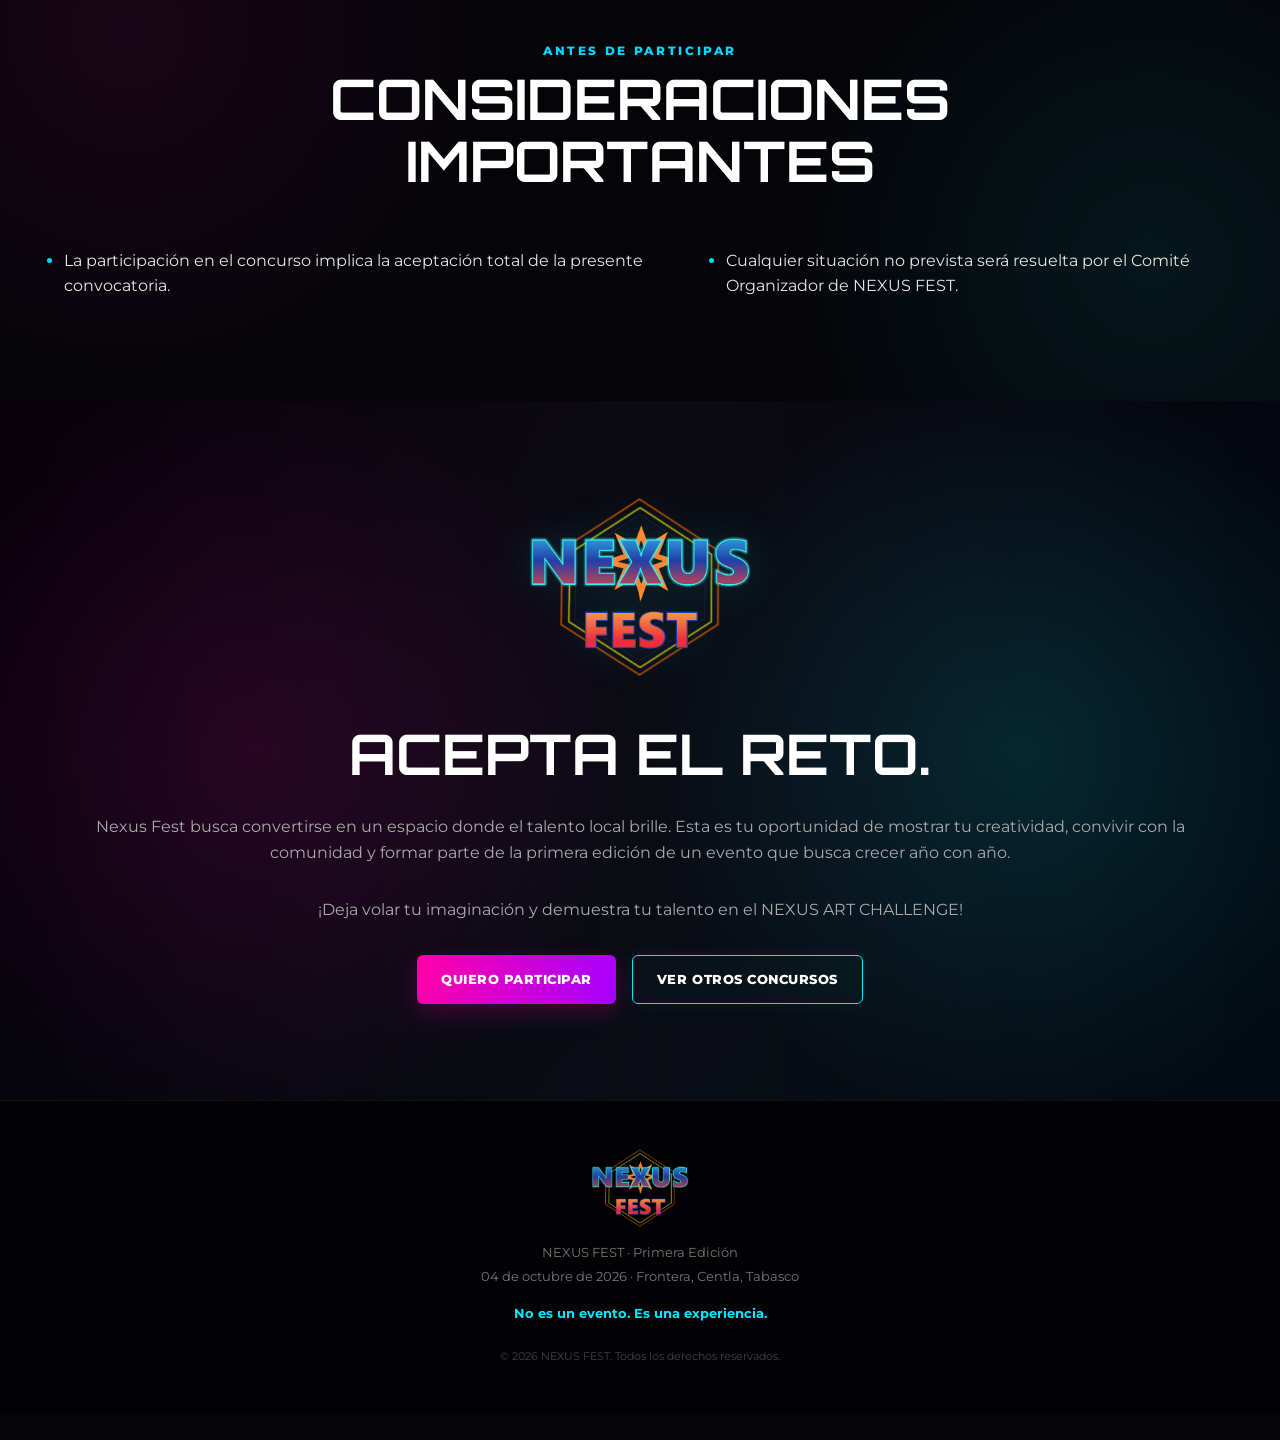
<file: nexus-art-challenge.html>
<!DOCTYPE html>
<html lang="es">

<head>

    <meta charset="UTF-8">

    <meta
        name="viewport"
        content="width=device-width, initial-scale=1.0"
    >

    <meta
        name="description"
        content="NEXUS ART CHALLENGE — Concurso de ilustración en vivo de NEXUS FEST 2026. Demuestra tu creatividad, técnica y capacidad de adaptación a un tema sorpresa."
    >

    <meta
        name="theme-color"
        content="#050509"
    >

    <title>NEXUS ART CHALLENGE | NEXUS FEST</title>


    <!-- ========================= -->
    <!-- GOOGLE FONTS -->
    <!-- ========================= -->

    <link
        rel="preconnect"
        href="https://fonts.googleapis.com"
    >

    <link
        rel="preconnect"
        href="https://fonts.gstatic.com"
        crossorigin
    >

    <link
        href="https://fonts.googleapis.com/css2?family=Montserrat:wght@400;500;600;700;800;900&family=Orbitron:wght@500;600;700;800&display=swap"
        rel="stylesheet"
    >


    <!-- ========================= -->
    <!-- CSS -->
    <!-- ========================= -->

    <link
        rel="stylesheet"
        href="css/styles.css"
    >

</head>


<style>

    /*
    ========================================================
    SECCIONES CLARAS
    ========================================================
    */

    .section:not(.dark-section) {
        color: #202020;
    }


    .section:not(.dark-section) .section-heading h1,
    .section:not(.dark-section) .section-heading h2,
    .section:not(.dark-section) .section-heading h3 {
        color: #111111 !important;
        opacity: 1 !important;
    }


    .section:not(.dark-section) .section-heading p:not(.section-kicker) {
        color: #555555 !important;
        opacity: 1 !important;
    }


    .section:not(.dark-section) .event-text {
        color: #222222 !important;
        opacity: 1 !important;
    }


    .section:not(.dark-section) .event-text h3,
    .section:not(.dark-section) .event-text h4 {
        color: #111111 !important;
        opacity: 1 !important;
    }


    .section:not(.dark-section) .event-text p,
    .section:not(.dark-section) .event-text li {
        color: #333333 !important;
        opacity: 1 !important;
    }


    .section:not(.dark-section) .event-text strong {
        color: #111111 !important;
    }


    .section:not(.dark-section) .event-text ul {
        color: #333333 !important;
    }


    .section:not(.dark-section) .section-kicker {
        color: #00d9ff !important;
        opacity: 1 !important;
    }


    /*
    ========================================================
    LISTAS DE SECCIONES CLARAS
    ========================================================
    */

    .section:not(.dark-section) .event-text ul li::marker {
        color: #00bcd4;
    }


    /*
    ========================================================
    SECCIONES OSCURAS
    ========================================================
    */

    .dark-section {
        color: #ffffff;
    }


    .dark-section .section-heading h1,
    .dark-section .section-heading h2,
    .dark-section .section-heading h3 {
        color: #ffffff !important;
        opacity: 1 !important;
    }


    .dark-section .section-heading p:not(.section-kicker) {
        color: #d6d6d6 !important;
        opacity: 1 !important;
    }


    .dark-section .event-text {
        color: #eeeeee !important;
        opacity: 1 !important;
    }


    .dark-section .event-text h3,
    .dark-section .event-text h4 {
        color: #ffffff !important;
        opacity: 1 !important;
    }


    .dark-section .event-text p,
    .dark-section .event-text li {
        color: #e5e5e5 !important;
        opacity: 1 !important;
    }


    .dark-section .event-text strong {
        color: #ffffff !important;
    }


    .dark-section .section-kicker {
        color: #00d9ff !important;
        opacity: 1 !important;
    }


    .dark-section .event-text ul li::marker {
        color: #00d9ff;
    }


    /*
    ========================================================
    CUADROS BLANCOS
    ========================================================
    */

    .info-card {
        color: #222222 !important;
        opacity: 1 !important;
    }


    .info-card small {
        color: #777777 !important;
        opacity: 1 !important;
    }


    .info-card strong {
        color: #111111 !important;
        opacity: 1 !important;
    }


    .info-card em {
        color: #666666 !important;
        opacity: 1 !important;
    }


    /*
    ========================================================
    TARJETAS OSCURAS DE EXPERIENCIA
    ========================================================
    */

    .experience-card h3 {
        color: #ffffff !important;
        opacity: 1 !important;
    }


    .experience-card p {
        color: #e5e5e5 !important;
        opacity: 1 !important;
    }


    .experience-card strong {
        color: #ffffff !important;
    }


    /*
    ========================================================
    BOTONES
    ========================================================
    */

    .btn {
        opacity: 1 !important;
    }


    /*
    ========================================================
    CORRECCIÓN ESPECÍFICA PARA SECCIONES CLARAS
    ========================================================
    */

    #informacion .event-text,
    #informacion .event-text p,

    .section:not(.dark-section) .event-text,
    .section:not(.dark-section) .event-text p,
    .section:not(.dark-section) .event-text li,

    .section:not(.dark-section) .event-text h3 {
        color: #222222 !important;
        opacity: 1 !important;
    }


    /*
    ========================================================
    MOBILE
    ========================================================
    */

    @media (max-width: 768px) {

        .section:not(.dark-section) .event-text,
        .section:not(.dark-section) .event-text p,
        .section:not(.dark-section) .event-text li {
            color: #222222 !important;
            opacity: 1 !important;
        }


        .dark-section .event-text,
        .dark-section .event-text p,
        .dark-section .event-text li {
            color: #eeeeee !important;
            opacity: 1 !important;
        }

    }

</style>



<body>


    <!-- ========================= -->
    <!-- HEADER -->
    <!-- ========================= -->

    <header class="header">

        <div class="container nav">


            <!-- LOGO -->

            <a
                href="index.html"
                class="logo"
            >

                <img
                    src="assets/img/logo-nexus-fest-sin-fondo.png"
                    alt="NEXUS FEST"
                >

            </a>


            <!-- BOTÓN MENÚ MÓVIL -->

            <button
                class="menu-toggle"
                id="menuToggle"
                aria-label="Abrir menú"
                aria-expanded="false"
                type="button"
            >

                <span></span>
                <span></span>
                <span></span>

            </button>


            <!-- NAVEGACIÓN -->

            <nav
                class="nav-menu"
                id="navMenu"
            >

                <ul class="nav-links">

                    <li>
                        <a href="index.html">
                            Inicio
                        </a>
                    </li>

                    <li>
                        <a href="index.html#evento">
                            Evento
                        </a>
                    </li>

                    <li>
                        <a
                            href="concursos.html"
                            class="active"
                        >
                            Concursos
                        </a>
                    </li>

                    <li>
                        <a href="index.html#stands">
                            Stands
                        </a>
                    </li>

                    <li>
                        <a href="index.html#acceso">
                            Acceso
                        </a>
                    </li>

                    <li>
                        <a href="index.html#ubicacion">
                            Ubicación
                        </a>
                    </li>

                </ul>

            </nav>

        </div>

    </header>



    <!-- ========================= -->
    <!-- CONTENIDO PRINCIPAL -->
    <!-- ========================= -->

    <main>


        <!-- ========================= -->
        <!-- HERO -->
        <!-- ========================= -->

        <section class="hero">

            <div class="hero-background"></div>

            <div class="container hero-content">


                <div class="hero-logo">

                    <img
                        src="assets/img/logo-nexus-fest-sin-fondo.png"
                        alt="NEXUS FEST"
                    >

                </div>


                <p class="hero-edition">
                    CONCURSO OFICIAL
                </p>


                <h1>

                    NEXUS ART

                    <span>
                        CHALLENGE.
                    </span>

                </h1>


                <p class="hero-description">

                    ¿Tienes talento para el dibujo
                    y la ilustración?

                    Pon a prueba tu creatividad,
                    técnica y capacidad de adaptación
                    a un tema sorpresa.

                </p>


                <div class="hero-buttons">

                    <a
                        href="#registro"
                        class="btn btn-primary"
                    >
                        QUIERO PARTICIPAR
                    </a>


                    <a
                        href="concursos.html"
                        class="btn btn-outline"
                    >
                        VOLVER A CONCURSOS
                    </a>

                </div>


                <div class="hero-date">

                    <span>
                        NEXUS FEST 2026
                    </span>

                    <strong>
                        CENTRO RECREATIVO · FRONTERA, TABASCO
                    </strong>

                </div>

            </div>

        </section>



        <!-- ========================= -->
        <!-- PRESENTACIÓN -->
        <!-- ========================= -->

 <section
        class="section dark-section"
        id="inscripcion">

        <div class="container">


            <div class="section-heading">

                <p class="section-kicker">
                        DEMUESTRA TU TALENTO
                    </p>

                    <h2>
                        NEXUS ART CHALLENGE
                    </h2>

                    <p>

                        Nexus Fest invita a artistas,
                        dibujantes y creativos a participar
                        en un concurso de ilustración en vivo,
                        donde pondrán a prueba su creatividad,
                        técnica y capacidad de adaptación
                        a un tema sorpresa.

                    </p>

                </div>


                <div class="event-grid">


                    <div class="event-text">

                        <h3>
                            MÁS QUE UN CONCURSO.
                        </h3>


                        <p>

                            Esta es una oportunidad para
                            mostrar tu creatividad, convivir
                            con la comunidad y demostrar
                            tu talento artístico frente
                            a un desafío inesperado.

                        </p>


                        <p>

                            El tema de la ilustración será
                            seleccionado mediante sorteo
                            el día del evento.

                        </p>

                    </div>


                    <div class="event-info">


                        <div class="info-card">

                            <span>
                                🎨
                            </span>

                            <div>

                                <small>
                                    CONCURSO
                                </small>

                                <strong>
                                    ILUSTRACIÓN EN VIVO
                                </strong>

                            </div>

                        </div>


                        <div class="info-card">

                            <span>
                                🎲
                            </span>

                            <div>

                                <small>
                                    TEMA
                                </small>

                                <strong>
                                    SORPRESA
                                </strong>

                                <em>
                                    Seleccionado mediante sorteo
                                </em>

                            </div>

                        </div>


                        <div class="info-card">

                            <span>
                                👥
                            </span>

                            <div>

                                <small>
                                    CUPO
                                </small>

                                <strong>
                                    15 PARTICIPANTES
                                </strong>

                                <em>
                                    Cupo limitado
                                </em>

                            </div>

                        </div>


                    </div>

                </div>

            </div>

        </section>



        <!-- ========================= -->
        <!-- DATOS GENERALES -->
        <!-- ========================= -->

        <section class="section dark-section">

            <div class="container">


                <div class="section-heading light">

                    <p class="section-kicker">
                        INFORMACIÓN GENERAL
                    </p>

                    <h2>
                        DATOS DEL CONCURSO
                    </h2>

                </div>


                <div class="experience-grid">


                    <article class="experience-card">

                        <div class="experience-icon">
                            🎨
                        </div>

                        <h3>
                            ILUSTRACIÓN
                        </h3>

                        <p>
                            Concurso presencial de
                            ilustración en vivo.
                        </p>

                    </article>


                    <article class="experience-card">

                        <div class="experience-icon">
                            👥
                        </div>

                        <h3>
                            15 PARTICIPANTES
                        </h3>

                        <p>
                            El cupo inicial será de
                            únicamente 15 participantes.
                        </p>

                    </article>


                    <article class="experience-card">

                        <div class="experience-icon">
                            📍
                        </div>

                        <h3>
                            CENTRO RECREATIVO
                        </h3>

                        <p>
                            Frontera, Centla, Tabasco.
                        </p>

                    </article>


                    <article class="experience-card">

                        <div class="experience-icon">
                            ⏱️
                        </div>

                        <h3>
                            90 MINUTOS
                        </h3>

                        <p>
                            Tiempo máximo para realizar
                            la ilustración.
                        </p>

                    </article>


                </div>

            </div>

        </section>



        <!-- ========================= -->
        <!-- REQUISITOS -->
        <!-- ========================= -->

        <section class="section dark-section">

            <div class="container">


                <div class="section-heading">

                    <p class="section-kicker">
                        ANTES DE REGISTRARTE
                    </p>

                    <h2>
                        REQUISITOS DE PARTICIPACIÓN
                    </h2>

                    <p>
                        Asegúrate de cumplir con las
                        condiciones para participar.
                    </p>

                </div>


                <div class="event-grid">


                    <div class="event-text">

                        <h3>
                            PARTICIPACIÓN
                        </h3>

                        <ul>

                            <li>
                                Podrán participar personas
                                de <strong>12 años en adelante.</strong>
                            </li>

                            <li>
                                El cupo inicial será de
                                <strong>15 participantes.</strong>
                            </li>

                            <li>
                                Los participantes menores
                                de edad deberán contar con
                                autorización de padre,
                                madre o tutor.
                            </li>

                        </ul>

                    </div>


                    <div class="event-info">

                        <div class="info-card">

                            <span>
                                💰
                            </span>

                            <div>

                                <small>
                                    CUOTA DE RECUPERACIÓN
                                </small>

                                <strong>
                                    $150 MXN
                                </strong>

                                <em>
                                    Por participante
                                </em>

                            </div>

                        </div>


                        <div class="info-card">

                            <span>
                                📝
                            </span>

                            <div>

                                <small>
                                    REGISTRO
                                </small>

                                <strong>
                                    FORMULARIO OFICIAL
                                </strong>

                                <em>
                                    La participación será confirmada
                                    después de validar registro y pago.
                                </em>

                            </div>

                        </div>

                    </div>

                </div>

            </div>

        </section>



        <!-- ========================= -->
        <!-- DESARROLLO -->
        <!-- ========================= -->

        <section class="section dark-section">

            <div class="container">


                <div class="section-heading light">

                    <p class="section-kicker">
                        ASÍ FUNCIONARÁ
                    </p>

                    <h2>
                        DESARROLLO DEL CONCURSO
                    </h2>

                </div>


                <div class="experience-grid">


                    <article class="experience-card">

                        <div class="experience-icon">
                            📍
                        </div>

                        <h3>
                            PRESENCIAL
                        </h3>

                        <p>
                            El concurso se realizará
                            de manera presencial durante
                            NEXUS FEST.
                        </p>

                    </article>


                    <article class="experience-card">

                        <div class="experience-icon">
                            🎲
                        </div>

                        <h3>
                            TEMA SORPRESA
                        </h3>

                        <p>
                            El tema será seleccionado
                            mediante sorteo el día
                            del evento.
                        </p>

                    </article>


                    <article class="experience-card">

                        <div class="experience-icon">
                            ✏️
                        </div>

                        <h3>
                            CREA EN EL MOMENTO
                        </h3>

                        <p>
                            Todos los participantes
                            deberán desarrollar su obra
                            durante el tiempo oficial.
                        </p>

                    </article>


                    <article class="experience-card">

                        <div class="experience-icon">
                            ⏱️
                        </div>

                        <h3>
                            90 MINUTOS
                        </h3>

                        <p>
                            El tiempo máximo para realizar
                            la ilustración será de 90 minutos.
                        </p>

                    </article>


                </div>

            </div>

        </section>



        <!-- ========================= -->
        <!-- MATERIALES -->
        <!-- ========================= -->

        <section class="section dark-section">

            <div class="container">


                <div class="section-heading">

                    <p class="section-kicker">
                        PREPARA TUS HERRAMIENTAS
                    </p>

                    <h2>
                        MATERIALES
                    </h2>

                    <p>
                        La organización proporcionará algunos
                        elementos y cada participante deberá
                        llevar sus propios materiales de trabajo.
                    </p>

                </div>


                <div class="event-grid">


                    <div class="event-info">

                        <div class="info-card">

                            <span>
                                📄
                            </span>

                            <div>

                                <small>
                                    PROPORCIONADO POR LA ORGANIZACIÓN
                                </small>

                                <strong>
                                    PAPEL CASCARÓN OFICIAL
                                </strong>

                                <em>
                                    Material oficial para el concurso.
                                </em>

                            </div>

                        </div>


                        <div class="info-card">

                            <span>
                                🔢
                            </span>

                            <div>

                                <small>
                                    IDENTIFICACIÓN
                                </small>

                                <strong>
                                    NÚMERO DE PARTICIPANTE
                                </strong>

                            </div>

                        </div>

                    </div>


                    <div class="event-text">

                        <h3>
                            DEBES LLEVAR
                        </h3>

                        <ul>

                            <li>
                                Lápices.
                            </li>

                            <li>
                                Colores.
                            </li>

                            <li>
                                Plumones.
                            </li>

                            <li>
                                Marcadores.
                            </li>

                            <li>
                                Borradores.
                            </li>

                            <li>
                                Herramientas de dibujo tradicionales.
                            </li>

                        </ul>

                        <p>

                            No se permitirá el uso de materiales
                            que puedan dañar las instalaciones
                            o afectar el trabajo de otros
                            participantes.

                        </p>

                    </div>


                </div>

            </div>

        </section>



        <!-- ========================= -->
        <!-- EVALUACIÓN -->
        <!-- ========================= -->

        <section class="section dark-section">

            <div class="container">


                <div class="section-heading light">

                    <p class="section-kicker">
                        ASÍ SE CALIFICARÁ
                    </p>

                    <h2>
                        CRITERIOS DE EVALUACIÓN
                    </h2>

                    <p>
                        El jurado calificará los siguientes
                        aspectos de la obra.
                    </p>

                </div>


                <div class="experience-grid">


                    <article class="experience-card">

                        <div class="experience-icon">
                            💡
                        </div>

                        <h3>
                            CREATIVIDAD
                        </h3>

                        <p>
                            Creatividad e interpretación
                            del tema asignado.
                        </p>

                    </article>


                    <article class="experience-card">

                        <div class="experience-icon">
                            🎨
                        </div>

                        <h3>
                            CALIDAD ARTÍSTICA
                        </h3>

                        <p>
                            Calidad artística y técnica
                            de la obra.
                        </p>

                    </article>


                    <article class="experience-card">

                        <div class="experience-icon">
                            ✨
                        </div>

                        <h3>
                            ORIGINALIDAD
                        </h3>

                        <p>
                            Originalidad de la propuesta
                            presentada.
                        </p>

                    </article>


                    <article class="experience-card">

                        <div class="experience-icon">
                            🖼️
                        </div>

                        <h3>
                            COMPOSICIÓN
                        </h3>

                        <p>
                            Composición visual y presentación
                            general de la obra.
                        </p>

                    </article>


                </div>


                <div class="event-info">

                    <div class="info-card">

                        <span>
                            ⚖️
                        </span>

                        <div>

                            <small>
                                DECISIÓN DEL JURADO
                            </small>

                            <strong>
                                INAPELABLE
                            </strong>

                        </div>

                    </div>

                </div>

            </div>

        </section>



        <!-- ========================= -->
        <!-- REFERENCIAS -->
        <!-- ========================= -->

        <section class="section dark-section">

            <div class="container">


                <div class="section-heading">

                    <p class="section-kicker">
                        REGLAS PARA LA CREACIÓN
                    </p>

                    <h2>
                        REFERENCIAS Y USO DE DISPOSITIVOS
                    </h2>

                </div>


                <div class="event-grid">


                    <div class="event-info">

                        <div class="info-card">

                            <span>
                                📱
                            </span>

                            <div>

                                <small>
                                    DISPOSITIVOS
                                </small>

                                <strong>
                                    REFERENCIA VISUAL
                                </strong>

                                <em>
                                    Se permiten teléfonos celulares,
                                    tabletas o dispositivos electrónicos
                                    únicamente como referencia visual.
                                </em>

                            </div>

                        </div>


                        <div class="info-card">

                            <span>
                                🤖
                            </span>

                            <div>

                                <small>
                                    INTELIGENCIA ARTIFICIAL
                                </small>

                                <strong>
                                    NO PERMITIDA
                                </strong>

                                <em>
                                    No se permitirá utilizar imágenes
                                    generadas mediante Inteligencia Artificial
                                    durante el concurso.
                                </em>

                            </div>

                        </div>

                    </div>


                    <div class="event-text">

                        <h3>
                            TU OBRA DEBE SER ORIGINAL
                        </h3>

                        <ul>

                            <li>
                                No se permitirá copiar obras de terceros.
                            </li>

                            <li>
                                No se permitirá calcar trabajos de terceros.
                            </li>

                            <li>
                                La ilustración deberá ser realizada por
                                el participante durante el tiempo oficial
                                del concurso.
                            </li>

                        </ul>

                    </div>


                </div>

            </div>

        </section>



        <!-- ========================= -->
        <!-- DESCALIFICACIÓN -->
        <!-- ========================= -->

        <section class="section dark-section">

            <div class="container">


                <div class="section-heading light">

                    <p class="section-kicker">
                        MUY IMPORTANTE
                    </p>

                    <h2>
                        MOTIVOS DE DESCALIFICACIÓN
                    </h2>

                    <p>
                        Podrán ser motivo de descalificación
                        las siguientes situaciones:
                    </p>

                </div>


                <div class="event-grid">


                    <div class="event-text">

                        <ul>

                            <li>
                                Presentar trabajos realizados previamente.
                            </li>

                            <li>
                                Utilizar imágenes generadas por
                                Inteligencia Artificial como base para la obra.
                            </li>

                            <li>
                                Copiar o calcar trabajos de terceros.
                            </li>

                        </ul>

                    </div>


                    <div class="event-text">

                        <ul>

                            <li>
                                Incumplir las indicaciones de la organización.
                            </li>

                            <li>
                                Mostrar conductas inapropiadas durante
                                el concurso.
                            </li>

                        </ul>

                    </div>


                </div>

            </div>

        </section>



        <!-- ========================= -->
        <!-- PREMIOS -->
        <!-- ========================= -->

        <section class="section dark-section">

            <div class="container">


                <div class="section-heading">

                    <p class="section-kicker">
                        RECONOCIMIENTO AL TALENTO
                    </p>

                    <h2>
                        PREMIOS
                    </h2>

                    <p>
                        Demuestra tu talento y compite
                        por el primer lugar.
                    </p>

                </div>


                <div class="experience-grid">


                    <article class="experience-card">

                        <div class="experience-icon">
                            🥇
                        </div>

                        <h3>
                            PRIMER LUGAR
                        </h3>

                        <p>

                            <strong>
                                $800 MXN
                            </strong>

                            en efectivo.

                        </p>

                        <p>
                            Reconocimiento oficial
                            NEXUS FEST.
                        </p>

                    </article>


                    <article class="experience-card">

                        <div class="experience-icon">
                            🥈
                        </div>

                        <h3>
                            SEGUNDO LUGAR
                        </h3>

                        <p>
                            Reconocimiento oficial
                            NEXUS FEST.
                        </p>

                    </article>


                    <article class="experience-card">

                        <div class="experience-icon">
                            🥉
                        </div>

                        <h3>
                            TERCER LUGAR
                        </h3>

                        <p>
                            Reconocimiento oficial
                            NEXUS FEST.
                        </p>

                    </article>


                </div>

            </div>

        </section>



        <!-- ========================= -->
        <!-- REGISTRO -->
        <!-- ========================= -->

        <section
            class="section dark-section"
            id="registro"
        >

            <div class="container">


                <div class="section-heading light">

                    <p class="section-kicker">
                        ASEGURA TU LUGAR
                    </p>

                    <h2>
                        REGISTRO
                    </h2>

                    <p>
                        El cupo inicial es de únicamente
                        15 participantes.
                    </p>

                </div>


                <div class="event-grid">


                    <div class="event-text">

                        <h3>
                            DATOS NECESARIOS
                        </h3>

                        <p>
                            Para participar deberás proporcionar
                            la siguiente información:
                        </p>

                        <ol>

                            <li>
                                Nombre completo del participante.
                            </li>

                            <li>
                                Edad.
                            </li>

                            <li>
                                Municipio o ciudad de procedencia.
                            </li>

                            <li>
                                Nombre artístico, opcional.
                            </li>

                            <li>
                                Número telefónico.
                            </li>

                            <li>
                                Nombre y contacto del tutor,
                                en caso de ser menor de edad.
                            </li>

                            <li>
                                Redes sociales del participante,
                                opcional y únicamente para promoción.
                            </li>

                        </ol>

                    </div>


                    <div class="event-info">


                        <div class="info-card">

                            <span>
                                💰
                            </span>

                            <div>

                                <small>
                                    CUOTA
                                </small>

                                <strong>
                                    $150 MXN
                                </strong>

                                <em>
                                    Por participante
                                </em>

                            </div>

                        </div>


                        <div class="info-card">

                            <span>
                                📅
                            </span>

                            <div>

                                <small>
                                    FECHA LÍMITE DE REGISTRO ANTICIPADO
                                </small>

                                <strong>
                                    25 DE SEPTIEMBRE DE 2026
                                </strong>

                            </div>

                        </div>


                    </div>

                </div>


                <div
                    class="cta-buttons"
                    style="margin-top: 40px;"
                >

                    <a
                        href="https://docs.google.com/forms/d/e/1FAIpQLSf1n4tKQU7Dcl7tVNpyPRWzIRqGTpYS-ZFe746ISwJBM8jgJg/viewform?usp=sharing&ouid=109071598075087128483"
                        target="_blank"
                        rel="noopener noreferrer"
                        class="btn btn-primary"
                    >
                        REGISTRARME AL CONCURSO
                    </a>

                </div>

            </div>

        </section>



        <!-- ========================= -->
        <!-- CONSIDERACIONES -->
        <!-- ========================= -->

        <section class="section dark-section">

            <div class="container">


                <div class="section-heading">

                    <p class="section-kicker">
                        ANTES DE PARTICIPAR
                    </p>

                    <h2>
                        CONSIDERACIONES IMPORTANTES
                    </h2>

                </div>


                <div class="event-grid">


                    <div class="event-text">

                        <ul>

                            <li>
                                La participación en el concurso
                                implica la aceptación total de
                                la presente convocatoria.
                            </li>

                        </ul>

                    </div>


                    <div class="event-text">

                        <ul>

                            <li>
                                Cualquier situación no prevista
                                será resuelta por el Comité
                                Organizador de NEXUS FEST.
                            </li>

                        </ul>

                    </div>


                </div>

            </div>

        </section>



        <!-- ========================= -->
        <!-- MENSAJE FINAL -->
        <!-- ========================= -->

        <section class="final-cta">

            <div class="container">


                <img
                    src="assets/img/logo-nexus-fest-sin-fondo.png"
                    alt="NEXUS FEST"
                    class="final-logo"
                >


                <h2>
                    ACEPTA EL RETO.
                </h2>


                <p>

                    Nexus Fest busca convertirse en un
                    espacio donde el talento local brille.

                    Esta es tu oportunidad de mostrar
                    tu creatividad, convivir con la comunidad
                    y formar parte de la primera edición
                    de un evento que busca crecer año con año.

                </p>


                <p>

                    ¡Deja volar tu imaginación y demuestra
                    tu talento en el NEXUS ART CHALLENGE!

                </p>


                <div class="cta-buttons">


                    <a
                        href="https://docs.google.com/forms/d/e/1FAIpQLSf1n4tKQU7Dcl7tVNpyPRWzIRqGTpYS-ZFe746ISwJBM8jgJg/viewform?usp=sharing&ouid=109071598075087128483"
                        target="_blank"
                        rel="noopener noreferrer"
                        class="btn btn-primary"
                    >
                        QUIERO PARTICIPAR
                    </a>


                    <a
                        href="concursos.html"
                        class="btn btn-outline"
                    >
                        VER OTROS CONCURSOS
                    </a>


                </div>

            </div>

        </section>


    </main>



    <!-- ========================= -->
    <!-- FOOTER -->
    <!-- ========================= -->

    <footer class="footer">

        <div class="container">


            <img
                src="assets/img/logo-nexus-fest-sin-fondo.png"
                alt="NEXUS FEST"
                class="footer-logo"
            >


            <p>
                NEXUS FEST · Primera Edición
            </p>


            <p>
                04 de octubre de 2026 ·
                Frontera, Centla, Tabasco
            </p>


            <p class="footer-slogan">
                No es un evento. Es una experiencia.
            </p>


            <small>
                © 2026 NEXUS FEST.
                Todos los derechos reservados.
            </small>


        </div>

    </footer>



    <!-- ========================= -->
    <!-- JAVASCRIPT -->
    <!-- ========================= -->

    <script src="js/main.js"></script>


</body>

</html>
```
</file>
<file: css/styles.css>
/* =========================================
   NEXUS FEST
   ESTILOS PRINCIPALES
   Primera Edición · 2026
========================================= */


/* =========================================
   RESET
========================================= */

* {
  margin: 0;
  padding: 0;
  box-sizing: border-box;
}

html {
  scroll-behavior: smooth;
  scroll-padding-top: 80px;
}

body {
  font-family: "Montserrat", sans-serif;
  background: #050509;
  color: #111;
  line-height: 1.6;
  overflow-x: hidden;
}

body::selection {
  background: var(--pink);
  color: #fff;
}

img {
  max-width: 100%;
  height: auto;
  display: block;
}

a {
  color: inherit;
}

button {
  font-family: inherit;
}

button:focus-visible,
a:focus-visible {
  outline: 2px solid var(--cyan);
  outline-offset: 4px;
}

.container {
  width: min(90%, 1200px);
  margin: 0 auto;
}


/* =========================================
   VARIABLES
========================================= */

:root {
  --black: #050509;
  --black-soft: #090910;
  --black-card: #11111a;

  --white: #ffffff;
  --gray: #b7b7c2;
  --gray-dark: #666;

  --cyan: #00eaff;
  --blue: #008cff;

  --pink: #ff00a8;
  --pink-light: #ff3fc5;

  --orange: #ff7a00;
  --yellow: #ffd000;

  --border: rgba(255, 255, 255, 0.12);

  --gradient-main:
    linear-gradient(
      120deg,
      #00eaff 0%,
      #008cff 45%,
      #ff00a8 100%
    );

  --gradient-warm:
    linear-gradient(
      120deg,
      #ff7a00,
      #ff00a8
    );

  --shadow-pink:
    0 12px 35px rgba(255, 0, 168, 0.22);

  --shadow-cyan:
    0 12px 35px rgba(0, 234, 255, 0.16);
}


/* =========================================
   HEADER
========================================= */

.header {
  position: sticky;
  top: 0;
  z-index: 1000;

  background: rgba(5, 5, 9, 0.94);

  border-bottom: 1px solid rgba(255, 255, 255, 0.08);

  backdrop-filter: blur(18px);
  -webkit-backdrop-filter: blur(18px);
}

.nav {
  min-height: 78px;

  display: flex;
  align-items: center;
  justify-content: space-between;

  gap: 2rem;
}


/* =========================================
   LOGO
========================================= */

.logo {
  display: flex;
  align-items: center;

  width: 150px;

  text-decoration: none;

  transition:
    transform 0.3s ease,
    filter 0.3s ease;
}

.logo:hover {
  transform: scale(1.03);

  filter:
    drop-shadow(0 0 10px rgba(0, 234, 255, 0.22));
}

.logo img {
  width: 100%;
  height: auto;
}


/* =========================================
   NAVEGACIÓN
========================================= */

.nav-menu {
  display: flex;
  align-items: center;
}

.nav-links {
  display: flex;
  align-items: center;

  gap: 1.7rem;

  list-style: none;
}

.nav-links a {
  position: relative;

  color: #fff;

  text-decoration: none;

  font-size: 0.82rem;
  font-weight: 700;

  letter-spacing: 0.04em;

  transition:
    color 0.3s ease;
}

.nav-links a::after {
  content: "";

  position: absolute;

  left: 0;
  bottom: -7px;

  width: 0;
  height: 2px;

  border-radius: 10px;

  background: var(--cyan);

  box-shadow:
    0 0 8px rgba(0, 234, 255, 0.7);

  transition:
    width 0.3s ease;
}

.nav-links a:hover {
  color: var(--cyan);
}

.nav-links a:hover::after {
  width: 100%;
}


/* =========================================
   MENÚ MÓVIL
========================================= */

.menu-toggle {
  display: none;

  width: 42px;
  height: 42px;

  border: 1px solid rgba(255, 255, 255, 0.2);
  border-radius: 8px;

  background: rgba(255, 255, 255, 0.025);

  cursor: pointer;

  flex-direction: column;
  align-items: center;
  justify-content: center;

  gap: 5px;

  transition:
    border-color 0.3s ease,
    background 0.3s ease;
}

.menu-toggle:hover {
  border-color: var(--cyan);
  background: rgba(0, 234, 255, 0.05);
}

.menu-toggle span {
  display: block;

  width: 22px;
  height: 2px;

  border-radius: 5px;

  background: #fff;

  transition:
    transform 0.3s ease,
    opacity 0.3s ease;
}

.menu-toggle.active span:nth-child(1) {
  transform: translateY(7px) rotate(45deg);
}

.menu-toggle.active span:nth-child(2) {
  opacity: 0;
}

.menu-toggle.active span:nth-child(3) {
  transform: translateY(-7px) rotate(-45deg);
}


/* =========================================
   HERO
========================================= */

.hero {
  position: relative;

  min-height: calc(100vh - 78px);

  display: flex;
  align-items: center;

  color: #fff;

  overflow: hidden;

  background:
    radial-gradient(
      circle at 15% 30%,
      rgba(255, 0, 168, 0.20),
      transparent 35%
    ),
    radial-gradient(
      circle at 85% 25%,
      rgba(0, 234, 255, 0.18),
      transparent 35%
    ),
    radial-gradient(
      circle at 50% 100%,
      rgba(255, 122, 0, 0.10),
      transparent 35%
    ),
    linear-gradient(
      135deg,
      #020207,
      #070013 50%,
      #02050a
    );
}


/* =========================================
   LUCES DECORATIVAS
========================================= */

.hero::before,
.hero::after {
  content: "";

  position: absolute;

  width: 500px;
  height: 500px;

  border-radius: 50%;

  filter: blur(100px);

  pointer-events: none;
}

.hero::before {
  background: rgba(255, 0, 168, 0.12);

  left: -250px;
  bottom: -200px;
}

.hero::after {
  background: rgba(0, 234, 255, 0.10);

  right: -250px;
  top: -200px;
}

.hero-background {
  position: absolute;

  inset: 0;

  pointer-events: none;

  opacity: 0.25;

  background-image:
    linear-gradient(
      rgba(255, 255, 255, 0.025) 1px,
      transparent 1px
    ),
    linear-gradient(
      90deg,
      rgba(255, 255, 255, 0.025) 1px,
      transparent 1px
    );

  background-size: 60px 60px;

  mask-image:
    linear-gradient(
      to bottom,
      black,
      transparent 85%
    );

  -webkit-mask-image:
    linear-gradient(
      to bottom,
      black,
      transparent 85%
    );
}


/* =========================================
   HERO CONTENT
========================================= */

.hero-content {
  position: relative;

  z-index: 2;

  max-width: 900px;

  margin: 0 auto;

  text-align: center;

  padding: 5rem 0;
}


/* =========================================
   HERO LOGO
========================================= */

.hero-logo {
  width: min(500px, 80%);

  margin: 0 auto 1rem;

  filter:
    drop-shadow(0 0 20px rgba(0, 234, 255, 0.18))
    drop-shadow(0 0 35px rgba(255, 0, 168, 0.08));
}

.hero-edition {
  color: var(--cyan);

  font-family: "Orbitron", sans-serif;

  font-size: 0.85rem;

  font-weight: 700;

  letter-spacing: 0.3em;

  margin-bottom: 1.5rem;

  text-shadow:
    0 0 12px rgba(0, 234, 255, 0.35);
}


/* =========================================
   HERO TITULO
========================================= */

.hero h1 {
  font-family: "Orbitron", sans-serif;

  font-size: clamp(2rem, 5vw, 4.2rem);

  line-height: 1.08;

  font-weight: 800;

  letter-spacing: -0.03em;
}

.hero h1 span {
  display: block;

  margin-top: 0.15em;

  background: var(--gradient-main);

  -webkit-background-clip: text;
  background-clip: text;

  color: transparent;
}


/* =========================================
   HERO DESCRIPCIÓN
========================================= */

.hero-description {
  max-width: 700px;

  margin: 1.5rem auto 2rem;

  color: #c8c8d2;

  font-size: clamp(1rem, 2vw, 1.15rem);
}


/* =========================================
   BOTONES
========================================= */

.hero-buttons {
  display: flex;

  justify-content: center;

  gap: 1rem;

  flex-wrap: wrap;
}

.btn {
  display: inline-flex;

  align-items: center;
  justify-content: center;

  min-height: 48px;

  padding: 0.8rem 1.5rem;

  border-radius: 6px;

  text-decoration: none;

  font-size: 0.82rem;

  font-weight: 800;

  letter-spacing: 0.04em;

  transition:
    transform 0.25s ease,
    box-shadow 0.25s ease,
    background 0.25s ease,
    border-color 0.25s ease;
}

.btn:hover {
  transform: translateY(-3px);
}

.btn-primary {
  color: #fff;

  background:
    linear-gradient(
      100deg,
      var(--pink),
      #a600ff
    );

  box-shadow:
    0 8px 25px rgba(255, 0, 168, 0.22);
}

.btn-primary:hover {
  box-shadow:
    0 12px 32px rgba(255, 0, 168, 0.38);
}

.btn-outline {
  color: #fff;

  background: rgba(0, 234, 255, 0.02);

  border: 1px solid var(--cyan);

  box-shadow:
    0 0 15px rgba(0, 234, 255, 0.08);
}

.btn-outline:hover {
  background: rgba(0, 234, 255, 0.10);

  box-shadow:
    0 0 25px rgba(0, 234, 255, 0.16);
}


/* =========================================
   HERO FECHA
========================================= */

.hero-date {
  margin-top: 3rem;

  display: flex;

  justify-content: center;

  gap: 1rem;

  flex-wrap: wrap;

  font-size: 0.8rem;

  letter-spacing: 0.08em;
}

.hero-date span {
  color: #fff;

  font-weight: 800;
}

.hero-date strong {
  color: var(--cyan);

  text-shadow:
    0 0 10px rgba(0, 234, 255, 0.22);
}


/* =========================================
   CUENTA REGRESIVA
========================================= */

.countdown-section {
  position: relative;

  padding: 4rem 0;

  text-align: center;

  color: #fff;

  background:
    linear-gradient(
      90deg,
      #09000b,
      #080813,
      #00080b
    );

  border-top: 1px solid var(--border);
  border-bottom: 1px solid var(--border);

  overflow: hidden;
}

.countdown-section::before {
  content: "";

  position: absolute;

  width: 300px;
  height: 300px;

  left: 50%;
  top: 50%;

  transform: translate(-50%, -50%);

  background: rgba(0, 234, 255, 0.04);

  filter: blur(80px);

  pointer-events: none;
}

.countdown-section .container {
  position: relative;
  z-index: 2;
}

.section-kicker {
  margin-bottom: 0.5rem;

  color: var(--cyan);

  font-size: 0.75rem;

  font-weight: 800;

  letter-spacing: 0.22em;
}

.countdown-section h2 {
  margin-bottom: 2rem;

  font-family: "Orbitron", sans-serif;

  font-size: clamp(1.8rem, 4vw, 2.5rem);
}

.countdown {
  display: flex;

  justify-content: center;

  gap: 1rem;

  flex-wrap: wrap;
}

.count-box {
  width: 120px;

  padding: 1.2rem 0.8rem;

  border: 1px solid rgba(0, 234, 255, 0.2);

  border-radius: 10px;

  background: rgba(255, 255, 255, 0.025);

  box-shadow:
    inset 0 0 20px rgba(0, 234, 255, 0.03),
    0 0 20px rgba(0, 0, 0, 0.15);

  transition:
    border-color 0.3s ease,
    transform 0.3s ease;
}

.count-box:hover {
  transform: translateY(-4px);

  border-color: rgba(0, 234, 255, 0.5);
}

.count-box strong {
  display: block;

  color: #fff;

  font-family: "Orbitron", sans-serif;

  font-size: 2rem;
}

.count-box span {
  color: var(--gray);

  font-size: 0.65rem;

  font-weight: 700;

  letter-spacing: 0.1em;
}


/* =========================================
   SECCIONES
========================================= */

.section {
  padding: clamp(4rem, 8vw, 7rem) 0;
}

.section-heading {
  max-width: 750px;

  margin: 0 auto 3.5rem;

  text-align: center;
}

.section-heading h2 {
  font-family: "Orbitron", sans-serif;

  font-size: clamp(2rem, 5vw, 3.5rem);

  line-height: 1.1;

  margin-bottom: 1rem;
}

.section-heading h2 span {
  color: var(--pink);
}

.section-heading > p:last-child {
  color: #666;

  font-size: 1rem;
}

.section-heading.light h2 {
  color: #fff;
}

.section-heading.light > p:last-child {
  color: #aaa;
}


/* =========================================
   EVENTO
========================================= */

.event-section {
  background: #fff;
}

.event-grid {
  display: grid;

  grid-template-columns:
    1.1fr
    0.9fr;

  gap: 4rem;

  align-items: center;
}

.event-text h3 {
  margin-bottom: 1.2rem;

  font-family: "Orbitron", sans-serif;

  font-size: clamp(1.5rem, 3vw, 2.1rem);

  line-height: 1.25;
}

.event-text p {
  margin-bottom: 1.2rem;

  color: #555555;
}

.text-link {
  display: inline-block;

  margin-top: 1rem;

  color: #e60093;

  font-weight: 800;

  text-decoration: none;

  transition:
    color 0.25s ease,
    transform 0.25s ease;
}

.text-link:hover {
  color: #ff00a8;

  transform: translateX(4px);
}

.event-info {
  display: grid;

  gap: 1rem;
}

.info-card {
  display: flex;

  gap: 1rem;

  align-items: center;

  padding: 1.4rem;

  border-radius: 10px;

  background: #f7f7fa;

  border: 1px solid #eee;

  transition:
    transform 0.3s ease,
    border-color 0.3s ease,
    box-shadow 0.3s ease;
}

.info-card:hover {
  transform: translateY(-3px);

  border-color: rgba(255, 0, 168, 0.18);

  box-shadow:
    0 12px 25px rgba(0, 0, 0, 0.05);
}

.info-card > span {
  font-size: 1.8rem;
}

.info-card small {
  display: block;

  color: #888;

  font-size: 0.65rem;

  font-weight: 800;

  letter-spacing: 0.12em;
}

.info-card strong {
  display: block;

  font-size: 0.9rem;
}

.info-card em {
  display: block;

  color: #777;

  font-size: 0.8rem;

  font-style: normal;
}


/* =========================================
   SECCIONES OSCURAS
========================================= */

.dark-section,
.stands-section {
  color: #fff;

  background:
    radial-gradient(
      circle at 10% 20%,
      rgba(255, 0, 168, 0.08),
      transparent 30%
    ),
    radial-gradient(
      circle at 90% 70%,
      rgba(0, 234, 255, 0.08),
      transparent 30%
    ),
    #050509;
}


/* =========================================
   EXPERIENCIA
========================================= */

.experience-grid {
  display: grid;

  grid-template-columns:
    repeat(4, 1fr);

  gap: 1.2rem;
}

.experience-card {
  position: relative;

  padding: 2rem 1.5rem;

  border: 1px solid var(--border);

  border-radius: 12px;

  background: rgba(255, 255, 255, 0.025);

  overflow: hidden;

  transition:
    transform 0.3s ease,
    border-color 0.3s ease,
    background 0.3s ease,
    box-shadow 0.3s ease;
}

.experience-card::before {
  content: "";

  position: absolute;

  left: 0;
  top: 0;

  width: 100%;
  height: 2px;

  background: var(--gradient-main);

  transform: scaleX(0);

  transform-origin: left;

  transition: transform 0.3s ease;
}

.experience-card:hover {
  transform: translateY(-7px);

  border-color: rgba(0, 234, 255, 0.4);

  background: rgba(255, 255, 255, 0.04);

  box-shadow:
    0 15px 35px rgba(0, 0, 0, 0.25);
}

.experience-card:hover::before {
  transform: scaleX(1);
}

.experience-icon {
  font-size: 2.4rem;

  margin-bottom: 1.2rem;
}

.experience-card h3 {
  margin-bottom: 0.7rem;

  font-family: "Orbitron", sans-serif;

  font-size: 1rem;
}

.experience-card p {
  color: #999;

  font-size: 0.9rem;
}


/* =========================================
   CONCURSOS
========================================= */

.contests-section {
  background:
    linear-gradient(
      180deg,
      #f5f5f8 0%,
      #ffffff 100%
    );
}

.contest-grid {
  display: grid;

  grid-template-columns:
    repeat(3, 1fr);

  gap: 1.4rem;
}

.contest-card {
  position: relative;

  overflow: hidden;

  min-height: 420px;

  padding: 2rem;

  border-radius: 14px;

  background: #fff;

  border: 1px solid #e5e5e8;

  transition:
    transform 0.3s ease,
    box-shadow 0.3s ease,
    border-color 0.3s ease;
}

.contest-card::before {
  content: "";

  position: absolute;

  left: 0;
  top: 0;

  width: 100%;
  height: 3px;

  background: var(--gradient-main);

  opacity: 0;

  transition: opacity 0.3s ease;
}

.contest-card:hover {
  transform: translateY(-7px);

  box-shadow:
    0 20px 40px rgba(0, 0, 0, 0.08);
}

.contest-card:hover::before {
  opacity: 1;
}

.contest-card.featured {
  border-color: rgba(255, 0, 168, 0.55);

  box-shadow:
    0 10px 30px rgba(255, 0, 168, 0.07);
}

.contest-number {
  position: absolute;

  right: 1rem;
  top: 0.5rem;

  color: rgba(0, 0, 0, 0.05);

  font-family: "Orbitron", sans-serif;

  font-size: 5rem;

  font-weight: 900;

  line-height: 1;
}

.contest-content {
  position: relative;

  z-index: 2;
}

.contest-tag {
  display: inline-block;

  margin-bottom: 1rem;

  color: #e60093;

  font-size: 0.7rem;

  font-weight: 800;

  letter-spacing: 0.15em;
}

.contest-content h3 {
  margin-bottom: 1rem;

  font-family: "Orbitron", sans-serif;

  font-size: 1.2rem;

  line-height: 1.25;
}

.contest-content p {
  margin-bottom: 1.2rem;

  color: #666;

  font-size: 0.9rem;
}

.contest-content ul {
  padding-left: 1.2rem;

  margin-bottom: 1.5rem;

  color: #555;

  font-size: 0.85rem;
}

.contest-content li {
  margin-bottom: 0.35rem;
}

.contest-link {
  display: inline-block;

  color: #111;

  font-size: 0.78rem;

  font-weight: 800;

  text-decoration: none;

  transition:
    color 0.25s ease,
    transform 0.25s ease;
}

.contest-link:hover {
  color: #e60093;

  transform: translateX(4px);
}


/* =========================================
   STANDS
========================================= */

.stands-content {
  display: grid;

  grid-template-columns:
    1fr
    1fr;

  gap: 4rem;

  align-items: center;
}

.stands-text h3 {
  margin-bottom: 1rem;

  color: #fff;

  font-family: "Orbitron", sans-serif;

  font-size: 2rem;
}

.stands-text p {
  max-width: 600px;

  margin-bottom: 1.5rem;

  color: #aaa;
}

.stands-list {
  display: grid;

  grid-template-columns:
    repeat(2, 1fr);

  gap: 1rem;
}

.stands-list div {
  padding: 1.2rem;

  border: 1px solid var(--border);

  border-radius: 8px;

  color: #ddd;

  background: rgba(255, 255, 255, 0.025);

  font-weight: 600;

  transition:
    transform 0.25s ease,
    border-color 0.25s ease,
    background 0.25s ease;
}

.stands-list div:hover {
  transform: translateY(-3px);

  border-color: rgba(0, 234, 255, 0.35);

  background: rgba(0, 234, 255, 0.035);
}


/* =========================================
   ACCESO
========================================= */

.access-section {
  background: #fff;
}

.access-box {
  position: relative;

  overflow: hidden;

  padding: clamp(3rem, 7vw, 5rem);

  border-radius: 20px;

  color: #fff;

  text-align: center;

  background:
    radial-gradient(
      circle at 20% 20%,
      rgba(255, 0, 168, 0.25),
      transparent 35%
    ),
    radial-gradient(
      circle at 80% 80%,
      rgba(0, 234, 255, 0.2),
      transparent 35%
    ),
    #08080f;

  box-shadow:
    0 25px 60px rgba(0, 0, 0, 0.12);
}

.access-box::after {
  content: "";

  position: absolute;

  inset: 1px;

  border-radius: 19px;

  border: 1px solid rgba(255, 255, 255, 0.06);

  pointer-events: none;
}

.access-box > * {
  position: relative;
  z-index: 2;
}

.access-box h2 {
  margin-bottom: 1rem;

  font-family: "Orbitron", sans-serif;

  font-size: clamp(2rem, 5vw, 3.5rem);
}

.access-box h2 span {
  color: var(--cyan);

  text-shadow:
    0 0 15px rgba(0, 234, 255, 0.25);
}

.access-box > p:not(.section-kicker) {
  color: #aaaaaa;
}

.access-details {
  display: flex;

  justify-content: center;

  gap: 1rem;

  margin-top: 3rem;

  flex-wrap: wrap;
}

.access-details div {
  min-width: 150px;

  padding: 1.3rem;

  border: 1px solid rgba(255, 255, 255, 0.12);

  border-radius: 10px;

  background: rgba(255, 255, 255, 0.035);

  transition:
    transform 0.25s ease,
    border-color 0.25s ease;
}

.access-details div:hover {
  transform: translateY(-4px);

  border-color: rgba(0, 234, 255, 0.35);
}

.access-details strong {
  display: block;

  color: #fff;

  font-family: "Orbitron", sans-serif;

  font-size: 1.5rem;
}

.access-details span {
  color: var(--cyan);

  font-size: 0.7rem;

  font-weight: 800;

  letter-spacing: 0.1em;
}


/* =========================================
   UBICACIÓN
========================================= */

.location-section {
  background:
    linear-gradient(
      180deg,
      #f5f5f8 0%,
      #ffffff 100%
    );
}

.location-box {
  min-height: 360px;

  display: flex;

  align-items: center;
  justify-content: center;

  border-radius: 15px;

  background:
    radial-gradient(
      circle at 50% 0%,
      rgba(0, 234, 255, 0.12),
      transparent 40%
    ),
    linear-gradient(
      135deg,
      #09090f,
      #12121d
    );

  overflow: hidden;

  box-shadow:
    0 20px 45px rgba(0, 0, 0, 0.10);
}

.location-info {
  padding: 3rem;

  text-align: center;

  color: #fff;
}

.location-icon {
  display: block;

  margin-bottom: 1rem;

  font-size: 3rem;

  filter:
    drop-shadow(0 0 10px rgba(255, 0, 168, 0.35));
}

.location-info h3 {
  margin-bottom: 0.5rem;

  font-family: "Orbitron", sans-serif;
}

.location-info p {
  margin-bottom: 1.5rem;

  color: #aaa;
}


/* =========================================
   CTA FINAL
========================================= */

.final-cta {
  position: relative;

  padding: 6rem 0;

  text-align: center;

  color: #fff;

  overflow: hidden;

  background:
    radial-gradient(
      circle at 20% 50%,
      rgba(255, 0, 168, 0.13),
      transparent 35%
    ),
    radial-gradient(
      circle at 80% 50%,
      rgba(0, 234, 255, 0.13),
      transparent 35%
    ),
    linear-gradient(
      135deg,
      #08000a,
      #020b12
    );
}

.final-cta::before {
  content: "";

  position: absolute;

  inset: 0;

  pointer-events: none;

  background:
    linear-gradient(
      90deg,
      transparent,
      rgba(255, 255, 255, 0.025),
      transparent
    );
}

.final-cta .container {
  position: relative;

  z-index: 2;
}

.final-logo {
  width: min(320px, 70%);

  margin: 0 auto 2rem;

  filter:
    drop-shadow(0 0 20px rgba(0, 234, 255, 0.15));
}

.final-cta h2 {
  font-family: "Orbitron", sans-serif;

  font-size: clamp(2rem, 5vw, 3.5rem);

  margin-bottom: 1rem;
}

.final-cta p {
  margin-bottom: 2rem;

  color: #aaa;
}

.cta-buttons {
  display: flex;

  justify-content: center;

  gap: 1rem;

  flex-wrap: wrap;
}


/* =========================================
   FOOTER
========================================= */

.footer {
  padding: 3rem 0;

  text-align: center;

  color: #777;

  background: #020204;

  border-top: 1px solid rgba(255, 255, 255, 0.06);
}

.footer-logo {
  width: 140px;

  margin: 0 auto 1rem;

  opacity: 0.95;
}

.footer p {
  margin-bottom: 0.25rem;

  font-size: 0.8rem;
}

.footer-slogan {
  margin-top: 1rem !important;

  color: var(--cyan);

  font-weight: 700;
}

.footer small {
  display: block;

  margin-top: 1.5rem;

  color: #444;

  font-size: 0.7rem;
}


/* =========================================
   TABLET
========================================= */

@media (max-width: 1024px) {

  .container {
    width: min(92%, 1200px);
  }

  .nav-links {
    gap: 1.1rem;
  }

  .nav-links a {
    font-size: 0.76rem;
  }

  .experience-grid {
    grid-template-columns:
      repeat(2, 1fr);
  }

  .event-grid {
    gap: 2.5rem;
  }

  .contest-grid {
    gap: 1rem;
  }

}


/* =========================================
   MOBILE
========================================= */

@media (max-width: 768px) {

  .nav {
    min-height: 68px;
  }

  .logo {
    width: 125px;
  }

  .menu-toggle {
    display: flex;
  }

  .nav-menu {
    position: absolute;

    top: 68px;
    left: 0;

    width: 100%;

    display: none;

    padding: 1rem 5% 1.5rem;

    background: rgba(5, 5, 9, 0.98);

    border-bottom: 1px solid rgba(255, 255, 255, 0.08);

    backdrop-filter: blur(18px);
    -webkit-backdrop-filter: blur(18px);
  }

  .nav-menu.active {
    display: block;
  }

  .nav-links {
    flex-direction: column;

    align-items: stretch;

    gap: 0;
  }

  .nav-links li {
    border-bottom: 1px solid rgba(255, 255, 255, 0.06);
  }

  .nav-links li:last-child {
    border-bottom: none;
  }

  .nav-links a {
    display: block;

    padding: 0.9rem 0;

    font-size: 0.82rem;
  }

  .nav-links a::after {
    display: none;
  }


  /* HERO */

  .hero {
    min-height: auto;
  }

  .hero-content {
    padding: 4rem 0;
  }

  .hero-logo {
    width: min(400px, 90%);
  }

  .hero-edition {
    font-size: 0.72rem;

    letter-spacing: 0.22em;
  }

  .hero-date {
    flex-direction: column;

    gap: 0.3rem;
  }


  /* EVENTO / STANDS */

  .event-grid,
  .stands-content {
    grid-template-columns: 1fr;

    gap: 2.5rem;
  }


  /* CONCURSOS */

  .contest-grid {
    grid-template-columns: 1fr;
  }


  /* EXPERIENCIA */

  .experience-grid {
    grid-template-columns:
      1fr 1fr;
  }


  /* STANDS */

  .stands-list {
    grid-template-columns:
      1fr 1fr;
  }


  /* CUENTA REGRESIVA */

  .count-box {
    width: 100px;
  }


  /* UBICACIÓN */

  .location-box {
    min-height: 320px;
  }

}


/* =========================================
   SMALL MOBILE
========================================= */

@media (max-width: 480px) {

  .container {
    width: min(92%, 1200px);
  }

  .section {
    padding: 3.5rem 0;
  }

  .section-heading {
    margin-bottom: 2.5rem;
  }

  .section-heading h2 {
    font-size: 1.9rem;
  }


  /* HERO */

  .hero h1 {
    font-size: 1.9rem;
  }

  .hero-description {
    font-size: 0.9rem;
  }

  .hero-content {
    padding: 3.5rem 0;
  }

  .hero-buttons {
    flex-direction: column;

    width: 100%;
  }

  .hero-buttons .btn {
    width: 100%;
  }

  .hero-date {
    font-size: 0.7rem;
  }


  /* EXPERIENCIA */

  .experience-grid {
    grid-template-columns: 1fr;
  }


  /* STANDS */

  .stands-list {
    grid-template-columns: 1fr;
  }


  /* CUENTA REGRESIVA */

  .countdown {
    gap: 0.5rem;
  }

  .count-box {
    width: 72px;

    padding: 0.8rem 0.3rem;
  }

  .count-box strong {
    font-size: 1.3rem;
  }

  .count-box span {
    font-size: 0.55rem;
  }


  /* ACCESO */

  .access-details {
    flex-direction: column;
  }

  .access-details div {
    width: 100%;
  }


  /* UBICACIÓN */

  .location-info {
    padding: 2rem 1rem;
  }

  .location-info .btn {
    width: 100%;
  }


  /* CTA */

  .cta-buttons {
    flex-direction: column;
  }

  .cta-buttons .btn {
    width: 100%;
  }


  /* FOOTER */

  .footer {
    padding: 2.5rem 0;
  }

}


/* =========================================
   REDUCIR ANIMACIONES SI EL USUARIO LO PIDE
========================================= */

@media (prefers-reduced-motion: reduce) {

  html {
    scroll-behavior: auto;
  }

  *,
  *::before,
  *::after {
    transition-duration: 0.01ms !important;
    animation-duration: 0.01ms !important;
    animation-iteration-count: 1 !important;
  }

}
</file>
